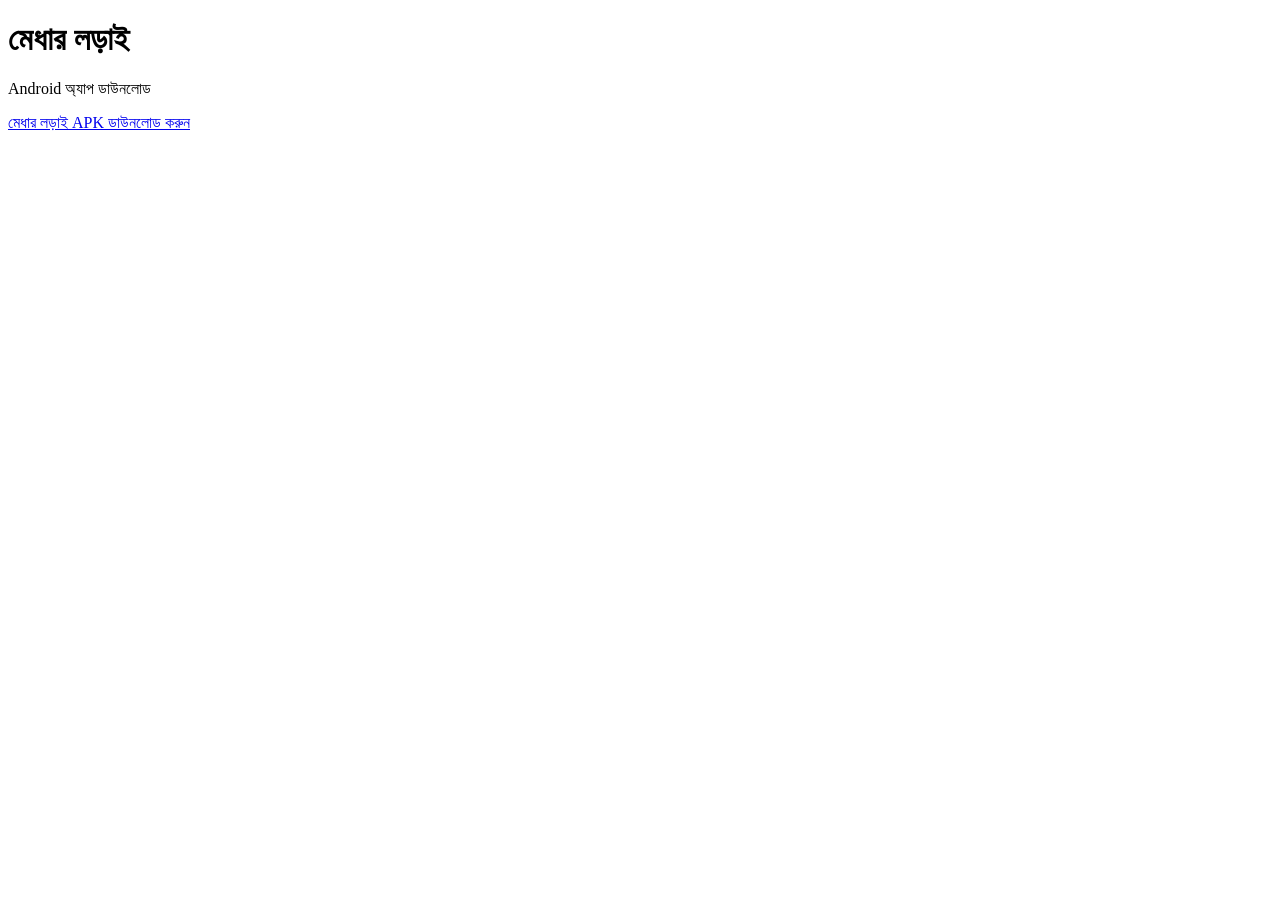
<file: download/index.html>
<!doctype html>
<html lang="bn"><head><meta charset="utf-8"><meta name="viewport" content="width=device-width, initial-scale=1"><title>মেধার লড়াই APK Download</title></head><body><h1>মেধার লড়াই</h1><p>Android অ্যাপ ডাউনলোড</p><p><a href="/download/medhar-lorai.apk" download>মেধার লড়াই APK ডাউনলোড করুন</a></p></body></html>
</file>
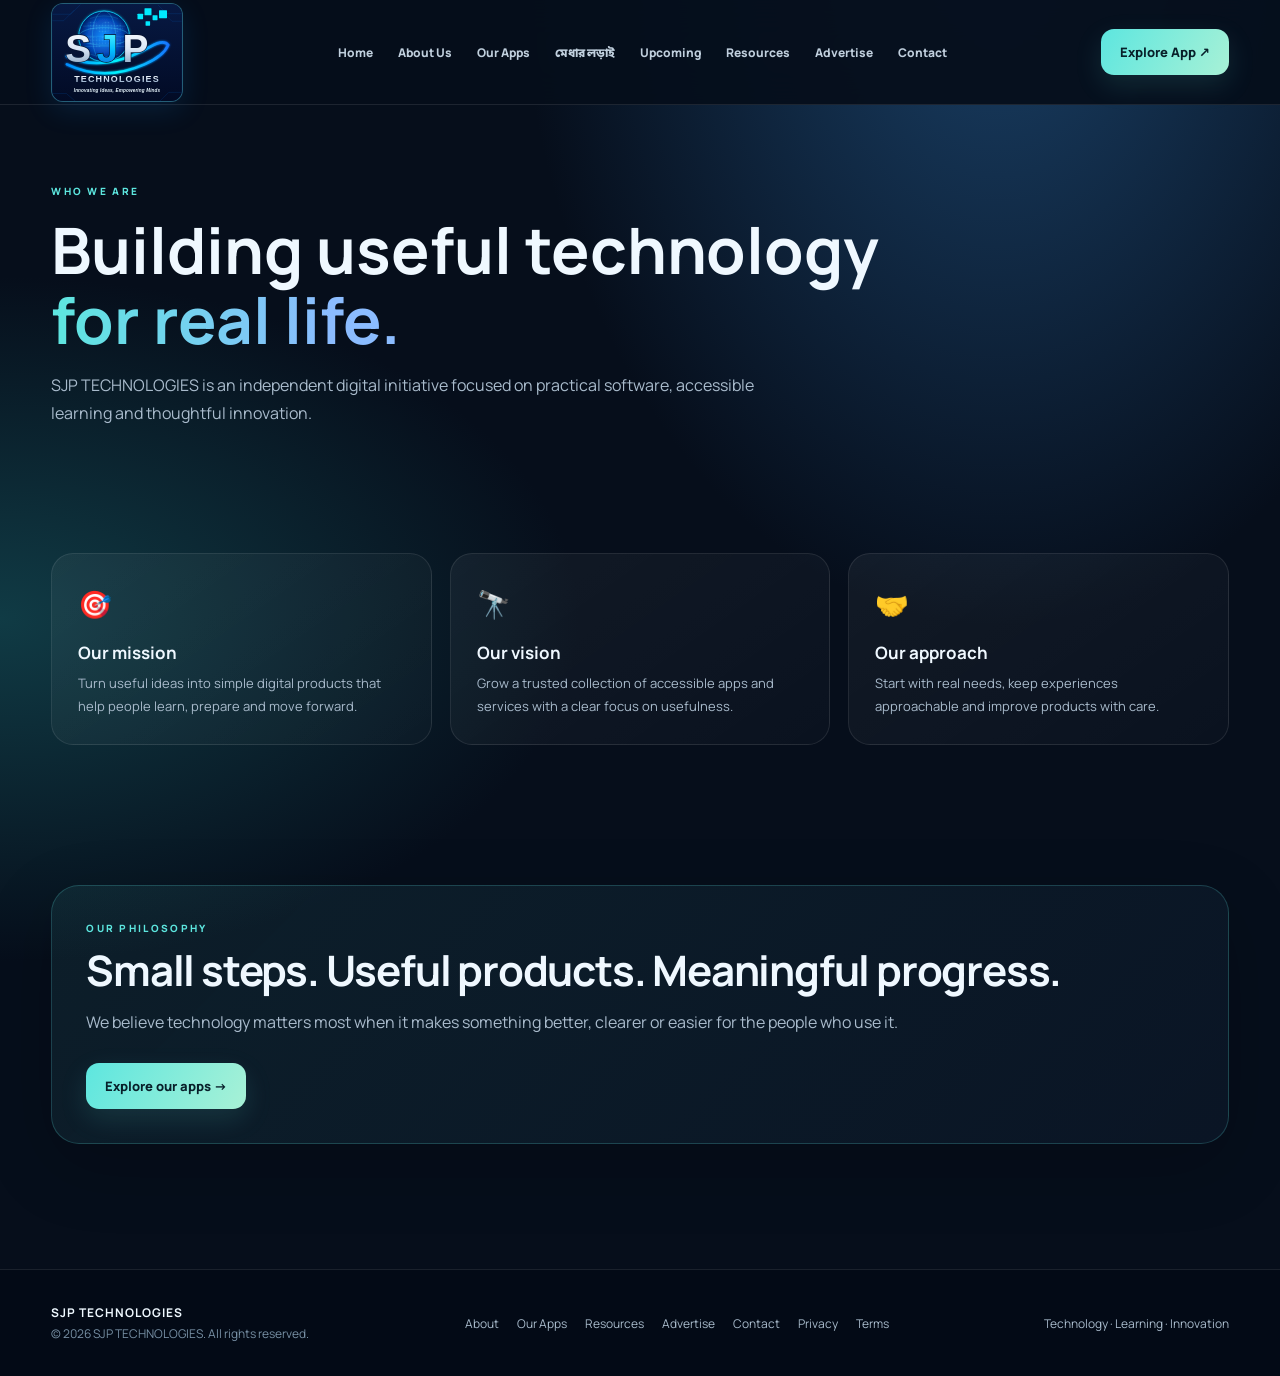
<file: about.html>
<!doctype html><html lang="en"><head><!-- Google tag (gtag.js) --><script async src="https://www.googletagmanager.com/gtag/js?id=G-Z1JJD395FD"></script><script>window.dataLayer=window.dataLayer||[];function gtag(){dataLayer.push(arguments);}gtag('js',new Date());gtag('config','G-Z1JJD395FD');</script><meta charset="utf-8"><meta name="viewport" content="width=device-width,initial-scale=1"><meta name="theme-color" content="#07111f"><title>About Us | SJP TECHNOLOGIES</title><link rel="stylesheet" href="style.css"></head><body><header class="site-header"><div class="wrap nav"><a class="brand" href="index.html" aria-label="SJP Technologies home"><span class="brand-logo"><svg class="official-logo-svg" xmlns="http://www.w3.org/2000/svg" viewBox="0 0 1200 900" role="img" aria-labelledby="t d">
<title id="t">SJP Technologies</title><desc id="d">Digital globe, silver and cyan SJP monogram, orbit swoosh, and the slogan Innovating Ideas, Empowering Minds.</desc>
<defs>
 <linearGradient id="bg" x2="0" y2="1"><stop stop-color="#071943"/><stop offset="1" stop-color="#020b25"/></linearGradient>
 <radialGradient id="globe"><stop stop-color="#128fff"/><stop offset=".68" stop-color="#0649b9"/><stop offset="1" stop-color="#021b5d"/></radialGradient>
 <linearGradient id="silver" x2="0" y2="1"><stop stop-color="#fff"/><stop offset=".52" stop-color="#d9e6f6"/><stop offset="1" stop-color="#7c9ab8"/></linearGradient>
 <linearGradient id="cyan" x2="0" y2="1"><stop stop-color="#62ffff"/><stop offset=".55" stop-color="#00bfff"/><stop offset="1" stop-color="#1261db"/></linearGradient>
 <linearGradient id="orbit"><stop stop-color="#008bff"/><stop offset=".5" stop-color="#00f4ff"/><stop offset="1" stop-color="#1475ff"/></linearGradient>
 <filter id="glow"><feGaussianBlur stdDeviation="9" result="b"/><feMerge><feMergeNode in="b"/><feMergeNode in="SourceGraphic"/></feMerge></filter>
 <pattern id="dots" width="14" height="14" patternUnits="userSpaceOnUse"><circle cx="4" cy="4" r="2.2" fill="#70eaff" opacity=".85"/></pattern>
</defs>
<rect width="1200" height="900" rx="38" fill="url(#bg)"/>
<g opacity=".35" fill="none" stroke="#0878e9" stroke-width="4"><path d="M0 95H170L260 5M0 155H105L205 55M1200 90H1060L980 10M1200 160H1110L1030 80"/><path d="M0 830H130L210 900M1200 820H1080L1000 900"/></g>
<circle cx="480" cy="300" r="235" fill="url(#globe)" stroke="#11d9ff" stroke-width="7" filter="url(#glow)"/>
<ellipse cx="480" cy="300" rx="235" ry="82" fill="none" stroke="#45dfff" stroke-width="4" opacity=".7"/>
<ellipse cx="480" cy="300" rx="108" ry="235" fill="none" stroke="#45dfff" stroke-width="4" opacity=".6"/>
<path d="M255 300H705M285 205H675M285 395H675" stroke="#45dfff" stroke-width="3" opacity=".48"/>
<path d="M350 135Q480 85 610 135M350 465Q480 515 610 465" stroke="#45dfff" stroke-width="3" fill="none" opacity=".45"/>
<path d="M325 180Q370 140 405 175T470 175T540 180T635 175L660 240Q620 270 585 250T510 260T430 255T340 255Z" fill="url(#dots)" opacity=".95"/>
<path d="M300 300Q350 270 390 300T470 300T550 300T660 300L640 375Q580 405 540 380T455 390T360 380Z" fill="url(#dots)" opacity=".85"/>
<g fill="#00eaff"><rect x="790" y="90" width="52" height="52" rx="4"/><rect x="855" y="40" width="65" height="65" rx="4"/><rect x="930" y="105" width="46" height="46" rx="4"/><rect x="990" y="58" width="74" height="74" rx="4"/><rect x="865" y="160" width="42" height="42" rx="4"/></g>
<path d="M135 490Q470 650 910 400Q1035 330 1075 385Q1035 485 855 565Q480 730 135 565" fill="none" stroke="#001743" stroke-width="42" opacity=".85"/>
<path d="M135 485Q470 645 910 395Q1035 325 1075 380Q1035 480 855 560Q480 725 135 560" fill="none" stroke="url(#orbit)" stroke-width="24" stroke-linecap="round" filter="url(#glow)"/>
<text x="120" y="535" font-family="Arial, sans-serif" font-size="360" font-weight="900" letter-spacing="-24" fill="url(#silver)" stroke="#07132f" stroke-width="12" paint-order="stroke">S</text>
<text x="410" y="535" font-family="Arial, sans-serif" font-size="360" font-weight="900" letter-spacing="-24" fill="url(#cyan)" stroke="#07132f" stroke-width="12" paint-order="stroke">J</text>
<text x="650" y="535" font-family="Arial, sans-serif" font-size="360" font-weight="900" letter-spacing="-24" fill="url(#silver)" stroke="#07132f" stroke-width="12" paint-order="stroke">P</text>
<path d="M190 625H1010" stroke="url(#orbit)" stroke-width="7"/>
<text x="600" y="720" text-anchor="middle" font-family="Arial, sans-serif" font-size="83" font-weight="800" letter-spacing="11" fill="url(#silver)">TECHNOLOGIES</text>
<text x="600" y="815" text-anchor="middle" font-family="Arial, sans-serif" font-size="43" font-style="italic" fill="#eaf8ff">Innovating Ideas, Empowering Minds</text>
</svg></span><span class="brand-wordmark">SJP<small>TECHNOLOGIES</small></span></a><nav class="nav-links" id="navLinks"><a href="index.html">Home</a><a href="about.html">About Us</a><a href="apps.html">Our Apps</a><a href="battle-of-brains.html">মেধার লড়াই</a><a href="upcoming.html">Upcoming</a><a href="resources.html">Resources</a><a href="advertise.html">Advertise</a><a href="contact.html">Contact</a></nav><a class="nav-cta" href="battle-of-brains.html">Explore App ↗</a><button class="menu-toggle" type="button" aria-label="Open navigation menu" aria-expanded="false" onclick="const n=document.getElementById('navLinks');n.classList.toggle('open');this.setAttribute('aria-expanded',n.classList.contains('open'))"><span></span><span></span><span></span></button></div></header><main><section class="wrap page-hero"><div class="eyebrow">Who we are</div><h1>Building useful technology<br><span class="gradient-text">for real life.</span></h1><p>SJP TECHNOLOGIES is an independent digital initiative focused on practical software, accessible learning and thoughtful innovation.</p></section><section class="wrap section"><div class="grid-3"><article class="info-card"><div class="info-icon">🎯</div><h3>Our mission</h3><p>Turn useful ideas into simple digital products that help people learn, prepare and move forward.</p></article><article class="info-card"><div class="info-icon">🔭</div><h3>Our vision</h3><p>Grow a trusted collection of accessible apps and services with a clear focus on usefulness.</p></article><article class="info-card"><div class="info-icon">🤝</div><h3>Our approach</h3><p>Start with real needs, keep experiences approachable and improve products with care.</p></article></div></section><section class="wrap section"><div class="highlight"><div class="eyebrow">Our philosophy</div><h2 class="section-title">Small steps. Useful products. Meaningful progress.</h2><p class="section-copy">We believe technology matters most when it makes something better, clearer or easier for the people who use it.</p><div class="actions"><a class="btn btn-primary" href="apps.html">Explore our apps →</a></div></div></section></main><footer class="site-footer"><div class="wrap footer-row"><div><strong style="color:#eff8ff;letter-spacing:1px">SJP TECHNOLOGIES</strong><div class="copyright">© <span id="year"></span> SJP TECHNOLOGIES. All rights reserved.</div></div><div class="footer-links"><a href="about.html">About</a><a href="apps.html">Our Apps</a><a href="resources.html">Resources</a><a href="advertise.html">Advertise</a><a href="contact.html">Contact</a><a href="privacy-policy.html">Privacy</a><a href="terms.html">Terms</a></div><div>Technology · Learning · Innovation</div></div></footer><script>document.getElementById('year').textContent=new Date().getFullYear();</script><script>(function(){const slug=location.pathname.split("/").pop().replace(".html","")||"index";fetch("https://sjp-website-api.shahjalalpramanik-bpl.workers.dev/page-cms",{cache:"no-store"}).then(r=>r.ok?r.json():null).then(d=>{const c=d&&d.pages&&d.pages[slug];if(!c)return;if(c.title)document.title=c.title;const set=(sel,v)=>{const el=document.querySelector(sel);if(el&&v)el.textContent=v};set(".page-hero h1",c.heroText);set(".page-hero p",c.introText);set(".section .section-title",c.sectionTitle);set(".section .section-copy",c.sectionText);}).catch(()=>{});})();</script><script src="page-cms.js?v=20261128-1"></script></body></html>
</file>
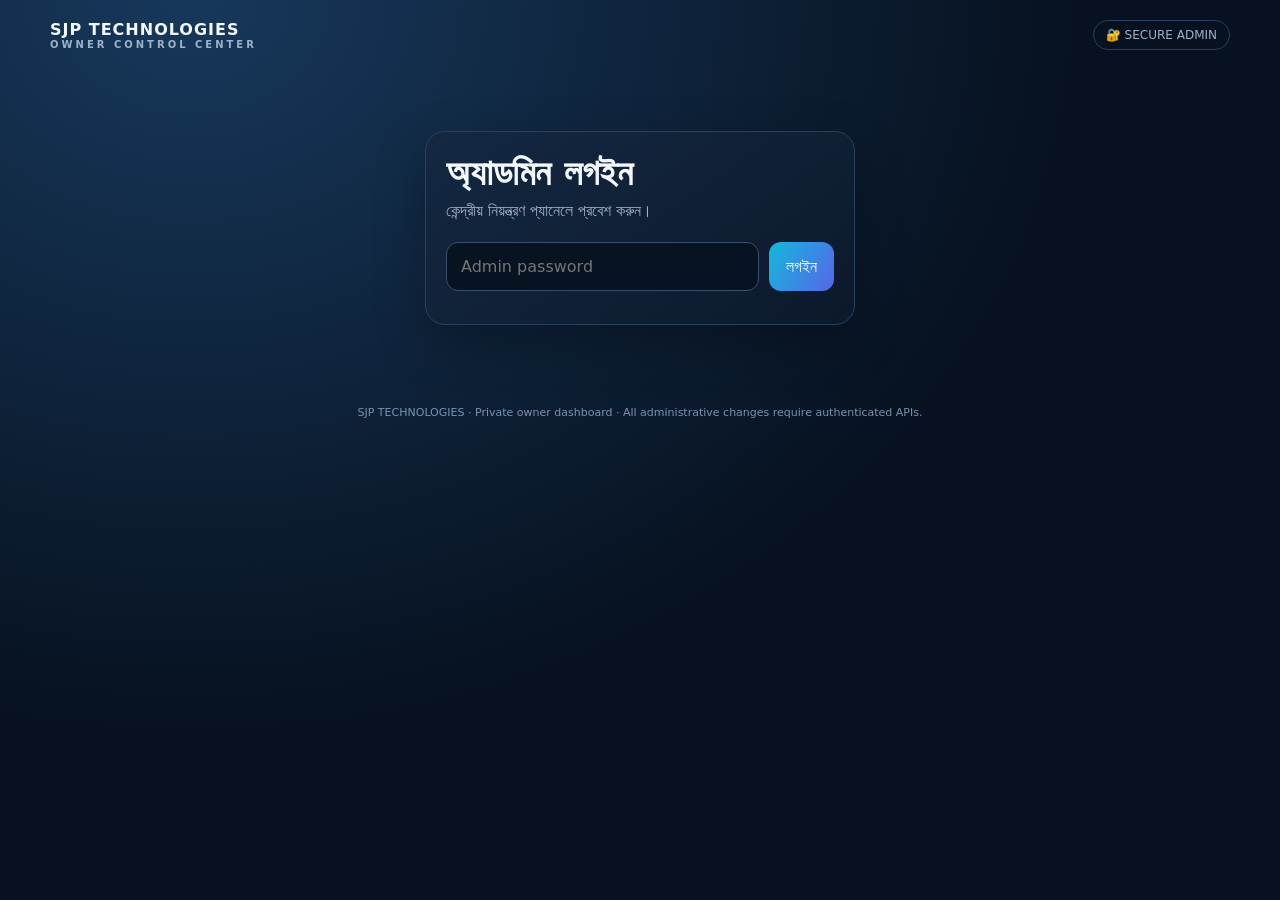
<file: admin.html>
<!doctype html>
<html lang="bn"><head>
<meta charset="utf-8"><meta name="viewport" content="width=device-width,initial-scale=1">
<meta name="robots" content="noindex,nofollow"><meta name="theme-color" content="#07111f">
<title>Control Center | SJP TECHNOLOGIES</title>
<style>
:root{color-scheme:dark;--bg:#07111f;--panel:#10213a;--panel2:#0b192b;--line:#29415f;--muted:#9eb2ca;--cyan:#38d9ef;--white:#f3f8ff;--green:#42d6a4;--amber:#ffc66d}
*{box-sizing:border-box}body{margin:0;min-height:100vh;background:radial-gradient(ellipse at 15% 0,#17385b 0,#07111f 58%);font-family:system-ui,-apple-system,"Noto Sans Bengali",sans-serif;color:var(--white);padding:20px 14px}
main{max-width:1180px;margin:auto}.top{display:flex;justify-content:space-between;align-items:center;gap:12px;margin-bottom:26px}.brand{font-weight:850;letter-spacing:1px}.brand small{display:block;color:var(--muted);font-size:10px;letter-spacing:3px}.pill{border:1px solid var(--line);border-radius:99px;padding:7px 12px;color:var(--muted);font-size:12px}
h1{font-size:clamp(25px,5vw,36px);margin:0 0 7px}.sub{color:var(--muted);margin:0 0 22px}.card{background:linear-gradient(145deg,#142842,#0c192b);border:1px solid var(--line);border-radius:20px;padding:20px;box-shadow:0 18px 50px #0004}.login{max-width:430px;margin:9vh auto}.field{display:flex;gap:10px;flex-wrap:wrap}input{min-width:0;flex:1;background:#071321;border:1px solid #38506e;border-radius:12px;padding:14px;color:white;font:inherit}textarea{width:100%;min-width:0;background:#071321;border:1px solid #38506e;border-radius:12px;padding:14px;color:white;font:inherit;resize:vertical}button,.btn{border:0;border-radius:12px;padding:12px 17px;background:linear-gradient(120deg,#12b9dc,#5865e8);color:white;font-weight:750;font:inherit;cursor:pointer;text-decoration:none;display:inline-block}.secondary{background:#1a304c;border:1px solid var(--line)}.danger{background:#71334a}
.hidden{display:none!important}.error{color:#ff9d9d}.status,.note{color:var(--muted);font-size:13px;line-height:1.7}.actions{display:flex;justify-content:space-between;align-items:center;gap:12px;flex-wrap:wrap;margin-bottom:18px}
.layout{display:grid;grid-template-columns:230px minmax(0,1fr);gap:18px}.side{align-self:start;position:sticky;top:14px}.side button{width:100%;text-align:left;margin:4px 0;background:transparent;border:1px solid transparent;color:#c7d8eb}.side button.active,.side button:hover{background:#173451;border-color:#315878;color:white}.side-title{font-size:11px;color:#7893b2;letter-spacing:2px;margin:4px 10px 10px}.section-head{display:flex;justify-content:space-between;align-items:center;gap:10px;margin-bottom:14px}.section-head h2{margin:0;font-size:21px}.grid{display:grid;grid-template-columns:repeat(3,minmax(0,1fr));gap:12px;margin:16px 0}.metric{background:#09192b;border:1px solid var(--line);border-radius:16px;padding:17px}.label{color:var(--muted);font-size:13px}.value{font-size:clamp(27px,5vw,36px);font-weight:850;margin-top:7px;color:var(--cyan)}.modules{display:grid;grid-template-columns:repeat(2,minmax(0,1fr));gap:12px}.module{background:#0b1b2e;border:1px solid var(--line);border-radius:16px;padding:17px}.module h3{margin:0 0 7px;font-size:16px}.module p{color:var(--muted);font-size:13px;line-height:1.6;margin:0 0 12px}.badge{display:inline-block;border-radius:99px;padding:4px 9px;font-size:11px;background:#173c38;color:#7de4c0}.badge.plan{background:#49391e;color:#ffd18a}.links{display:flex;gap:8px;flex-wrap:wrap;margin-top:16px}.links a{font-size:12px}.foot{color:#7893b2;font-size:11px;text-align:center;margin:22px 0}
@media(max-width:760px){.layout{grid-template-columns:1fr}.side{position:static;display:grid;grid-template-columns:repeat(2,minmax(0,1fr));gap:3px}.side-title{grid-column:1/-1}.grid{grid-template-columns:1fr}.modules{grid-template-columns:1fr}.top{align-items:flex-start}}
</style></head><body><main>
<div class="top"><div class="brand">SJP TECHNOLOGIES<small>OWNER CONTROL CENTER</small></div><span class="pill">🔐 SECURE ADMIN</span></div>
<section id="loginBox" class="card login"><h1>অ্যাডমিন লগইন</h1><p class="sub">কেন্দ্রীয় নিয়ন্ত্রণ প্যানেলে প্রবেশ করুন।</p><form id="loginForm"><div class="field"><input id="password" type="password" placeholder="Admin password" autocomplete="current-password" required><button type="submit">লগইন</button></div></form><p id="loginMessage" class="status" role="status"></p></section>
<section id="dashboard" class="hidden"><div class="actions"><div><h1>কেন্দ্রীয় Control Center</h1><p class="sub" style="margin:4px 0 0">ওয়েবসাইট · মেধার লড়াই · অ্যাপ ব্যবস্থাপনা</p></div><button id="logout" class="danger" type="button">লগআউট</button></div>
<div class="layout"><aside class="card side"><div class="side-title">CONTROL MENU</div><button class="active" data-tab="overview">📊 সার্বিক Dashboard</button><button data-tab="website">🌐 Website Control</button><button data-tab="page-cms">📝 All Pages CMS</button><button data-tab="website-content">✍️ Page Content Editor</button><button data-tab="questions">🧠 Question Bank</button><button data-tab="app">📱 App Control</button><button data-tab="users">👥 Users & Leaderboard</button><button data-tab="reports">📈 Analytics & Reports</button><button data-tab="security">🛡️ Backup & Security</button></aside>
<div>
<section class="card tab" id="tab-overview"><div class="section-head"><h2>ভিজিটর ও সার্বিক অবস্থা</h2><div class="field"><button id="systemCheck" class="secondary" type="button">সিস্টেম পরীক্ষা</button><button id="refresh" class="secondary" type="button">↻ Refresh</button></div></div><p id="systemCheckStatus" class="status">Worker, Admin API ও CMS সংযোগ পরীক্ষা করা হয়নি।</p><div class="grid"><article class="metric"><div class="label">সর্বমোট ইউনিক ভিজিটর</div><div id="total" class="value">—</div></article><article class="metric"><div class="label">আজকের ইউনিক ভিজিটর</div><div id="today" class="value">—</div></article><article class="metric"><div class="label">এখন অনলাইন</div><div id="online" class="value">—</div></article></div><p id="updated" class="status">ডেটা লোড হচ্ছে…</p><div class="links"><a class="btn secondary" href="https://sjp-technologies.github.io/" target="_blank" rel="noopener">ওয়েবসাইট দেখুন ↗</a><a class="btn secondary" href="https://sjp-technologies.github.io/battle-of-brains.html" target="_blank" rel="noopener">মেধার লড়াই পেজ ↗</a><a class="btn secondary" href="https://github.com/sjp-technologies/sjp-technologies.github.io" target="_blank" rel="noopener">Website Repository ↗</a><a class="btn secondary" href="https://github.com/shahjalalpramanikbpl/medhar-lorai" target="_blank" rel="noopener">App Repository ↗</a></div></section>
<section class="card tab hidden" id="tab-website"><div class="section-head"><h2>🌐 Website Control</h2><span class="badge">নোটিশ নিয়ন্ত্রণ চালু</span></div><article class="module"><h3>হোমপেজের জরুরি নোটিশ</h3><p>এখানে লেখা সংরক্ষণ করলে ওয়েবসাইটের হোমপেজে দেখাবে। চালু/বন্ধ করা যাবে; সর্বোচ্চ ৩০০ অক্ষর।</p><label class="status" for="noticeText">নোটিশের লেখা</label><textarea id="noticeText" maxlength="300" rows="3" style="width:100%;margin:8px 0 12px;background:#071321;border:1px solid #38506e;border-radius:12px;padding:14px;color:white;font:inherit"></textarea><label style="display:flex;gap:9px;align-items:center;margin-bottom:14px"><input id="noticeEnabled" type="checkbox" style="flex:0;min-width:auto"> হোমপেজে নোটিশটি দেখান</label><div class="field"><button id="saveNotice" type="button">নোটিশ সংরক্ষণ</button><span id="noticeStatus" class="status" role="status"></span></div></article><div class="modules" style="margin-top:14px"><article class="module"><h3>অন্যান্য পেজ ও কনটেন্ট</h3><p>হোমপেজসহ ৮টি প্রধান পেজের শিরোনাম, Hero heading, পরিচিতি ও প্রথম Section text কেন্দ্রীয় CMS থেকে সম্পাদনা করা যায়।</p><a class="btn secondary" href="https://github.com/sjp-technologies/sjp-technologies.github.io" target="_blank" rel="noopener">পেজ ফাইল ও কোড ↗</a></article></div></section>
<section class="card tab hidden" id="tab-website-content"><div class="section-head"><h2>✍️ হোমপেজ কনটেন্ট এডিটর</h2><span class="badge">লাইভ কনটেন্ট API</span></div><p class="note">এখানে পরিবর্তন সংরক্ষণ করলে মূল ওয়েবসাইটের হোমপেজে দেখাবে।</p><div class="modules"><article class="module"><label class="status" for="cmsHeroTitle">প্রধান শিরোনাম</label><input id="cmsHeroTitle" maxlength="500"><label class="status" for="cmsHeroSubtitle">শিরোনামের নিচের বর্ণনা</label><textarea id="cmsHeroSubtitle" rows="3" maxlength="500"></textarea><label class="status" for="cmsHeroPrimary">প্রথম বাটনের লেখা</label><input id="cmsHeroPrimary" maxlength="500"><label class="status" for="cmsHeroSecondary">দ্বিতীয় বাটনের লেখা</label><input id="cmsHeroSecondary" maxlength="500"></article><article class="module"><label class="status" for="cmsFeaturedTitle">What drives us শিরোনাম</label><input id="cmsFeaturedTitle" maxlength="500"><label class="status" for="cmsFeaturedDescription">What drives us বর্ণনা</label><textarea id="cmsFeaturedDescription" rows="3" maxlength="500"></textarea><label class="status" for="cmsAppDescription">মেধার লড়াই পরিচিতি</label><textarea id="cmsAppDescription" rows="3" maxlength="500"></textarea></article></div><div class="field" style="margin-top:14px"><button id="loadContent" class="secondary" type="button">বর্তমান লেখা আনুন</button><button id="saveContent" type="button">হোমপেজে প্রকাশ করুন</button><span id="contentStatus" class="status" role="status"></span></div></section><section class="card tab hidden" id="tab-page-cms"><div class="section-head"><h2>📝 সব পেজের CMS</h2><span class="badge">Multi-page CMS API</span></div><p class="note">৮টি পেজের Title, Hero, image, CTA buttons, দুইটি content section এবং SEO description সম্পাদনা করুন।</p><div class="modules"><article class="module"><label class="status" for="pageCmsSelect">পেজ নির্বাচন</label><select id="pageCmsSelect"><option value="index">Home</option><option value="about">About Us</option><option value="apps">Our Apps</option><option value="advertise">Advertise</option><option value="battle-of-brains">মেধার লড়াই</option><option value="contact">Contact</option><option value="resources">Resources</option><option value="upcoming">Upcoming</option></select><label class="status" for="pcTitle">Page title</label><input id="pcTitle" maxlength="1200"><label class="status" for="pcHero">Hero heading</label><textarea id="pcHero" rows="2" maxlength="1200"></textarea><label class="status" for="pcIntro">Hero description</label><textarea id="pcIntro" rows="3" maxlength="1200"></textarea><label class="status" for="pcHeroImage">Hero image URL (HTTPS)</label><input id="pcHeroImage" type="url" maxlength="1200" placeholder="https://..."><label class="status" for="pcPrimaryText">Primary button text</label><input id="pcPrimaryText" maxlength="1200"><label class="status" for="pcPrimaryUrl">Primary button URL (HTTPS)</label><input id="pcPrimaryUrl" type="url" maxlength="1200"><label class="status" for="pcSecondaryText">Secondary button text</label><input id="pcSecondaryText" maxlength="1200"><label class="status" for="pcSecondaryUrl">Secondary button URL (HTTPS)</label><input id="pcSecondaryUrl" type="url" maxlength="1200"><label class="status" for="pcSectionTitle">Section 1 heading</label><input id="pcSectionTitle" maxlength="1200"><label class="status" for="pcSectionText">Section 1 description</label><textarea id="pcSectionText" rows="3" maxlength="1200"></textarea><label class="status" for="pcSection2Title">Section 2 heading</label><input id="pcSection2Title" maxlength="1200"><label class="status" for="pcSection2Text">Section 2 description</label><textarea id="pcSection2Text" rows="3" maxlength="1200"></textarea><label class="status" for="pcSeo">SEO meta description</label><textarea id="pcSeo" rows="2" maxlength="1200"></textarea><div class="field"><button id="pcLoad" class="secondary" type="button">Load page</button><button id="pcSave" type="button">Save page content</button><span id="pcStatus" class="status"></span></div></article></div></section><section class="card tab hidden" id="tab-questions"><div class="section-head"><h2>🧠 মেধার লড়াই · Question Bank</h2><span class="badge plan">পরবর্তী ধাপ</span></div><div class="modules"><article class="module"><h3>প্রশ্ন যোগ ও সম্পাদনা</h3><p>সম্পূর্ণ প্রশ্ন যোগ/সম্পাদনা/মোছা, ডুপ্লিকেট যাচাই, JSON আমদানি-রপ্তানি ও প্রকাশ App Admin-এ আগে থেকেই চালু।</p><a class="btn" href="https://shahjalalpramanikbpl.github.io/medhar-lorai/admin.html" target="_blank" rel="noopener">Question Bank খুলুন ↗</a></article><article class="module"><h3>প্রশ্নব্যাংক ও ব্যাকআপ</h3><p>প্রশ্নব্যাংকের JSON export/import এবং private version backup/restore App Admin-এ রয়েছে।</p><a class="btn secondary" href="https://shahjalalpramanikbpl.github.io/medhar-lorai/admin.html" target="_blank" rel="noopener">Backup & Restore ↗</a></article></div></section>
<section class="card tab hidden" id="tab-app"><div class="section-head"><h2>📱 মেধার লড়াই · App Control</h2><span class="badge">Firebase owner protected</span></div><p class="note">এই কেন্দ্রীয় প্যানেল থেকেই অ্যাপের পূর্ণ App Admin Console ব্যবহার করুন। নিরাপত্তার জন্য অ্যাপ কনসোলে Firebase মালিকের অ্যাকাউন্ট দিয়ে আলাদা লগইন করতে হবে; ওয়েবসাইটের পাসওয়ার্ড সেখানে পাঠানো হয় না।</p><div class="field"><button id="loadAppConsole" type="button">অ্যাপ কন্ট্রোল এখানে খুলুন</button><a class="btn secondary" href="https://shahjalalpramanikbpl.github.io/medhar-lorai/admin.html" target="_blank" rel="noopener">নতুন ট্যাবে খুলুন ↗</a></div><div id="appConsoleStatus" class="status">কনসোল লোড করতে বাটনে চাপ দিন।</div><iframe id="appConsoleFrame" title="Battle of Brains Firebase Admin Console" data-src="https://shahjalalpramanikbpl.github.io/medhar-lorai/admin.html" loading="lazy" style="display:block;width:100%;height:78vh;min-height:720px;border:1px solid #29415f;border-radius:14px;background:#07111f;margin-top:14px" referrerpolicy="strict-origin-when-cross-origin"></iframe></section>
<section class="card tab hidden" id="tab-users"><div class="section-head"><h2>👥 Users & Leaderboard</h2><span class="badge plan">পরবর্তী ধাপ</span></div><div class="modules"><article class="module"><h3>ব্যবহারকারী</h3><p>Firebase নিবন্ধিত ব্যবহারকারী দেখা ও খোঁজার সুবিধা App Admin-এ আছে।</p><a class="btn" href="https://shahjalalpramanikbpl.github.io/medhar-lorai/admin.html" target="_blank" rel="noopener">Users & Leaderboard ↗</a></article><article class="module"><h3>লিডারবোর্ড</h3><p>লিডারবোর্ড দেখা, CSV রপ্তানি এবং লিডারবোর্ড রেকর্ড মডারেশন App Admin-এ চালু।</p><a class="btn secondary" href="https://shahjalalpramanikbpl.github.io/medhar-lorai/admin.html" target="_blank" rel="noopener">Leaderboard খুলুন ↗</a></article></div></section>
<section class="card tab hidden" id="tab-reports"><div class="section-head"><h2>📈 Analytics & Reports</h2><span class="badge plan">পরবর্তী ধাপ</span></div><div class="modules"><article class="module"><h3>দেশ, পেজ ও ডিভাইস</h3><p>GA4 Data API দিয়ে সক্রিয় ব্যবহারকারী, সেশন, পেজভিউ ও এনগেজমেন্ট রিপোর্ট আনুন। GA4 Data API সংযোগ পরীক্ষা করতে রিপোর্ট আনুন। প্রয়োজনীয় credentials Worker-এ আগে থেকেই কনফিগার করা আছে।</p><div class="field"><label>শুরুর তারিখ <input id="gaStart" value="7daysAgo"></label><label>শেষ তারিখ <input id="gaEnd" value="today"></label><button id="loadGa4" type="button">GA4 রিপোর্ট আনুন</button></div><pre id="gaOutput" style="white-space:pre-wrap;overflow-wrap:anywhere;color:#bcd0e6;font-size:12px"></pre><a class="btn secondary" href="https://analytics.google.com/" target="_blank" rel="noopener">Google Analytics খুলুন ↗</a></article><article class="module"><h3>অ্যাপ রিপোর্ট</h3><p>অ্যাপের registered users, online activity ও leaderboard App Admin-এ পাওয়া যায়। পূর্ণ event analytics এখনো বাকি।</p><a class="btn secondary" href="https://shahjalalpramanikbpl.github.io/medhar-lorai/admin.html" target="_blank" rel="noopener">App Reports ↗</a></article></div></section>
<section class="card tab hidden" id="tab-security"><div class="section-head"><h2>🛡️ Backup & Security</h2><span class="badge plan">পরবর্তী ধাপ</span></div><div class="modules"><article class="module"><h3>Website Backup Export</h3><p>এটি Worker-এর CMS, নোটিশ, ভিজিটর, দৈনিক ভিজিট ও Admin Activity Log-এর পূর্ণ ডেটাবেস JSON ব্যাকআপ। HTML/CSS/JS সোর্সের জন্য Source ZIP এবং Firebase প্রশ্নব্যাংকের জন্য App Admin backup ব্যবহার করুন।</p><button id="downloadBackup" type="button">সম্পূর্ণ Website Data Backup ডাউনলোড</button><label class="status" for="restoreBackupFile">Backup Restore (পুরোনো ডেটা প্রতিস্থাপিত হবে)</label><input id="restoreBackupFile" type="file" accept="application/json"><button id="restoreBackup" class="danger" type="button">Backup Restore করুন</button><p id="backupStatus" class="status"></p><a class="btn secondary" href="https://github.com/sjp-technologies/sjp-technologies.github.io/archive/refs/heads/main.zip" target="_blank" rel="noopener">সম্পূর্ণ Website Source ZIP ↗</a><a class="btn secondary" href="https://shahjalalpramanikbpl.github.io/medhar-lorai/admin.html" target="_blank" rel="noopener">App Backup ↗</a></article><article class="module"><h3>Admin Activity Log</h3><p>লগে Worker-এ সম্পন্ন Website CMS, নোটিশ ও Restore কার্যক্রম থাকে। App/Firebase-এর পৃথক Admin কার্যক্রম App Admin-এর নিজস্ব ব্যবস্থায় থাকে।</p><div class="field"><input id="auditSearch" type="search" placeholder="কাজ, বিবরণ বা অ্যাডমিন খুঁজুন" style="max-width:320px"><button id="loadAudit" class="secondary" type="button">Audit Log দেখুন</button><button id="exportAudit" class="secondary" type="button">JSON Export</button></div><pre id="auditOutput" style="white-space:pre-wrap;overflow-wrap:anywhere;color:#bcd0e6;font-size:12px"></pre></article></div></section>
</div></div></section><p class="foot">SJP TECHNOLOGIES · Private owner dashboard · All administrative changes require authenticated APIs.</p>
</main><script>
const API="https://sjp-website-api.shahjalalpramanik-bpl.workers.dev",key="sjp_admin_session";
const loginBox=document.getElementById("loginBox"),dashboard=document.getElementById("dashboard"),message=document.getElementById("loginMessage");
function showDashboard(){loginBox.classList.add("hidden");dashboard.classList.remove("hidden");loadStats();loadNotice();loadContent()}
function showLogin(){dashboard.classList.add("hidden");loginBox.classList.remove("hidden")}
async function loadStats(){const token=sessionStorage.getItem(key);if(!token)return showLogin();try{const r=await fetch(API+"/admin/stats",{headers:{Authorization:"Bearer "+token},cache:"no-store"});if(r.status===401){sessionStorage.removeItem(key);showLogin();message.textContent="সেশন শেষ হয়েছে। আবার লগইন করুন।";return}if(!r.ok)throw Error("ডেটা পাওয়া যায়নি");const d=await r.json();for(const [id,v] of [["total",d.totalVisitors],["today",d.todayVisitors],["online",d.currentlyOnline]])document.getElementById(id).textContent=Number(v||0).toLocaleString("bn-BD");document.getElementById("updated").textContent="সর্বশেষ আপডেট: "+new Date().toLocaleString("bn-BD",{timeZone:"Asia/Dhaka"})}catch(e){document.getElementById("updated").textContent="ডেটা লোড করা যায়নি। Worker সংযোগ পরীক্ষা করুন।"}}
document.getElementById("loginForm").addEventListener("submit",async e=>{e.preventDefault();message.textContent="যাচাই হচ্ছে…";message.className="status";try{const r=await fetch(API+"/admin/login",{method:"POST",headers:{"Content-Type":"application/json"},body:JSON.stringify({password:document.getElementById("password").value})});const d=await r.json();if(!r.ok)throw Error(d.error||"লগইন ব্যর্থ");sessionStorage.setItem(key,d.token);document.getElementById("password").value="";message.textContent="";showDashboard()}catch(err){message.textContent=err.message;message.className="status error"}});
async function secureGet(path){const token=sessionStorage.getItem(key);const r=await fetch(API+path,{headers:{Authorization:"Bearer "+token},cache:"no-store"});const d=await r.json();if(!r.ok)throw Error(d.error||"অনুরোধ ব্যর্থ");return d}
async function logAdminAction(action,summary){try{await fetch(API+"/admin/audit-event",{method:"POST",headers:{"Content-Type":"application/json",Authorization:"Bearer "+sessionStorage.getItem(key)},body:JSON.stringify({action,summary})})}catch(_){}}
document.getElementById("downloadBackup").addEventListener("click",async()=>{const el=document.getElementById("backupStatus");el.textContent="Backup তৈরি হচ্ছে…";try{const d=await secureGet("/admin/backup");const blob=new Blob([JSON.stringify(d,null,2)],{type:"application/json"});const a=document.createElement("a");a.href=URL.createObjectURL(blob);a.download="sjp-website-backup-"+new Date().toISOString().slice(0,10)+".json";a.click();URL.revokeObjectURL(a.href);el.textContent="Backup ডাউনলোড শুরু হয়েছে"}catch(e){el.textContent=e.message}});
document.getElementById("restoreBackup").addEventListener("click",async()=>{const el=document.getElementById("backupStatus"),input=document.getElementById("restoreBackupFile"),file=input.files&&input.files[0];if(!file){el.textContent="আগে একটি Website Backup JSON ফাইল নির্বাচন করুন।";return}if(file.size>25*1024*1024){el.textContent="ফাইলটি ২৫ MB-এর বেশি; নিরাপদ Restore সীমা অতিক্রম করেছে।";return}el.textContent="প্রথমে নিরাপদ Dry Run যাচাই হচ্ছে…";try{const backup=JSON.parse(await file.text());if(backup.format!=="sjp-website-backup-v2")throw Error("এটি সমর্থিত SJP Website Backup v2 ফাইল নয়।");const headers={"Content-Type":"application/json",Authorization:"Bearer "+sessionStorage.getItem(key)};const test=await fetch(API+"/admin/restore",{method:"POST",headers,body:JSON.stringify({...backup,dryRun:true})});const check=await test.json();if(!test.ok||!check.validated)throw Error(check.error||"Dry Run validation ব্যর্থ");const counts=check.counts||{};const summary="CMS/config: "+(counts.siteConfig||0)+", Visitors: "+(counts.visitors||0)+", Daily visits: "+(counts.dailyVisits||0)+", Audit: "+(counts.audit||0);if(!confirm("Dry Run সফল।\n"+summary+"\n\nএবার Restore করলে বর্তমান Worker database সম্পূর্ণ প্রতিস্থাপিত হবে। আগে বর্তমান Backup ডাউনলোড করেছেন তো? নিশ্চিতভাবে Restore করবেন?")){el.textContent="Dry Run সফল; Restore বাতিল করা হয়েছে—কোনো ডেটা পরিবর্তন হয়নি।";return}el.textContent="যাচাইকৃত Backup Restore হচ্ছে…";const r=await fetch(API+"/admin/restore",{method:"POST",headers,body:JSON.stringify(backup)});const d=await r.json();if(!r.ok)throw Error(d.error||"Restore ব্যর্থ");el.textContent="Restore সফল ✓ "+JSON.stringify(d.restored)+" — Activity Log-এ RESTORE রেকর্ড যুক্ত হয়েছে।";input.value="";await loadStats()}catch(e){el.textContent="Restore ব্যর্থ: "+e.message}});
document.getElementById("loadGa4").addEventListener("click",async()=>{const el=document.getElementById("gaOutput");el.textContent="GA4 রিপোর্ট আনা হচ্ছে…";try{const r=await fetch(API+"/admin/ga4-report",{method:"POST",headers:{"Content-Type":"application/json",Authorization:"Bearer "+sessionStorage.getItem(key)},body:JSON.stringify({startDate:document.getElementById("gaStart").value.trim(),endDate:document.getElementById("gaEnd").value.trim()})});const d=await r.json();if(!r.ok)throw Error(d.error+(d.details?": "+d.details:""));el.textContent=JSON.stringify(d,null,2)}catch(e){el.textContent=e.message}});
let cachedAuditItems=[];function renderAudit(){const el=document.getElementById("auditOutput"),q=document.getElementById("auditSearch").value.trim().toLowerCase();const items=cachedAuditItems.filter(x=>[x.actor,x.action,x.config_key,x.summary].some(v=>String(v||"").toLowerCase().includes(q)));el.textContent=items.length?items.map(x=>{let line=new Date(x.changed_at).toLocaleString("bn-BD",{timeZone:"Asia/Dhaka"})+" | "+(x.actor||"owner")+" | "+x.action+" | "+x.config_key+" | "+x.summary;if(x.before_value!==null&&x.before_value!==undefined)line+="\nআগে: "+String(x.before_value).slice(0,1200);if(x.after_value!==null&&x.after_value!==undefined)line+="\nপরে: "+String(x.after_value).slice(0,1200);return line}).join(String.fromCharCode(10)+"\n"):"মিল পাওয়া যায়নি / কোনো রেকর্ড নেই।"}document.getElementById("auditSearch").addEventListener("input",renderAudit);document.getElementById("exportAudit").addEventListener("click",()=>{const blob=new Blob([JSON.stringify(cachedAuditItems,null,2)],{type:"application/json"}),a=document.createElement("a");a.href=URL.createObjectURL(blob);a.download="sjp-admin-activity-log-"+new Date().toISOString().slice(0,10)+".json";a.click();URL.revokeObjectURL(a.href)});document.getElementById("loadAudit").addEventListener("click",async()=>{const el=document.getElementById("auditOutput");el.textContent="লোড হচ্ছে…";try{const d=await secureGet("/admin/audit");cachedAuditItems=d.items||[];renderAudit();}catch(e){el.textContent=e.message}});
document.getElementById("loadAppConsole").addEventListener("click",()=>{const frame=document.getElementById("appConsoleFrame");if(!frame.src||frame.src==="about:blank")frame.src=frame.dataset.src;document.getElementById("appConsoleStatus").textContent="অ্যাপের Firebase Admin Console লোড করা হচ্ছে…";logAdminAction("APP_CONSOLE_OPEN","Central admin opened embedded Firebase app console");frame.onload=()=>document.getElementById("appConsoleStatus").textContent="কনসোল লোড হয়েছে। Firebase মালিকের অ্যাকাউন্ট দিয়ে লগইন করুন।"});
document.getElementById("logout").addEventListener("click",async()=>{await logAdminAction("ADMIN_LOGOUT","Owner admin logged out");sessionStorage.removeItem(key);showLogin()});document.getElementById("refresh").addEventListener("click",loadStats);
document.getElementById("systemCheck").addEventListener("click",async()=>{
 const out=document.getElementById("systemCheckStatus"),token=sessionStorage.getItem(key);
 if(!token){out.textContent="অ্যাডমিন সেশন নেই; আগে লগইন করুন।";return}
 out.textContent="সংযোগ পরীক্ষা চলছে…";
 const checks=[];
 async function check(label,path,auth=true){
  try{
   const r=await fetch(API+path,{headers:auth?{Authorization:"Bearer "+token}:{},cache:"no-store"});
   let data={};try{data=await r.json()}catch{}
   checks.push((r.ok?"✓ ":"✕ ")+label+" — HTTP "+r.status+(data.error?": "+data.error:""));
  }catch(e){checks.push("✕ "+label+" — "+String(e.message||e))}
 }
 await check("Worker Health","/health",false);
 await check("Admin Stats API","/admin/stats");
 await check("Multi-page CMS API","/admin/page-cms");
 try{const d=await secureGet("/admin/diagnostics");const c=d.counts||{};checks.push("✓ Database/CMS diagnostics — Config "+(c.siteConfig??0)+", CMS pages "+(c.cmsPages??0)+", Visitors "+(c.visitors??0)+", Daily visits "+(c.dailyVisits??0)+", Audit "+(c.audit??0));if(!c.siteConfig)checks.push("⚠ CMS/Config database empty; save a CMS page then rerun diagnostics.");}catch(e){checks.push("✕ Database/CMS diagnostics — "+e.message)}
 out.textContent=checks.join("\n")+"\nপরীক্ষার সময়: "+new Date().toLocaleString("bn-BD",{timeZone:"Asia/Dhaka"});await logAdminAction("SYSTEM_DIAGNOSTICS",checks.join("; "));
});

async function loadNotice(){const token=sessionStorage.getItem(key);if(!token)return;const s=document.getElementById("noticeStatus");try{const r=await fetch(API+"/admin/site-config",{headers:{Authorization:"Bearer "+token},cache:"no-store"});if(!r.ok)throw Error("নোটিশ লোড হয়নি");const d=await r.json();document.getElementById("noticeText").value=d.announcement?.text||"";document.getElementById("noticeEnabled").checked=!!d.announcement?.enabled;s.textContent="সর্বশেষ সংরক্ষিত নোটিশ লোড হয়েছে"}catch(e){s.textContent=e.message}}
document.getElementById("saveNotice").addEventListener("click",async()=>{const token=sessionStorage.getItem(key),s=document.getElementById("noticeStatus");s.textContent="সংরক্ষণ হচ্ছে…";try{const r=await fetch(API+"/admin/site-config",{method:"POST",headers:{"Content-Type":"application/json",Authorization:"Bearer "+token},body:JSON.stringify({text:document.getElementById("noticeText").value,enabled:document.getElementById("noticeEnabled").checked})});const d=await r.json();if(!r.ok)throw Error(d.error||"সংরক্ষণ ব্যর্থ");s.textContent="সফলভাবে সংরক্ষিত ✓"}catch(e){s.textContent=e.message}});

async function loadContent(){const token=sessionStorage.getItem(key);if(!token)return;const s=document.getElementById("contentStatus");s.textContent="কনটেন্ট লোড হচ্ছে…";try{const r=await fetch(API+"/admin/site-content",{headers:{Authorization:"Bearer "+token},cache:"no-store"});const d=await r.json();if(!r.ok)throw Error(d.error||"কনটেন্ট লোড হয়নি");const c=d.content||{};for(const [id,k] of [["cmsHeroTitle","heroTitle"],["cmsHeroSubtitle","heroSubtitle"],["cmsHeroPrimary","heroPrimaryButton"],["cmsHeroSecondary","heroSecondaryButton"],["cmsFeaturedTitle","featuredTitle"],["cmsFeaturedDescription","featuredDescription"],["cmsAppDescription","appDescription"]])document.getElementById(id).value=c[k]||"";s.textContent="বর্তমান হোমপেজ কনটেন্ট লোড হয়েছে"}catch(e){s.textContent=e.message}}
document.getElementById("loadContent").addEventListener("click",loadContent);
document.getElementById("saveContent").addEventListener("click",async()=>{const token=sessionStorage.getItem(key),s=document.getElementById("contentStatus");s.textContent="সংরক্ষণ হচ্ছে…";const body={heroTitle:document.getElementById("cmsHeroTitle").value,heroSubtitle:document.getElementById("cmsHeroSubtitle").value,heroPrimaryButton:document.getElementById("cmsHeroPrimary").value,heroSecondaryButton:document.getElementById("cmsHeroSecondary").value,featuredTitle:document.getElementById("cmsFeaturedTitle").value,featuredDescription:document.getElementById("cmsFeaturedDescription").value,appDescription:document.getElementById("cmsAppDescription").value};try{const r=await fetch(API+"/admin/site-content",{method:"POST",headers:{"Content-Type":"application/json",Authorization:"Bearer "+token},body:JSON.stringify(body)});const d=await r.json();if(!r.ok)throw Error(d.error||"সংরক্ষণ ব্যর্থ");s.textContent="সফলভাবে সংরক্ষিত ✓ ওয়েবসাইট রিফ্রেশ করুন।"}catch(e){s.textContent=e.message}});
async function pcLoad(){const st=document.getElementById("pcStatus");st.textContent="লোড হচ্ছে…";try{const d=await secureGet("/admin/page-cms"),p=(d.pages||{})[document.getElementById("pageCmsSelect").value]||{};for(const [id,k] of [["pcTitle","title"],["pcHero","heroText"],["pcIntro","introText"],["pcHeroImage","heroImage"],["pcPrimaryText","primaryButtonText"],["pcPrimaryUrl","primaryButtonUrl"],["pcSecondaryText","secondaryButtonText"],["pcSecondaryUrl","secondaryButtonUrl"],["pcSectionTitle","sectionTitle"],["pcSectionText","sectionText"],["pcSection2Title","section2Title"],["pcSection2Text","section2Text"],["pcSeo","seoDescription"]])document.getElementById(id).value=p[k]||"";st.textContent="লোড সম্পন্ন"}catch(e){st.textContent=e.message}}
document.getElementById("pcLoad").addEventListener("click",pcLoad);document.getElementById("pageCmsSelect").addEventListener("change",pcLoad);document.getElementById("pcSave").addEventListener("click",async()=>{const st=document.getElementById("pcStatus");st.textContent="সংরক্ষণ হচ্ছে…";const body={page:document.getElementById("pageCmsSelect").value,title:document.getElementById("pcTitle").value,heroText:document.getElementById("pcHero").value,introText:document.getElementById("pcIntro").value,heroImage:document.getElementById("pcHeroImage").value,primaryButtonText:document.getElementById("pcPrimaryText").value,primaryButtonUrl:document.getElementById("pcPrimaryUrl").value,secondaryButtonText:document.getElementById("pcSecondaryText").value,secondaryButtonUrl:document.getElementById("pcSecondaryUrl").value,sectionTitle:document.getElementById("pcSectionTitle").value,sectionText:document.getElementById("pcSectionText").value,section2Title:document.getElementById("pcSection2Title").value,section2Text:document.getElementById("pcSection2Text").value,seoDescription:document.getElementById("pcSeo").value};try{const r=await fetch(API+"/admin/page-cms",{method:"POST",headers:{"Content-Type":"application/json",Authorization:"Bearer "+sessionStorage.getItem(key)},body:JSON.stringify(body)});const d=await r.json();if(!r.ok)throw Error(d.error||"Save failed");st.textContent="সংরক্ষিত ✓ পেজটি রিফ্রেশ করে পরিবর্তন দেখুন।"}catch(e){st.textContent=e.message}});
document.querySelectorAll("[data-tab]").forEach(b=>b.addEventListener("click",()=>{document.querySelectorAll("[data-tab]").forEach(x=>x.classList.toggle("active",x===b));document.querySelectorAll(".tab").forEach(x=>x.classList.toggle("hidden",x.id!=="tab-"+b.dataset.tab))}));
if(sessionStorage.getItem(key))showDashboard();setInterval(()=>{if(!dashboard.classList.contains("hidden")&&!document.getElementById("tab-overview").classList.contains("hidden"))loadStats()},30000);
</script></body></html>
</file>
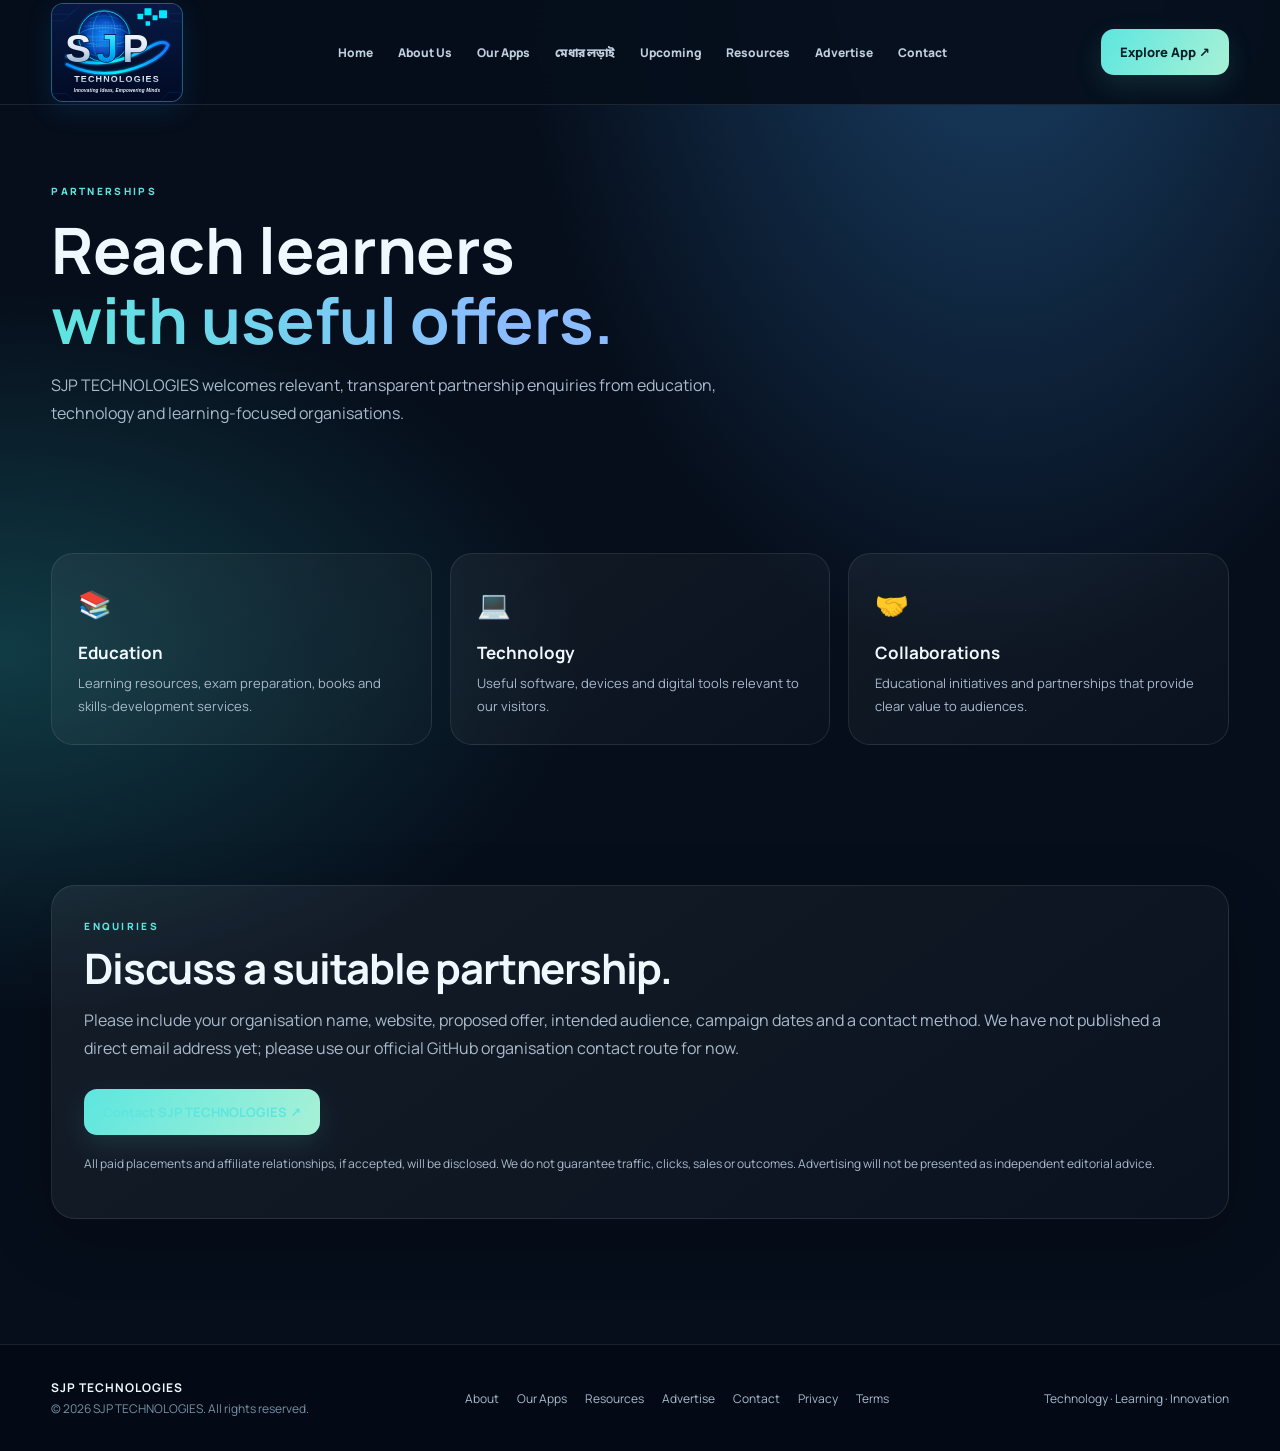
<file: advertise.html>
<!doctype html><html lang="en"><head><!-- Google tag (gtag.js) --><script async src="https://www.googletagmanager.com/gtag/js?id=G-Z1JJD395FD"></script><script>window.dataLayer=window.dataLayer||[];function gtag(){dataLayer.push(arguments);}gtag('js',new Date());gtag('config','G-Z1JJD395FD');</script><meta charset="utf-8"><meta name="viewport" content="width=device-width,initial-scale=1"><meta name="theme-color" content="#07111f"><meta name="description" content="Information for organisations interested in transparent sponsorship, advertising and educational partnerships with SJP TECHNOLOGIES."><title>Advertise and Partner | SJP TECHNOLOGIES</title><link rel="stylesheet" href="style.css"></head><body><header class="site-header"><div class="wrap nav"><a class="brand" href="index.html" aria-label="SJP Technologies home"><span class="brand-logo"><svg class="official-logo-svg" xmlns="http://www.w3.org/2000/svg" viewBox="0 0 1200 900" role="img" aria-labelledby="t d">
<title id="t">SJP Technologies</title><desc id="d">Digital globe, silver and cyan SJP monogram, orbit swoosh, and the slogan Innovating Ideas, Empowering Minds.</desc>
<defs>
 <linearGradient id="bg" x2="0" y2="1"><stop stop-color="#071943"/><stop offset="1" stop-color="#020b25"/></linearGradient>
 <radialGradient id="globe"><stop stop-color="#128fff"/><stop offset=".68" stop-color="#0649b9"/><stop offset="1" stop-color="#021b5d"/></radialGradient>
 <linearGradient id="silver" x2="0" y2="1"><stop stop-color="#fff"/><stop offset=".52" stop-color="#d9e6f6"/><stop offset="1" stop-color="#7c9ab8"/></linearGradient>
 <linearGradient id="cyan" x2="0" y2="1"><stop stop-color="#62ffff"/><stop offset=".55" stop-color="#00bfff"/><stop offset="1" stop-color="#1261db"/></linearGradient>
 <linearGradient id="orbit"><stop stop-color="#008bff"/><stop offset=".5" stop-color="#00f4ff"/><stop offset="1" stop-color="#1475ff"/></linearGradient>
 <filter id="glow"><feGaussianBlur stdDeviation="9" result="b"/><feMerge><feMergeNode in="b"/><feMergeNode in="SourceGraphic"/></feMerge></filter>
 <pattern id="dots" width="14" height="14" patternUnits="userSpaceOnUse"><circle cx="4" cy="4" r="2.2" fill="#70eaff" opacity=".85"/></pattern>
</defs>
<rect width="1200" height="900" rx="38" fill="url(#bg)"/>
<g opacity=".35" fill="none" stroke="#0878e9" stroke-width="4"><path d="M0 95H170L260 5M0 155H105L205 55M1200 90H1060L980 10M1200 160H1110L1030 80"/><path d="M0 830H130L210 900M1200 820H1080L1000 900"/></g>
<circle cx="480" cy="300" r="235" fill="url(#globe)" stroke="#11d9ff" stroke-width="7" filter="url(#glow)"/>
<ellipse cx="480" cy="300" rx="235" ry="82" fill="none" stroke="#45dfff" stroke-width="4" opacity=".7"/>
<ellipse cx="480" cy="300" rx="108" ry="235" fill="none" stroke="#45dfff" stroke-width="4" opacity=".6"/>
<path d="M255 300H705M285 205H675M285 395H675" stroke="#45dfff" stroke-width="3" opacity=".48"/>
<path d="M350 135Q480 85 610 135M350 465Q480 515 610 465" stroke="#45dfff" stroke-width="3" fill="none" opacity=".45"/>
<path d="M325 180Q370 140 405 175T470 175T540 180T635 175L660 240Q620 270 585 250T510 260T430 255T340 255Z" fill="url(#dots)" opacity=".95"/>
<path d="M300 300Q350 270 390 300T470 300T550 300T660 300L640 375Q580 405 540 380T455 390T360 380Z" fill="url(#dots)" opacity=".85"/>
<g fill="#00eaff"><rect x="790" y="90" width="52" height="52" rx="4"/><rect x="855" y="40" width="65" height="65" rx="4"/><rect x="930" y="105" width="46" height="46" rx="4"/><rect x="990" y="58" width="74" height="74" rx="4"/><rect x="865" y="160" width="42" height="42" rx="4"/></g>
<path d="M135 490Q470 650 910 400Q1035 330 1075 385Q1035 485 855 565Q480 730 135 565" fill="none" stroke="#001743" stroke-width="42" opacity=".85"/>
<path d="M135 485Q470 645 910 395Q1035 325 1075 380Q1035 480 855 560Q480 725 135 560" fill="none" stroke="url(#orbit)" stroke-width="24" stroke-linecap="round" filter="url(#glow)"/>
<text x="120" y="535" font-family="Arial, sans-serif" font-size="360" font-weight="900" letter-spacing="-24" fill="url(#silver)" stroke="#07132f" stroke-width="12" paint-order="stroke">S</text>
<text x="410" y="535" font-family="Arial, sans-serif" font-size="360" font-weight="900" letter-spacing="-24" fill="url(#cyan)" stroke="#07132f" stroke-width="12" paint-order="stroke">J</text>
<text x="650" y="535" font-family="Arial, sans-serif" font-size="360" font-weight="900" letter-spacing="-24" fill="url(#silver)" stroke="#07132f" stroke-width="12" paint-order="stroke">P</text>
<path d="M190 625H1010" stroke="url(#orbit)" stroke-width="7"/>
<text x="600" y="720" text-anchor="middle" font-family="Arial, sans-serif" font-size="83" font-weight="800" letter-spacing="11" fill="url(#silver)">TECHNOLOGIES</text>
<text x="600" y="815" text-anchor="middle" font-family="Arial, sans-serif" font-size="43" font-style="italic" fill="#eaf8ff">Innovating Ideas, Empowering Minds</text>
</svg></span><span class="brand-wordmark">SJP<small>TECHNOLOGIES</small></span></a><nav class="nav-links" id="navLinks"><a href="index.html">Home</a><a href="about.html">About Us</a><a href="apps.html">Our Apps</a><a href="battle-of-brains.html">মেধার লড়াই</a><a href="upcoming.html">Upcoming</a><a href="resources.html">Resources</a><a href="advertise.html">Advertise</a><a href="contact.html">Contact</a></nav><a class="nav-cta" href="battle-of-brains.html">Explore App ↗</a><button class="menu-toggle" type="button" aria-label="Open navigation menu" aria-expanded="false" onclick="const n=document.getElementById('navLinks');n.classList.toggle('open');this.setAttribute('aria-expanded',n.classList.contains('open'))"><span></span><span></span><span></span></button></div></header><main>
<section class="wrap page-hero"><div class="eyebrow">PARTNERSHIPS</div><h1>Reach learners<br><span class="gradient-text">with useful offers.</span></h1><p>SJP TECHNOLOGIES welcomes relevant, transparent partnership enquiries from education, technology and learning-focused organisations.</p></section>
<section class="wrap section"><div class="grid-3">
<article class="info-card"><div class="info-icon">📚</div><h3>Education</h3><p>Learning resources, exam preparation, books and skills-development services.</p></article>
<article class="info-card"><div class="info-icon">💻</div><h3>Technology</h3><p>Useful software, devices and digital tools relevant to our visitors.</p></article>
<article class="info-card"><div class="info-icon">🤝</div><h3>Collaborations</h3><p>Educational initiatives and partnerships that provide clear value to audiences.</p></article>
</div></section>
<section class="wrap section"><div class="contact-box"><div class="eyebrow">Enquiries</div><h2 class="section-title">Discuss a suitable partnership.</h2><p class="section-copy">Please include your organisation name, website, proposed offer, intended audience, campaign dates and a contact method. We have not published a direct email address yet; please use our official GitHub organisation contact route for now.</p><div class="actions"><a class="btn btn-primary" href="https://github.com/sjp-technologies">Contact SJP TECHNOLOGIES ↗</a></div><p style="font-size:12px;color:var(--muted);margin-top:18px">All paid placements and affiliate relationships, if accepted, will be disclosed. We do not guarantee traffic, clicks, sales or outcomes. Advertising will not be presented as independent editorial advice.</p></div></section></main><footer class="site-footer"><div class="wrap footer-row"><div><strong style="color:#eff8ff;letter-spacing:1px">SJP TECHNOLOGIES</strong><div class="copyright">© <span id="year"></span> SJP TECHNOLOGIES. All rights reserved.</div></div><div class="footer-links"><a href="about.html">About</a><a href="apps.html">Our Apps</a><a href="resources.html">Resources</a><a href="advertise.html">Advertise</a><a href="contact.html">Contact</a><a href="privacy-policy.html">Privacy</a><a href="terms.html">Terms</a></div><div>Technology · Learning · Innovation</div></div></footer><script>document.getElementById('year').textContent=new Date().getFullYear();</script><script>(function(){const slug=location.pathname.split("/").pop().replace(".html","")||"index";fetch("https://sjp-website-api.shahjalalpramanik-bpl.workers.dev/page-cms",{cache:"no-store"}).then(r=>r.ok?r.json():null).then(d=>{const c=d&&d.pages&&d.pages[slug];if(!c)return;if(c.title)document.title=c.title;const set=(sel,v)=>{const el=document.querySelector(sel);if(el&&v)el.textContent=v};set(".page-hero h1",c.heroText);set(".page-hero p",c.introText);set(".section .section-title",c.sectionTitle);set(".section .section-copy",c.sectionText);}).catch(()=>{});})();</script><script src="page-cms.js?v=20261128-1"></script></body></html>
</file>
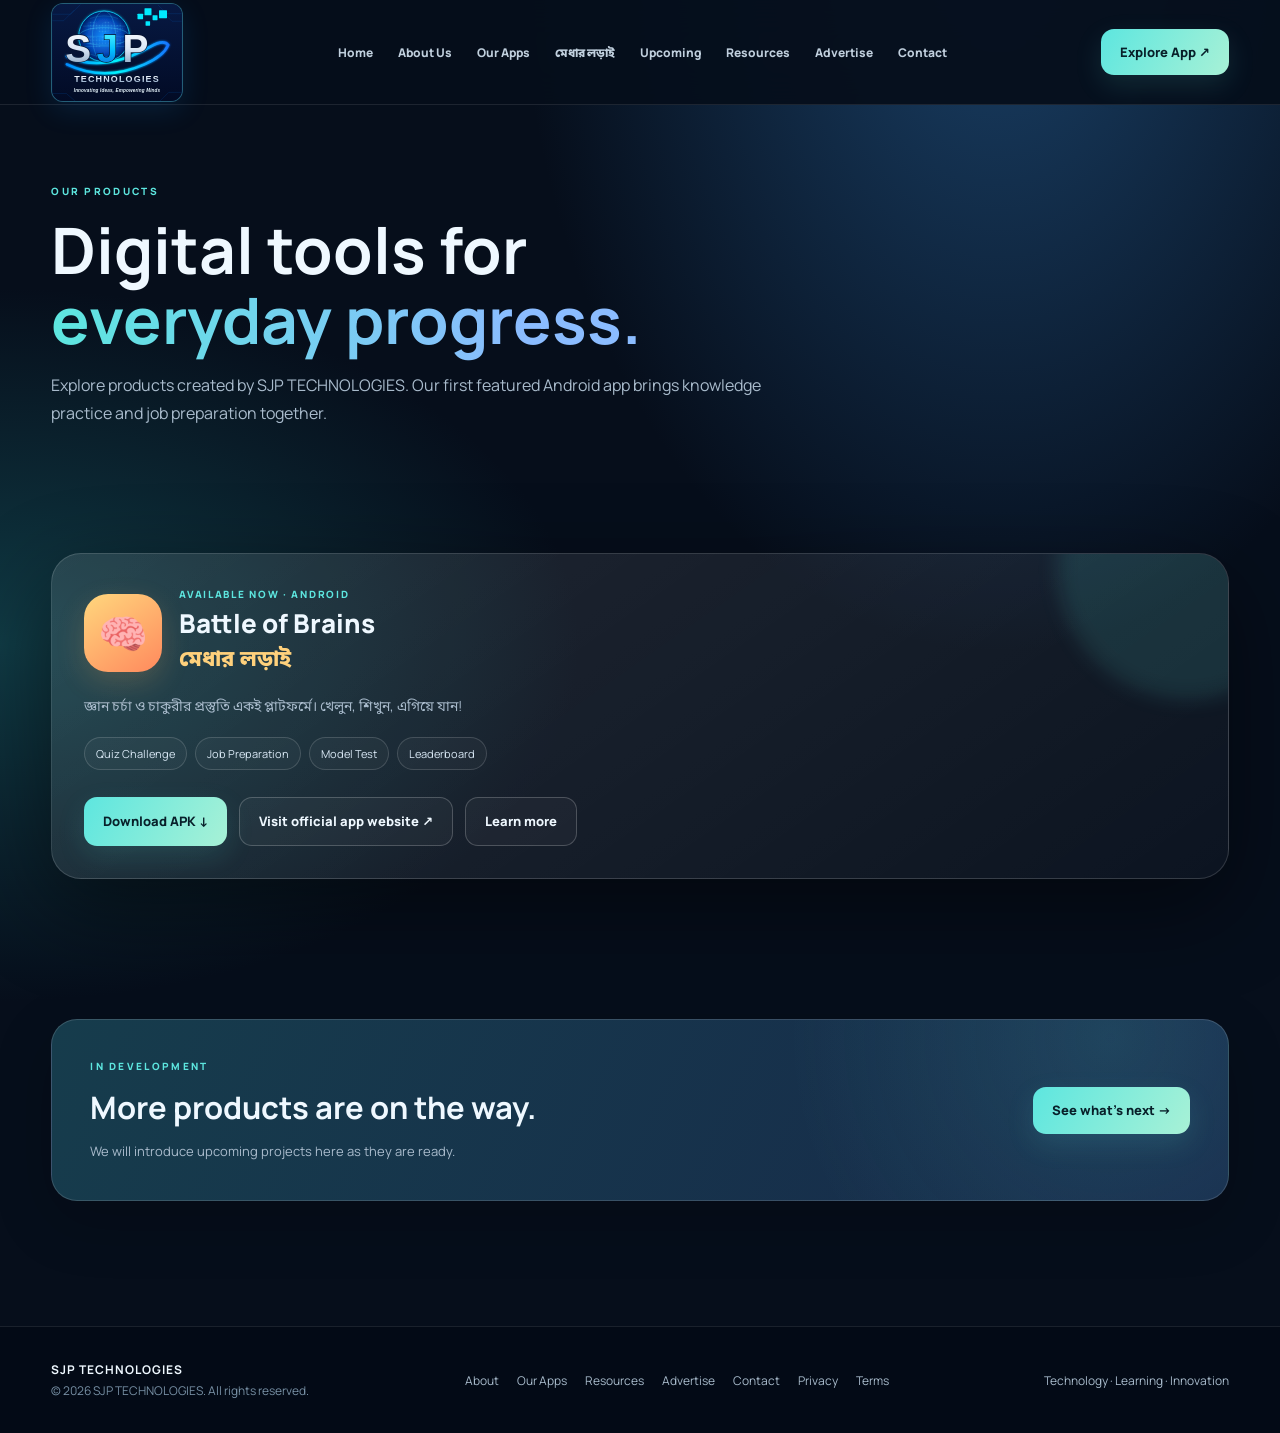
<file: apps.html>
<!doctype html><html lang="en"><head><!-- Google tag (gtag.js) --><script async src="https://www.googletagmanager.com/gtag/js?id=G-Z1JJD395FD"></script><script>window.dataLayer=window.dataLayer||[];function gtag(){dataLayer.push(arguments);}gtag('js',new Date());gtag('config','G-Z1JJD395FD');</script><meta charset="utf-8"><meta name="viewport" content="width=device-width,initial-scale=1"><meta name="theme-color" content="#07111f"><title>Our Apps | SJP TECHNOLOGIES</title><link rel="stylesheet" href="style.css"></head><body><header class="site-header"><div class="wrap nav"><a class="brand" href="index.html" aria-label="SJP Technologies home"><span class="brand-logo"><svg class="official-logo-svg" xmlns="http://www.w3.org/2000/svg" viewBox="0 0 1200 900" role="img" aria-labelledby="t d">
<title id="t">SJP Technologies</title><desc id="d">Digital globe, silver and cyan SJP monogram, orbit swoosh, and the slogan Innovating Ideas, Empowering Minds.</desc>
<defs>
 <linearGradient id="bg" x2="0" y2="1"><stop stop-color="#071943"/><stop offset="1" stop-color="#020b25"/></linearGradient>
 <radialGradient id="globe"><stop stop-color="#128fff"/><stop offset=".68" stop-color="#0649b9"/><stop offset="1" stop-color="#021b5d"/></radialGradient>
 <linearGradient id="silver" x2="0" y2="1"><stop stop-color="#fff"/><stop offset=".52" stop-color="#d9e6f6"/><stop offset="1" stop-color="#7c9ab8"/></linearGradient>
 <linearGradient id="cyan" x2="0" y2="1"><stop stop-color="#62ffff"/><stop offset=".55" stop-color="#00bfff"/><stop offset="1" stop-color="#1261db"/></linearGradient>
 <linearGradient id="orbit"><stop stop-color="#008bff"/><stop offset=".5" stop-color="#00f4ff"/><stop offset="1" stop-color="#1475ff"/></linearGradient>
 <filter id="glow"><feGaussianBlur stdDeviation="9" result="b"/><feMerge><feMergeNode in="b"/><feMergeNode in="SourceGraphic"/></feMerge></filter>
 <pattern id="dots" width="14" height="14" patternUnits="userSpaceOnUse"><circle cx="4" cy="4" r="2.2" fill="#70eaff" opacity=".85"/></pattern>
</defs>
<rect width="1200" height="900" rx="38" fill="url(#bg)"/>
<g opacity=".35" fill="none" stroke="#0878e9" stroke-width="4"><path d="M0 95H170L260 5M0 155H105L205 55M1200 90H1060L980 10M1200 160H1110L1030 80"/><path d="M0 830H130L210 900M1200 820H1080L1000 900"/></g>
<circle cx="480" cy="300" r="235" fill="url(#globe)" stroke="#11d9ff" stroke-width="7" filter="url(#glow)"/>
<ellipse cx="480" cy="300" rx="235" ry="82" fill="none" stroke="#45dfff" stroke-width="4" opacity=".7"/>
<ellipse cx="480" cy="300" rx="108" ry="235" fill="none" stroke="#45dfff" stroke-width="4" opacity=".6"/>
<path d="M255 300H705M285 205H675M285 395H675" stroke="#45dfff" stroke-width="3" opacity=".48"/>
<path d="M350 135Q480 85 610 135M350 465Q480 515 610 465" stroke="#45dfff" stroke-width="3" fill="none" opacity=".45"/>
<path d="M325 180Q370 140 405 175T470 175T540 180T635 175L660 240Q620 270 585 250T510 260T430 255T340 255Z" fill="url(#dots)" opacity=".95"/>
<path d="M300 300Q350 270 390 300T470 300T550 300T660 300L640 375Q580 405 540 380T455 390T360 380Z" fill="url(#dots)" opacity=".85"/>
<g fill="#00eaff"><rect x="790" y="90" width="52" height="52" rx="4"/><rect x="855" y="40" width="65" height="65" rx="4"/><rect x="930" y="105" width="46" height="46" rx="4"/><rect x="990" y="58" width="74" height="74" rx="4"/><rect x="865" y="160" width="42" height="42" rx="4"/></g>
<path d="M135 490Q470 650 910 400Q1035 330 1075 385Q1035 485 855 565Q480 730 135 565" fill="none" stroke="#001743" stroke-width="42" opacity=".85"/>
<path d="M135 485Q470 645 910 395Q1035 325 1075 380Q1035 480 855 560Q480 725 135 560" fill="none" stroke="url(#orbit)" stroke-width="24" stroke-linecap="round" filter="url(#glow)"/>
<text x="120" y="535" font-family="Arial, sans-serif" font-size="360" font-weight="900" letter-spacing="-24" fill="url(#silver)" stroke="#07132f" stroke-width="12" paint-order="stroke">S</text>
<text x="410" y="535" font-family="Arial, sans-serif" font-size="360" font-weight="900" letter-spacing="-24" fill="url(#cyan)" stroke="#07132f" stroke-width="12" paint-order="stroke">J</text>
<text x="650" y="535" font-family="Arial, sans-serif" font-size="360" font-weight="900" letter-spacing="-24" fill="url(#silver)" stroke="#07132f" stroke-width="12" paint-order="stroke">P</text>
<path d="M190 625H1010" stroke="url(#orbit)" stroke-width="7"/>
<text x="600" y="720" text-anchor="middle" font-family="Arial, sans-serif" font-size="83" font-weight="800" letter-spacing="11" fill="url(#silver)">TECHNOLOGIES</text>
<text x="600" y="815" text-anchor="middle" font-family="Arial, sans-serif" font-size="43" font-style="italic" fill="#eaf8ff">Innovating Ideas, Empowering Minds</text>
</svg></span><span class="brand-wordmark">SJP<small>TECHNOLOGIES</small></span></a><nav class="nav-links" id="navLinks"><a href="index.html">Home</a><a href="about.html">About Us</a><a href="apps.html">Our Apps</a><a href="battle-of-brains.html">মেধার লড়াই</a><a href="upcoming.html">Upcoming</a><a href="resources.html">Resources</a><a href="advertise.html">Advertise</a><a href="contact.html">Contact</a></nav><a class="nav-cta" href="battle-of-brains.html">Explore App ↗</a><button class="menu-toggle" type="button" aria-label="Open navigation menu" aria-expanded="false" onclick="const n=document.getElementById('navLinks');n.classList.toggle('open');this.setAttribute('aria-expanded',n.classList.contains('open'))"><span></span><span></span><span></span></button></div></header><main><section class="wrap page-hero"><div class="eyebrow">Our products</div><h1>Digital tools for<br><span class="gradient-text">everyday progress.</span></h1><p>Explore products created by SJP TECHNOLOGIES. Our first featured Android app brings knowledge practice and job preparation together.</p></section><section class="wrap section"><article class="feature-card"><div class="app-top"><div class="app-icon">🧠</div><div><div class="app-label">AVAILABLE NOW · ANDROID</div><div class="app-name">Battle of Brains</div><div class="app-bn">মেধার লড়াই</div></div></div><p>জ্ঞান চর্চা ও চাকুরীর প্রস্তুতি একই প্লাটফর্মে। খেলুন, শিখুন, এগিয়ে যান!</p><div class="chips"><span class="chip">Quiz Challenge</span><span class="chip">Job Preparation</span><span class="chip">Model Test</span><span class="chip">Leaderboard</span></div><div class="actions"><a class="btn btn-primary" href="download/medhar-lorai.apk">Download APK ↓</a><a class="btn btn-secondary" href="https://shahjalalpramanikbpl.github.io/medhar-lorai/">Visit official app website ↗</a><a class="btn btn-secondary" href="battle-of-brains.html">Learn more</a></div></article></section><section class="wrap section"><div class="banner"><div><div class="eyebrow">In development</div><h2>More products are on the way.</h2><p>We will introduce upcoming projects here as they are ready.</p></div><a class="btn btn-primary" href="upcoming.html">See what's next →</a></div></section></main><footer class="site-footer"><div class="wrap footer-row"><div><strong style="color:#eff8ff;letter-spacing:1px">SJP TECHNOLOGIES</strong><div class="copyright">© <span id="year"></span> SJP TECHNOLOGIES. All rights reserved.</div></div><div class="footer-links"><a href="about.html">About</a><a href="apps.html">Our Apps</a><a href="resources.html">Resources</a><a href="advertise.html">Advertise</a><a href="contact.html">Contact</a><a href="privacy-policy.html">Privacy</a><a href="terms.html">Terms</a></div><div>Technology · Learning · Innovation</div></div></footer><script>document.getElementById('year').textContent=new Date().getFullYear();</script><script>(function(){const slug=location.pathname.split("/").pop().replace(".html","")||"index";fetch("https://sjp-website-api.shahjalalpramanik-bpl.workers.dev/page-cms",{cache:"no-store"}).then(r=>r.ok?r.json():null).then(d=>{const c=d&&d.pages&&d.pages[slug];if(!c)return;if(c.title)document.title=c.title;const set=(sel,v)=>{const el=document.querySelector(sel);if(el&&v)el.textContent=v};set(".page-hero h1",c.heroText);set(".page-hero p",c.introText);set(".section .section-title",c.sectionTitle);set(".section .section-copy",c.sectionText);}).catch(()=>{});})();</script><script src="page-cms.js?v=20261128-1"></script></body></html>
</file>
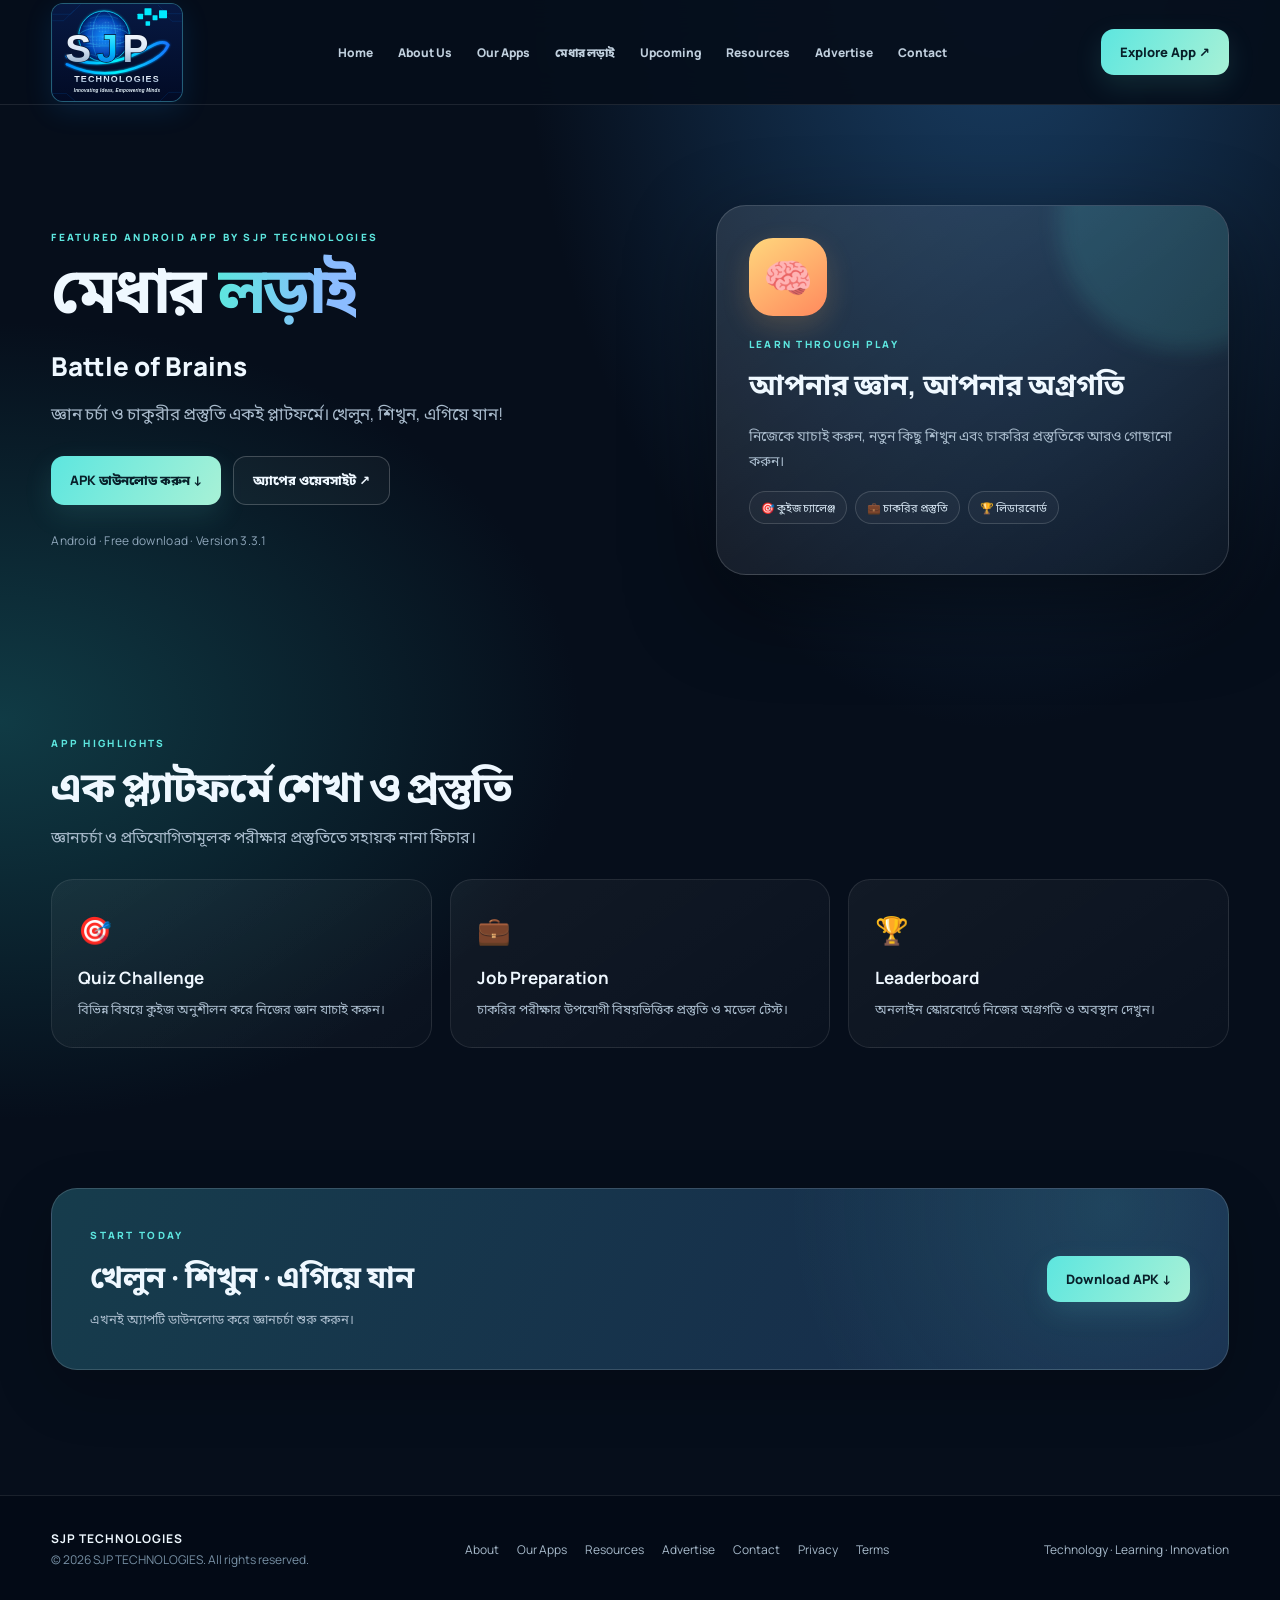
<file: battle-of-brains.html>
<!doctype html><html lang="bn"><head><!-- Google tag (gtag.js) --><script async src="https://www.googletagmanager.com/gtag/js?id=G-Z1JJD395FD"></script><script>window.dataLayer=window.dataLayer||[];function gtag(){dataLayer.push(arguments);}gtag('js',new Date());gtag('config','G-Z1JJD395FD');</script><meta charset="utf-8"><meta name="viewport" content="width=device-width,initial-scale=1"><meta name="theme-color" content="#07111f"><meta name="description" content="মেধার লড়াই — কুইজ, জ্ঞানচর্চা ও চাকরির প্রস্তুতির Android অ্যাপ।"><title>মেধার লড়াই | Battle of Brains</title><link rel="stylesheet" href="style.css"></head><body><header class="site-header"><div class="wrap nav"><a class="brand" href="index.html" aria-label="SJP Technologies home"><span class="brand-logo"><svg class="official-logo-svg" xmlns="http://www.w3.org/2000/svg" viewBox="0 0 1200 900" role="img" aria-labelledby="t d">
<title id="t">SJP Technologies</title><desc id="d">Digital globe, silver and cyan SJP monogram, orbit swoosh, and the slogan Innovating Ideas, Empowering Minds.</desc>
<defs>
 <linearGradient id="bg" x2="0" y2="1"><stop stop-color="#071943"/><stop offset="1" stop-color="#020b25"/></linearGradient>
 <radialGradient id="globe"><stop stop-color="#128fff"/><stop offset=".68" stop-color="#0649b9"/><stop offset="1" stop-color="#021b5d"/></radialGradient>
 <linearGradient id="silver" x2="0" y2="1"><stop stop-color="#fff"/><stop offset=".52" stop-color="#d9e6f6"/><stop offset="1" stop-color="#7c9ab8"/></linearGradient>
 <linearGradient id="cyan" x2="0" y2="1"><stop stop-color="#62ffff"/><stop offset=".55" stop-color="#00bfff"/><stop offset="1" stop-color="#1261db"/></linearGradient>
 <linearGradient id="orbit"><stop stop-color="#008bff"/><stop offset=".5" stop-color="#00f4ff"/><stop offset="1" stop-color="#1475ff"/></linearGradient>
 <filter id="glow"><feGaussianBlur stdDeviation="9" result="b"/><feMerge><feMergeNode in="b"/><feMergeNode in="SourceGraphic"/></feMerge></filter>
 <pattern id="dots" width="14" height="14" patternUnits="userSpaceOnUse"><circle cx="4" cy="4" r="2.2" fill="#70eaff" opacity=".85"/></pattern>
</defs>
<rect width="1200" height="900" rx="38" fill="url(#bg)"/>
<g opacity=".35" fill="none" stroke="#0878e9" stroke-width="4"><path d="M0 95H170L260 5M0 155H105L205 55M1200 90H1060L980 10M1200 160H1110L1030 80"/><path d="M0 830H130L210 900M1200 820H1080L1000 900"/></g>
<circle cx="480" cy="300" r="235" fill="url(#globe)" stroke="#11d9ff" stroke-width="7" filter="url(#glow)"/>
<ellipse cx="480" cy="300" rx="235" ry="82" fill="none" stroke="#45dfff" stroke-width="4" opacity=".7"/>
<ellipse cx="480" cy="300" rx="108" ry="235" fill="none" stroke="#45dfff" stroke-width="4" opacity=".6"/>
<path d="M255 300H705M285 205H675M285 395H675" stroke="#45dfff" stroke-width="3" opacity=".48"/>
<path d="M350 135Q480 85 610 135M350 465Q480 515 610 465" stroke="#45dfff" stroke-width="3" fill="none" opacity=".45"/>
<path d="M325 180Q370 140 405 175T470 175T540 180T635 175L660 240Q620 270 585 250T510 260T430 255T340 255Z" fill="url(#dots)" opacity=".95"/>
<path d="M300 300Q350 270 390 300T470 300T550 300T660 300L640 375Q580 405 540 380T455 390T360 380Z" fill="url(#dots)" opacity=".85"/>
<g fill="#00eaff"><rect x="790" y="90" width="52" height="52" rx="4"/><rect x="855" y="40" width="65" height="65" rx="4"/><rect x="930" y="105" width="46" height="46" rx="4"/><rect x="990" y="58" width="74" height="74" rx="4"/><rect x="865" y="160" width="42" height="42" rx="4"/></g>
<path d="M135 490Q470 650 910 400Q1035 330 1075 385Q1035 485 855 565Q480 730 135 565" fill="none" stroke="#001743" stroke-width="42" opacity=".85"/>
<path d="M135 485Q470 645 910 395Q1035 325 1075 380Q1035 480 855 560Q480 725 135 560" fill="none" stroke="url(#orbit)" stroke-width="24" stroke-linecap="round" filter="url(#glow)"/>
<text x="120" y="535" font-family="Arial, sans-serif" font-size="360" font-weight="900" letter-spacing="-24" fill="url(#silver)" stroke="#07132f" stroke-width="12" paint-order="stroke">S</text>
<text x="410" y="535" font-family="Arial, sans-serif" font-size="360" font-weight="900" letter-spacing="-24" fill="url(#cyan)" stroke="#07132f" stroke-width="12" paint-order="stroke">J</text>
<text x="650" y="535" font-family="Arial, sans-serif" font-size="360" font-weight="900" letter-spacing="-24" fill="url(#silver)" stroke="#07132f" stroke-width="12" paint-order="stroke">P</text>
<path d="M190 625H1010" stroke="url(#orbit)" stroke-width="7"/>
<text x="600" y="720" text-anchor="middle" font-family="Arial, sans-serif" font-size="83" font-weight="800" letter-spacing="11" fill="url(#silver)">TECHNOLOGIES</text>
<text x="600" y="815" text-anchor="middle" font-family="Arial, sans-serif" font-size="43" font-style="italic" fill="#eaf8ff">Innovating Ideas, Empowering Minds</text>
</svg></span><span class="brand-wordmark">SJP<small>TECHNOLOGIES</small></span></a><nav class="nav-links" id="navLinks"><a href="index.html">Home</a><a href="about.html">About Us</a><a href="apps.html">Our Apps</a><a href="battle-of-brains.html">মেধার লড়াই</a><a href="upcoming.html">Upcoming</a><a href="resources.html">Resources</a><a href="advertise.html">Advertise</a><a href="contact.html">Contact</a></nav><a class="nav-cta" href="battle-of-brains.html">Explore App ↗</a><button class="menu-toggle" type="button" aria-label="Open navigation menu" aria-expanded="false" onclick="const n=document.getElementById('navLinks');n.classList.toggle('open');this.setAttribute('aria-expanded',n.classList.contains('open'))"><span></span><span></span><span></span></button></div></header><main><section class="wrap hero"><div><div class="eyebrow">Featured Android app by SJP Technologies</div><h1 style="font-family:'Noto Sans Bengali',sans-serif;font-size:clamp(38px,6vw,64px)">মেধার <span class="gradient-text">লড়াই</span></h1><div class="app-name">Battle of Brains</div><p class="lead">জ্ঞান চর্চা ও চাকুরীর প্রস্তুতি একই প্লাটফর্মে। খেলুন, শিখুন, এগিয়ে যান!</p><div class="actions"><a class="btn btn-primary" href="download/medhar-lorai.apk">APK ডাউনলোড করুন ↓</a><a class="btn btn-secondary" href="https://shahjalalpramanikbpl.github.io/medhar-lorai/">অ্যাপের ওয়েবসাইট ↗</a></div><div class="hero-note">Android · Free download · Version 3.3.1</div></div><article class="feature-card"><div class="app-icon">🧠</div><div class="eyebrow" style="margin-top:20px">LEARN THROUGH PLAY</div><h2 style="font-size:29px;margin:6px 0">আপনার জ্ঞান, আপনার অগ্রগতি</h2><p>নিজেকে যাচাই করুন, নতুন কিছু শিখুন এবং চাকরির প্রস্তুতিকে আরও গোছানো করুন।</p><div class="chips"><span class="chip">🎯 কুইজ চ্যালেঞ্জ</span><span class="chip">💼 চাকরির প্রস্তুতি</span><span class="chip">🏆 লিডারবোর্ড</span></div></article></section><section class="wrap section"><div class="section-head"><div class="eyebrow">App highlights</div><h2 class="section-title">এক প্ল্যাটফর্মে শেখা ও প্রস্তুতি</h2><p class="section-copy">জ্ঞানচর্চা ও প্রতিযোগিতামূলক পরীক্ষার প্রস্তুতিতে সহায়ক নানা ফিচার।</p></div><div class="grid-3"><article class="info-card"><div class="info-icon">🎯</div><h3>Quiz Challenge</h3><p>বিভিন্ন বিষয়ে কুইজ অনুশীলন করে নিজের জ্ঞান যাচাই করুন।</p></article><article class="info-card"><div class="info-icon">💼</div><h3>Job Preparation</h3><p>চাকরির পরীক্ষার উপযোগী বিষয়ভিত্তিক প্রস্তুতি ও মডেল টেস্ট।</p></article><article class="info-card"><div class="info-icon">🏆</div><h3>Leaderboard</h3><p>অনলাইন স্কোরবোর্ডে নিজের অগ্রগতি ও অবস্থান দেখুন।</p></article></div></section><section class="wrap section"><div class="banner"><div><div class="eyebrow">Start today</div><h2>খেলুন · শিখুন · এগিয়ে যান</h2><p>এখনই অ্যাপটি ডাউনলোড করে জ্ঞানচর্চা শুরু করুন।</p></div><a class="btn btn-primary" href="download/medhar-lorai.apk">Download APK ↓</a></div></section></main><footer class="site-footer"><div class="wrap footer-row"><div><strong style="color:#eff8ff;letter-spacing:1px">SJP TECHNOLOGIES</strong><div class="copyright">© <span id="year"></span> SJP TECHNOLOGIES. All rights reserved.</div></div><div class="footer-links"><a href="about.html">About</a><a href="apps.html">Our Apps</a><a href="resources.html">Resources</a><a href="advertise.html">Advertise</a><a href="contact.html">Contact</a><a href="privacy-policy.html">Privacy</a><a href="terms.html">Terms</a></div><div>Technology · Learning · Innovation</div></div></footer><script>document.getElementById('year').textContent=new Date().getFullYear();</script><script>(function(){const slug=location.pathname.split("/").pop().replace(".html","")||"index";fetch("https://sjp-website-api.shahjalalpramanik-bpl.workers.dev/page-cms",{cache:"no-store"}).then(r=>r.ok?r.json():null).then(d=>{const c=d&&d.pages&&d.pages[slug];if(!c)return;if(c.title)document.title=c.title;const set=(sel,v)=>{const el=document.querySelector(sel);if(el&&v)el.textContent=v};set(".page-hero h1",c.heroText);set(".page-hero p",c.introText);set(".section .section-title",c.sectionTitle);set(".section .section-copy",c.sectionText);}).catch(()=>{});})();</script><script src="page-cms.js?v=20261128-1"></script></body></html>
</file>
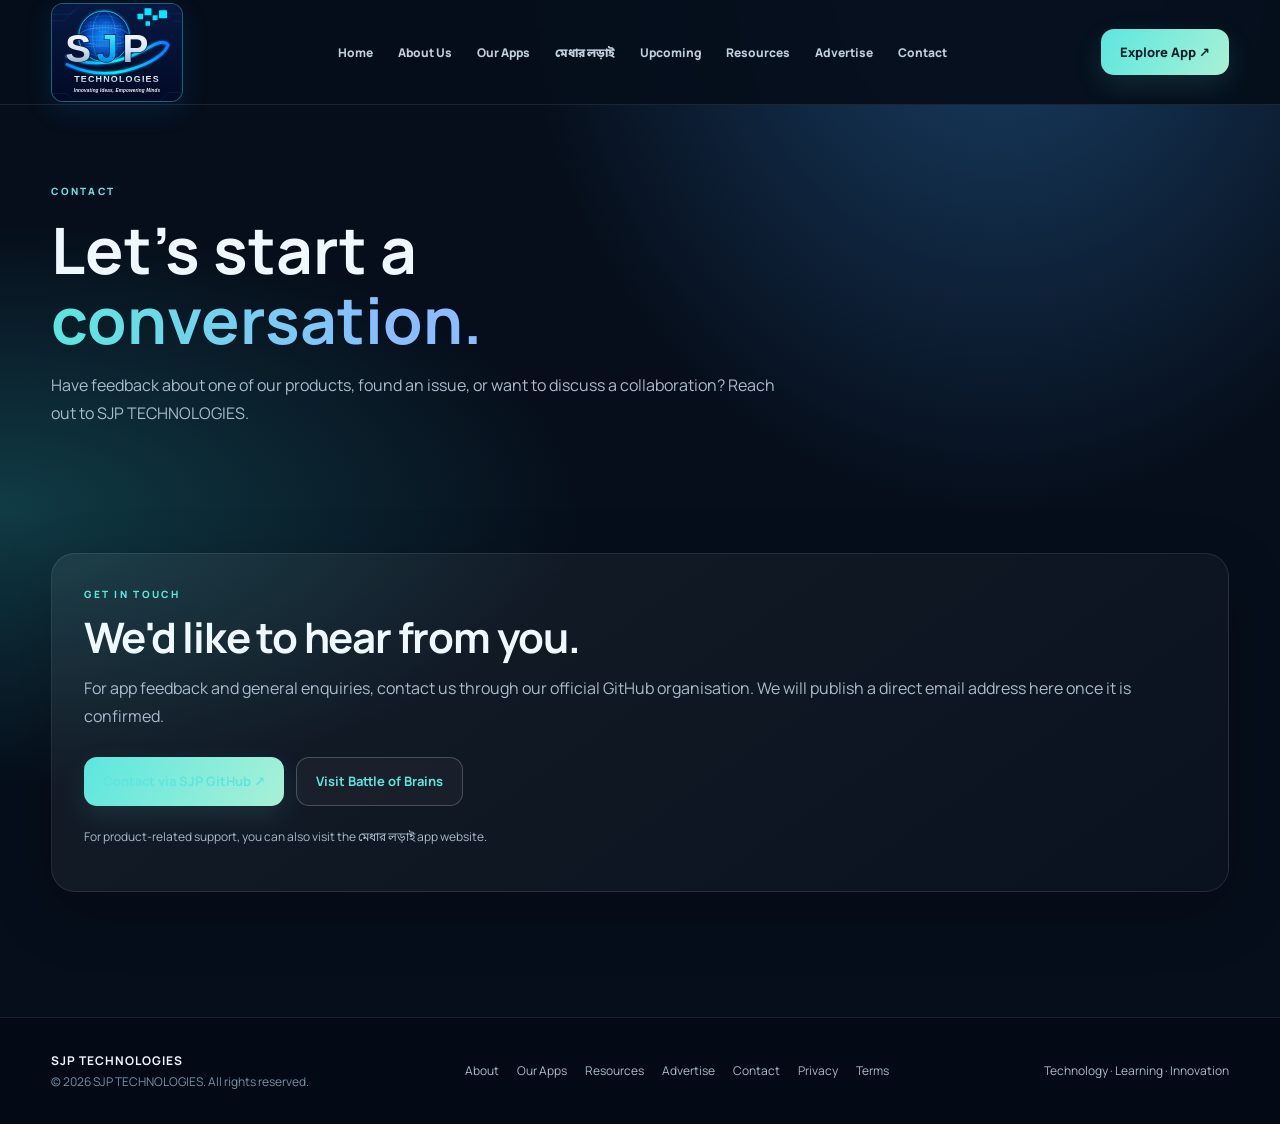
<file: contact.html>
<!doctype html><html lang="en"><head><!-- Google tag (gtag.js) --><script async src="https://www.googletagmanager.com/gtag/js?id=G-Z1JJD395FD"></script><script>window.dataLayer=window.dataLayer||[];function gtag(){dataLayer.push(arguments);}gtag('js',new Date());gtag('config','G-Z1JJD395FD');</script><meta charset="utf-8"><meta name="viewport" content="width=device-width,initial-scale=1"><meta name="theme-color" content="#07111f"><title>Contact | SJP TECHNOLOGIES</title><link rel="stylesheet" href="style.css"></head><body><header class="site-header"><div class="wrap nav"><a class="brand" href="index.html" aria-label="SJP Technologies home"><span class="brand-logo"><svg class="official-logo-svg" xmlns="http://www.w3.org/2000/svg" viewBox="0 0 1200 900" role="img" aria-labelledby="t d">
<title id="t">SJP Technologies</title><desc id="d">Digital globe, silver and cyan SJP monogram, orbit swoosh, and the slogan Innovating Ideas, Empowering Minds.</desc>
<defs>
 <linearGradient id="bg" x2="0" y2="1"><stop stop-color="#071943"/><stop offset="1" stop-color="#020b25"/></linearGradient>
 <radialGradient id="globe"><stop stop-color="#128fff"/><stop offset=".68" stop-color="#0649b9"/><stop offset="1" stop-color="#021b5d"/></radialGradient>
 <linearGradient id="silver" x2="0" y2="1"><stop stop-color="#fff"/><stop offset=".52" stop-color="#d9e6f6"/><stop offset="1" stop-color="#7c9ab8"/></linearGradient>
 <linearGradient id="cyan" x2="0" y2="1"><stop stop-color="#62ffff"/><stop offset=".55" stop-color="#00bfff"/><stop offset="1" stop-color="#1261db"/></linearGradient>
 <linearGradient id="orbit"><stop stop-color="#008bff"/><stop offset=".5" stop-color="#00f4ff"/><stop offset="1" stop-color="#1475ff"/></linearGradient>
 <filter id="glow"><feGaussianBlur stdDeviation="9" result="b"/><feMerge><feMergeNode in="b"/><feMergeNode in="SourceGraphic"/></feMerge></filter>
 <pattern id="dots" width="14" height="14" patternUnits="userSpaceOnUse"><circle cx="4" cy="4" r="2.2" fill="#70eaff" opacity=".85"/></pattern>
</defs>
<rect width="1200" height="900" rx="38" fill="url(#bg)"/>
<g opacity=".35" fill="none" stroke="#0878e9" stroke-width="4"><path d="M0 95H170L260 5M0 155H105L205 55M1200 90H1060L980 10M1200 160H1110L1030 80"/><path d="M0 830H130L210 900M1200 820H1080L1000 900"/></g>
<circle cx="480" cy="300" r="235" fill="url(#globe)" stroke="#11d9ff" stroke-width="7" filter="url(#glow)"/>
<ellipse cx="480" cy="300" rx="235" ry="82" fill="none" stroke="#45dfff" stroke-width="4" opacity=".7"/>
<ellipse cx="480" cy="300" rx="108" ry="235" fill="none" stroke="#45dfff" stroke-width="4" opacity=".6"/>
<path d="M255 300H705M285 205H675M285 395H675" stroke="#45dfff" stroke-width="3" opacity=".48"/>
<path d="M350 135Q480 85 610 135M350 465Q480 515 610 465" stroke="#45dfff" stroke-width="3" fill="none" opacity=".45"/>
<path d="M325 180Q370 140 405 175T470 175T540 180T635 175L660 240Q620 270 585 250T510 260T430 255T340 255Z" fill="url(#dots)" opacity=".95"/>
<path d="M300 300Q350 270 390 300T470 300T550 300T660 300L640 375Q580 405 540 380T455 390T360 380Z" fill="url(#dots)" opacity=".85"/>
<g fill="#00eaff"><rect x="790" y="90" width="52" height="52" rx="4"/><rect x="855" y="40" width="65" height="65" rx="4"/><rect x="930" y="105" width="46" height="46" rx="4"/><rect x="990" y="58" width="74" height="74" rx="4"/><rect x="865" y="160" width="42" height="42" rx="4"/></g>
<path d="M135 490Q470 650 910 400Q1035 330 1075 385Q1035 485 855 565Q480 730 135 565" fill="none" stroke="#001743" stroke-width="42" opacity=".85"/>
<path d="M135 485Q470 645 910 395Q1035 325 1075 380Q1035 480 855 560Q480 725 135 560" fill="none" stroke="url(#orbit)" stroke-width="24" stroke-linecap="round" filter="url(#glow)"/>
<text x="120" y="535" font-family="Arial, sans-serif" font-size="360" font-weight="900" letter-spacing="-24" fill="url(#silver)" stroke="#07132f" stroke-width="12" paint-order="stroke">S</text>
<text x="410" y="535" font-family="Arial, sans-serif" font-size="360" font-weight="900" letter-spacing="-24" fill="url(#cyan)" stroke="#07132f" stroke-width="12" paint-order="stroke">J</text>
<text x="650" y="535" font-family="Arial, sans-serif" font-size="360" font-weight="900" letter-spacing="-24" fill="url(#silver)" stroke="#07132f" stroke-width="12" paint-order="stroke">P</text>
<path d="M190 625H1010" stroke="url(#orbit)" stroke-width="7"/>
<text x="600" y="720" text-anchor="middle" font-family="Arial, sans-serif" font-size="83" font-weight="800" letter-spacing="11" fill="url(#silver)">TECHNOLOGIES</text>
<text x="600" y="815" text-anchor="middle" font-family="Arial, sans-serif" font-size="43" font-style="italic" fill="#eaf8ff">Innovating Ideas, Empowering Minds</text>
</svg></span><span class="brand-wordmark">SJP<small>TECHNOLOGIES</small></span></a><nav class="nav-links" id="navLinks"><a href="index.html">Home</a><a href="about.html">About Us</a><a href="apps.html">Our Apps</a><a href="battle-of-brains.html">মেধার লড়াই</a><a href="upcoming.html">Upcoming</a><a href="resources.html">Resources</a><a href="advertise.html">Advertise</a><a href="contact.html">Contact</a></nav><a class="nav-cta" href="battle-of-brains.html">Explore App ↗</a><button class="menu-toggle" type="button" aria-label="Open navigation menu" aria-expanded="false" onclick="const n=document.getElementById('navLinks');n.classList.toggle('open');this.setAttribute('aria-expanded',n.classList.contains('open'))"><span></span><span></span><span></span></button></div></header><main><section class="wrap page-hero"><div class="eyebrow">Contact</div><h1>Let's start a<br><span class="gradient-text">conversation.</span></h1><p>Have feedback about one of our products, found an issue, or want to discuss a collaboration? Reach out to SJP TECHNOLOGIES.</p></section><section class="wrap section"><div class="contact-box"><div class="eyebrow">Get in touch</div><h2 class="section-title">We'd like to hear from you.</h2><p class="section-copy">For app feedback and general enquiries, contact us through our official GitHub organisation. We will publish a direct email address here once it is confirmed.</p><div class="actions"><a class="btn btn-primary" href="https://github.com/sjp-technologies">Contact via SJP GitHub ↗</a><a class="btn btn-secondary" href="battle-of-brains.html">Visit Battle of Brains</a></div><p style="font-size:12px;color:var(--muted);margin-top:20px">For product-related support, you can also visit the মেধার লড়াই app website.</p></div></section></main><footer class="site-footer"><div class="wrap footer-row"><div><strong style="color:#eff8ff;letter-spacing:1px">SJP TECHNOLOGIES</strong><div class="copyright">© <span id="year"></span> SJP TECHNOLOGIES. All rights reserved.</div></div><div class="footer-links"><a href="about.html">About</a><a href="apps.html">Our Apps</a><a href="resources.html">Resources</a><a href="advertise.html">Advertise</a><a href="contact.html">Contact</a><a href="privacy-policy.html">Privacy</a><a href="terms.html">Terms</a></div><div>Technology · Learning · Innovation</div></div></footer><script>document.getElementById('year').textContent=new Date().getFullYear();</script><script>(function(){const slug=location.pathname.split("/").pop().replace(".html","")||"index";fetch("https://sjp-website-api.shahjalalpramanik-bpl.workers.dev/page-cms",{cache:"no-store"}).then(r=>r.ok?r.json():null).then(d=>{const c=d&&d.pages&&d.pages[slug];if(!c)return;if(c.title)document.title=c.title;const set=(sel,v)=>{const el=document.querySelector(sel);if(el&&v)el.textContent=v};set(".page-hero h1",c.heroText);set(".page-hero p",c.introText);set(".section .section-title",c.sectionTitle);set(".section .section-copy",c.sectionText);}).catch(()=>{});})();</script><script src="page-cms.js?v=20261128-1"></script></body></html>
</file>
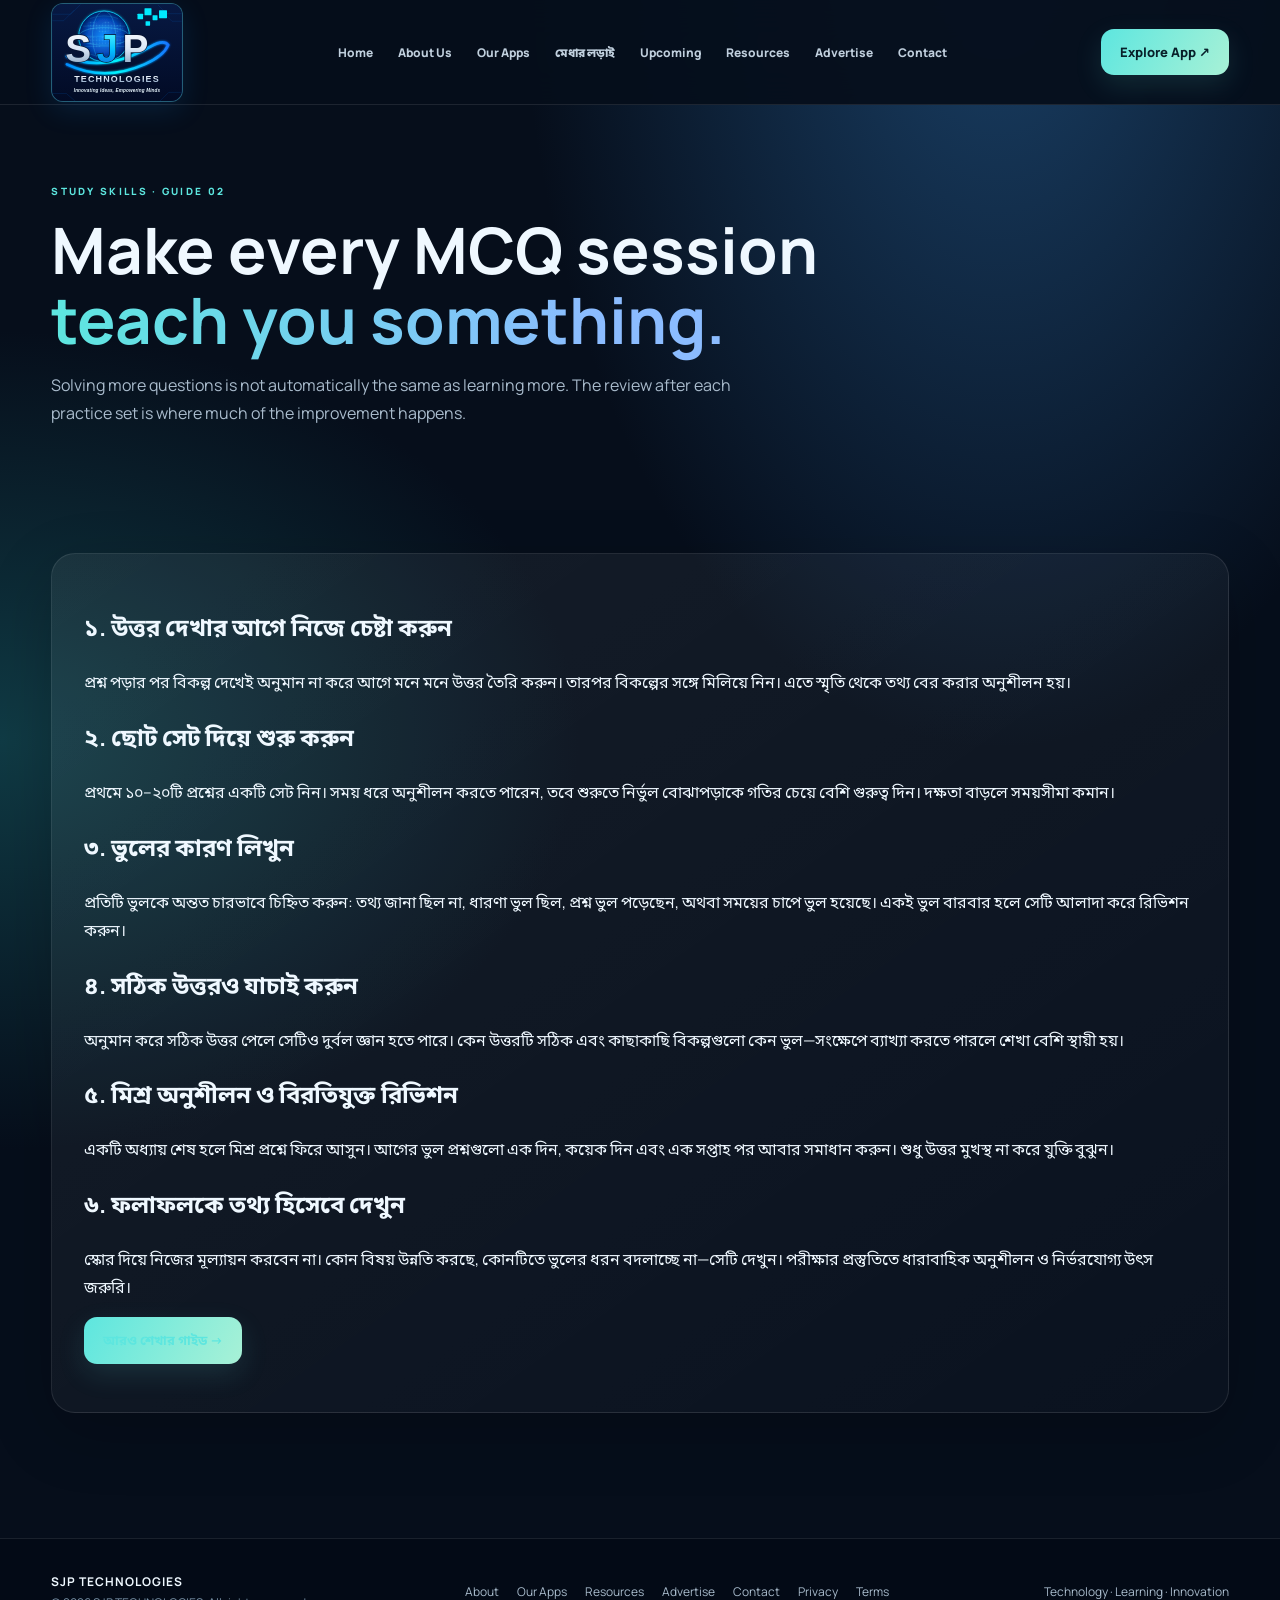
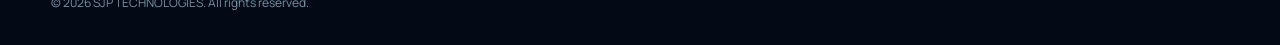
<file: guide-mcq-practice.html>
<!doctype html><html lang="en"><head><!-- Google tag (gtag.js) --><script async src="https://www.googletagmanager.com/gtag/js?id=G-Z1JJD395FD"></script><script>window.dataLayer=window.dataLayer||[];function gtag(){dataLayer.push(arguments);}gtag('js',new Date());gtag('config','G-Z1JJD395FD');</script><meta charset="utf-8"><meta name="viewport" content="width=device-width,initial-scale=1"><meta name="theme-color" content="#07111f"><meta name="description" content="A practical guide to multiple-choice question practice using active recall, timed sets, error analysis and spaced revision."><title>How to practise MCQs effectively | SJP TECHNOLOGIES</title><link rel="stylesheet" href="style.css"></head><body><header class="site-header"><div class="wrap nav"><a class="brand" href="index.html" aria-label="SJP Technologies home"><span class="brand-logo"><svg class="official-logo-svg" xmlns="http://www.w3.org/2000/svg" viewBox="0 0 1200 900" role="img" aria-labelledby="t d">
<title id="t">SJP Technologies</title><desc id="d">Digital globe, silver and cyan SJP monogram, orbit swoosh, and the slogan Innovating Ideas, Empowering Minds.</desc>
<defs>
 <linearGradient id="bg" x2="0" y2="1"><stop stop-color="#071943"/><stop offset="1" stop-color="#020b25"/></linearGradient>
 <radialGradient id="globe"><stop stop-color="#128fff"/><stop offset=".68" stop-color="#0649b9"/><stop offset="1" stop-color="#021b5d"/></radialGradient>
 <linearGradient id="silver" x2="0" y2="1"><stop stop-color="#fff"/><stop offset=".52" stop-color="#d9e6f6"/><stop offset="1" stop-color="#7c9ab8"/></linearGradient>
 <linearGradient id="cyan" x2="0" y2="1"><stop stop-color="#62ffff"/><stop offset=".55" stop-color="#00bfff"/><stop offset="1" stop-color="#1261db"/></linearGradient>
 <linearGradient id="orbit"><stop stop-color="#008bff"/><stop offset=".5" stop-color="#00f4ff"/><stop offset="1" stop-color="#1475ff"/></linearGradient>
 <filter id="glow"><feGaussianBlur stdDeviation="9" result="b"/><feMerge><feMergeNode in="b"/><feMergeNode in="SourceGraphic"/></feMerge></filter>
 <pattern id="dots" width="14" height="14" patternUnits="userSpaceOnUse"><circle cx="4" cy="4" r="2.2" fill="#70eaff" opacity=".85"/></pattern>
</defs>
<rect width="1200" height="900" rx="38" fill="url(#bg)"/>
<g opacity=".35" fill="none" stroke="#0878e9" stroke-width="4"><path d="M0 95H170L260 5M0 155H105L205 55M1200 90H1060L980 10M1200 160H1110L1030 80"/><path d="M0 830H130L210 900M1200 820H1080L1000 900"/></g>
<circle cx="480" cy="300" r="235" fill="url(#globe)" stroke="#11d9ff" stroke-width="7" filter="url(#glow)"/>
<ellipse cx="480" cy="300" rx="235" ry="82" fill="none" stroke="#45dfff" stroke-width="4" opacity=".7"/>
<ellipse cx="480" cy="300" rx="108" ry="235" fill="none" stroke="#45dfff" stroke-width="4" opacity=".6"/>
<path d="M255 300H705M285 205H675M285 395H675" stroke="#45dfff" stroke-width="3" opacity=".48"/>
<path d="M350 135Q480 85 610 135M350 465Q480 515 610 465" stroke="#45dfff" stroke-width="3" fill="none" opacity=".45"/>
<path d="M325 180Q370 140 405 175T470 175T540 180T635 175L660 240Q620 270 585 250T510 260T430 255T340 255Z" fill="url(#dots)" opacity=".95"/>
<path d="M300 300Q350 270 390 300T470 300T550 300T660 300L640 375Q580 405 540 380T455 390T360 380Z" fill="url(#dots)" opacity=".85"/>
<g fill="#00eaff"><rect x="790" y="90" width="52" height="52" rx="4"/><rect x="855" y="40" width="65" height="65" rx="4"/><rect x="930" y="105" width="46" height="46" rx="4"/><rect x="990" y="58" width="74" height="74" rx="4"/><rect x="865" y="160" width="42" height="42" rx="4"/></g>
<path d="M135 490Q470 650 910 400Q1035 330 1075 385Q1035 485 855 565Q480 730 135 565" fill="none" stroke="#001743" stroke-width="42" opacity=".85"/>
<path d="M135 485Q470 645 910 395Q1035 325 1075 380Q1035 480 855 560Q480 725 135 560" fill="none" stroke="url(#orbit)" stroke-width="24" stroke-linecap="round" filter="url(#glow)"/>
<text x="120" y="535" font-family="Arial, sans-serif" font-size="360" font-weight="900" letter-spacing="-24" fill="url(#silver)" stroke="#07132f" stroke-width="12" paint-order="stroke">S</text>
<text x="410" y="535" font-family="Arial, sans-serif" font-size="360" font-weight="900" letter-spacing="-24" fill="url(#cyan)" stroke="#07132f" stroke-width="12" paint-order="stroke">J</text>
<text x="650" y="535" font-family="Arial, sans-serif" font-size="360" font-weight="900" letter-spacing="-24" fill="url(#silver)" stroke="#07132f" stroke-width="12" paint-order="stroke">P</text>
<path d="M190 625H1010" stroke="url(#orbit)" stroke-width="7"/>
<text x="600" y="720" text-anchor="middle" font-family="Arial, sans-serif" font-size="83" font-weight="800" letter-spacing="11" fill="url(#silver)">TECHNOLOGIES</text>
<text x="600" y="815" text-anchor="middle" font-family="Arial, sans-serif" font-size="43" font-style="italic" fill="#eaf8ff">Innovating Ideas, Empowering Minds</text>
</svg></span><span class="brand-wordmark">SJP<small>TECHNOLOGIES</small></span></a><nav class="nav-links" id="navLinks"><a href="index.html">Home</a><a href="about.html">About Us</a><a href="apps.html">Our Apps</a><a href="battle-of-brains.html">মেধার লড়াই</a><a href="upcoming.html">Upcoming</a><a href="resources.html">Resources</a><a href="advertise.html">Advertise</a><a href="contact.html">Contact</a></nav><a class="nav-cta" href="battle-of-brains.html">Explore App ↗</a><button class="menu-toggle" type="button" aria-label="Open navigation menu" aria-expanded="false" onclick="const n=document.getElementById('navLinks');n.classList.toggle('open');this.setAttribute('aria-expanded',n.classList.contains('open'))"><span></span><span></span><span></span></button></div></header><main>
<section class="wrap page-hero"><div class="eyebrow">STUDY SKILLS · GUIDE 02</div><h1>Make every MCQ session<br><span class="gradient-text">teach you something.</span></h1><p>Solving more questions is not automatically the same as learning more. The review after each practice set is where much of the improvement happens.</p></section>
<article class="wrap section"><div class="contact-box">
<h2>১. উত্তর দেখার আগে নিজে চেষ্টা করুন</h2><p>প্রশ্ন পড়ার পর বিকল্প দেখেই অনুমান না করে আগে মনে মনে উত্তর তৈরি করুন। তারপর বিকল্পের সঙ্গে মিলিয়ে নিন। এতে স্মৃতি থেকে তথ্য বের করার অনুশীলন হয়।</p>
<h2>২. ছোট সেট দিয়ে শুরু করুন</h2><p>প্রথমে ১০–২০টি প্রশ্নের একটি সেট নিন। সময় ধরে অনুশীলন করতে পারেন, তবে শুরুতে নির্ভুল বোঝাপড়াকে গতির চেয়ে বেশি গুরুত্ব দিন। দক্ষতা বাড়লে সময়সীমা কমান।</p>
<h2>৩. ভুলের কারণ লিখুন</h2><p>প্রতিটি ভুলকে অন্তত চারভাবে চিহ্নিত করুন: তথ্য জানা ছিল না, ধারণা ভুল ছিল, প্রশ্ন ভুল পড়েছেন, অথবা সময়ের চাপে ভুল হয়েছে। একই ভুল বারবার হলে সেটি আলাদা করে রিভিশন করুন।</p>
<h2>৪. সঠিক উত্তরও যাচাই করুন</h2><p>অনুমান করে সঠিক উত্তর পেলে সেটিও দুর্বল জ্ঞান হতে পারে। কেন উত্তরটি সঠিক এবং কাছাকাছি বিকল্পগুলো কেন ভুল—সংক্ষেপে ব্যাখ্যা করতে পারলে শেখা বেশি স্থায়ী হয়।</p>
<h2>৫. মিশ্র অনুশীলন ও বিরতিযুক্ত রিভিশন</h2><p>একটি অধ্যায় শেষ হলে মিশ্র প্রশ্নে ফিরে আসুন। আগের ভুল প্রশ্নগুলো এক দিন, কয়েক দিন এবং এক সপ্তাহ পর আবার সমাধান করুন। শুধু উত্তর মুখস্থ না করে যুক্তি বুঝুন।</p>
<h2>৬. ফলাফলকে তথ্য হিসেবে দেখুন</h2><p>স্কোর দিয়ে নিজের মূল্যায়ন করবেন না। কোন বিষয় উন্নতি করছে, কোনটিতে ভুলের ধরন বদলাচ্ছে না—সেটি দেখুন। পরীক্ষার প্রস্তুতিতে ধারাবাহিক অনুশীলন ও নির্ভরযোগ্য উৎস জরুরি।</p>
<p><a class="btn btn-primary" href="resources.html">আরও শেখার গাইড →</a></p></div></article></main><footer class="site-footer"><div class="wrap footer-row"><div><strong style="color:#eff8ff;letter-spacing:1px">SJP TECHNOLOGIES</strong><div class="copyright">© <span id="year"></span> SJP TECHNOLOGIES. All rights reserved.</div></div><div class="footer-links"><a href="about.html">About</a><a href="apps.html">Our Apps</a><a href="resources.html">Resources</a><a href="advertise.html">Advertise</a><a href="contact.html">Contact</a><a href="privacy-policy.html">Privacy</a><a href="terms.html">Terms</a></div><div>Technology · Learning · Innovation</div></div></footer><script>document.getElementById('year').textContent=new Date().getFullYear();</script></body></html>
</file>
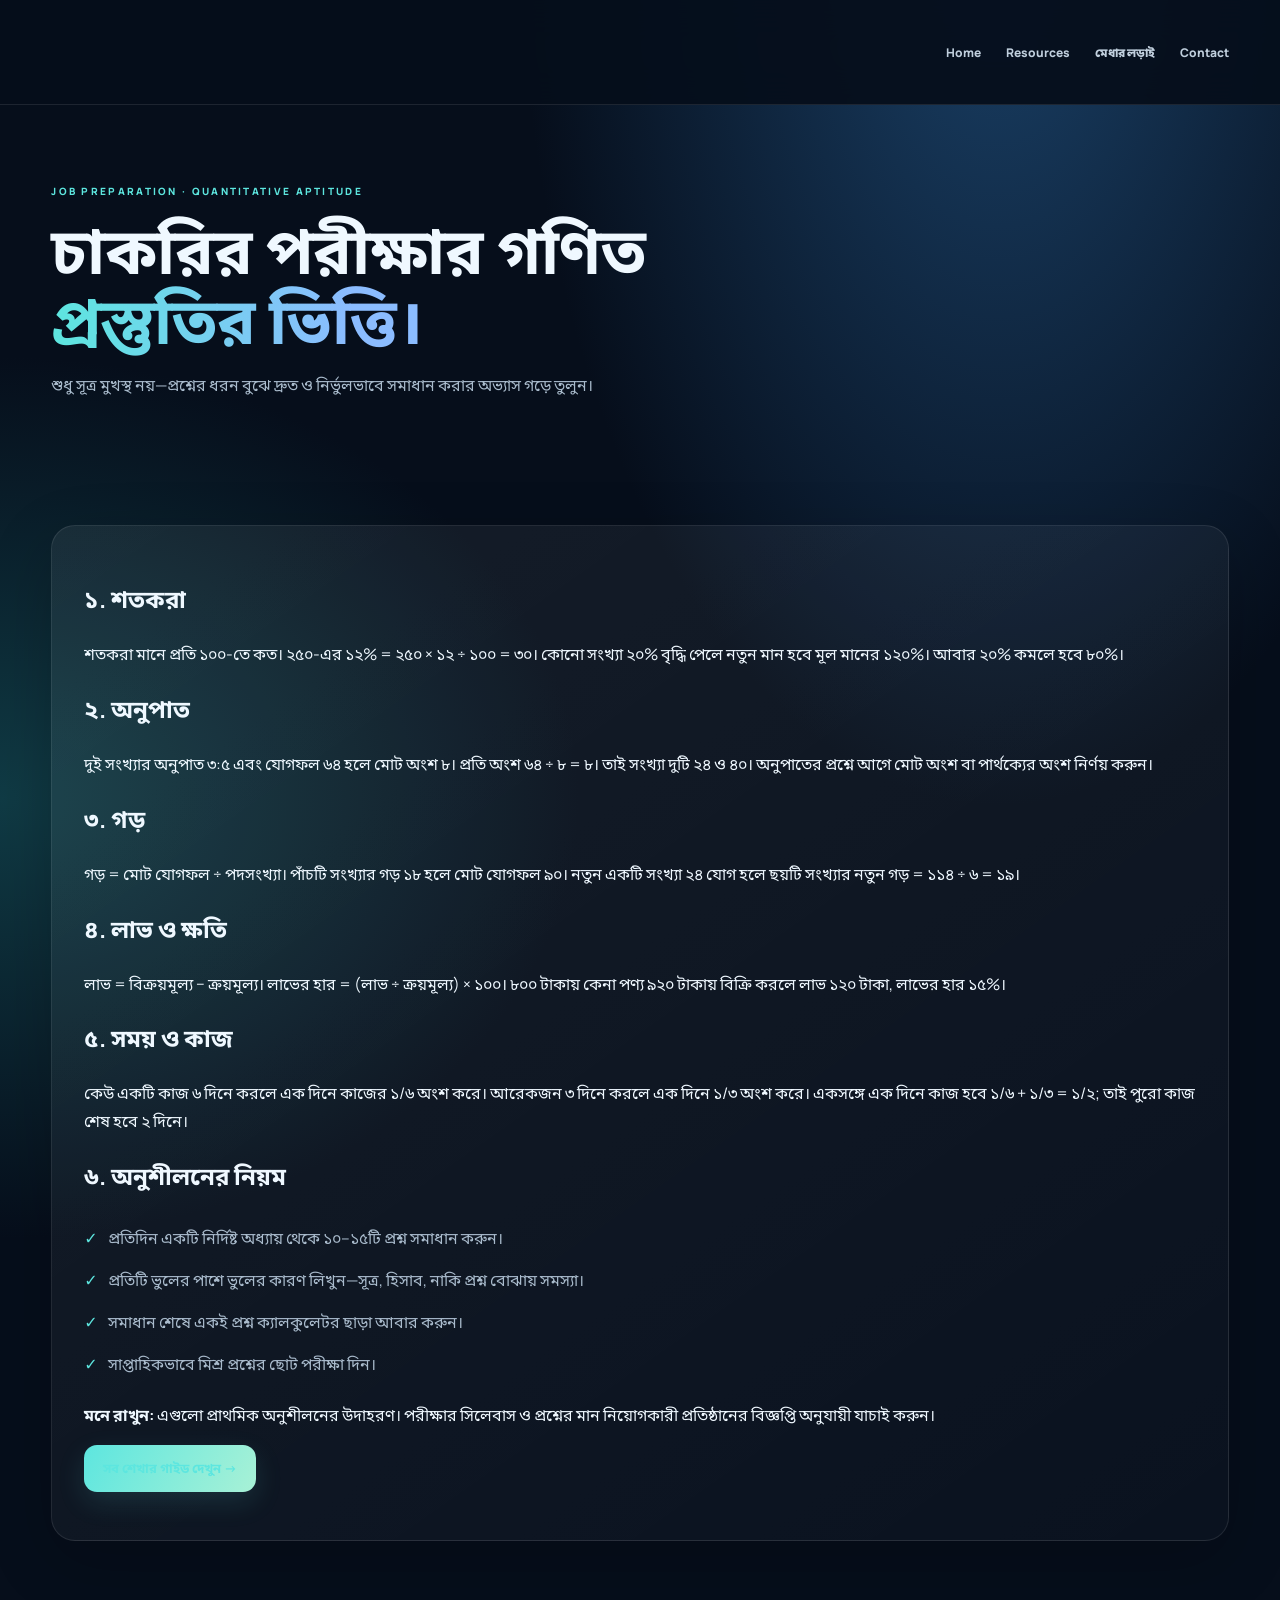
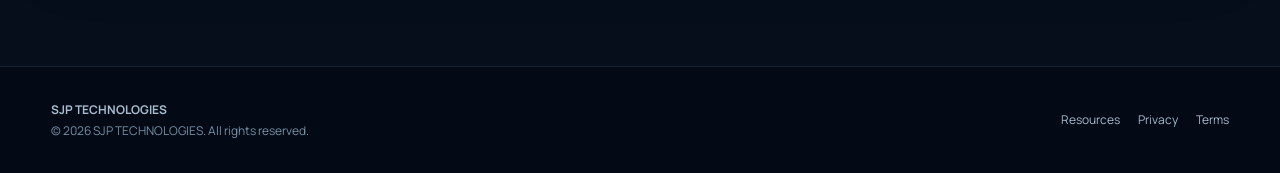
<file: guide-quantitative-aptitude.html>
<!doctype html>
<html lang="bn"><head><!-- Google tag (gtag.js) --><script async src="https://www.googletagmanager.com/gtag/js?id=G-Z1JJD395FD"></script><script>window.dataLayer=window.dataLayer||[];function gtag(){dataLayer.push(arguments);}gtag('js',new Date());gtag('config','G-Z1JJD395FD');</script><meta charset="utf-8"><meta name="viewport" content="width=device-width,initial-scale=1"><meta name="description" content="চাকরির পরীক্ষার গণিত প্রস্তুতির জন্য শতকরা, অনুপাত, গড় ও লাভ-ক্ষতির সহজ কৌশল ও উদাহরণ।"><title>চাকরির পরীক্ষার গণিত প্রস্তুতি | SJP TECHNOLOGIES</title><link rel="stylesheet" href="style.css"></head>
<body><header class="site-header"><div class="wrap nav"><a class="brand" href="index.html"><span class="brand-wordmark">SJP<small>TECHNOLOGIES</small></span></a><nav class="nav-links" id="navLinks"><a href="index.html">Home</a><a href="resources.html">Resources</a><a href="battle-of-brains.html">মেধার লড়াই</a><a href="contact.html">Contact</a></nav><button class="menu-toggle" type="button" aria-label="Open navigation menu" aria-expanded="false" onclick="const n=document.getElementById('navLinks');n.classList.toggle('open');this.setAttribute('aria-expanded',n.classList.contains('open'))"><span></span><span></span><span></span></button></div></header>
<main><section class="wrap page-hero"><div class="eyebrow">JOB PREPARATION · QUANTITATIVE APTITUDE</div><h1>চাকরির পরীক্ষার গণিত<br><span class="gradient-text">প্রস্তুতির ভিত্তি।</span></h1><p>শুধু সূত্র মুখস্থ নয়—প্রশ্নের ধরন বুঝে দ্রুত ও নির্ভুলভাবে সমাধান করার অভ্যাস গড়ে তুলুন।</p></section>
<article class="wrap section"><div class="contact-box">
<h2>১. শতকরা</h2><p>শতকরা মানে প্রতি ১০০-তে কত। ২৫০-এর ১২% = ২৫০ × ১২ ÷ ১০০ = ৩০। কোনো সংখ্যা ২০% বৃদ্ধি পেলে নতুন মান হবে মূল মানের ১২০%। আবার ২০% কমলে হবে ৮০%।</p>
<h2>২. অনুপাত</h2><p>দুই সংখ্যার অনুপাত ৩:৫ এবং যোগফল ৬৪ হলে মোট অংশ ৮। প্রতি অংশ ৬৪ ÷ ৮ = ৮। তাই সংখ্যা দুটি ২৪ ও ৪০। অনুপাতের প্রশ্নে আগে মোট অংশ বা পার্থক্যের অংশ নির্ণয় করুন।</p>
<h2>৩. গড়</h2><p>গড় = মোট যোগফল ÷ পদসংখ্যা। পাঁচটি সংখ্যার গড় ১৮ হলে মোট যোগফল ৯০। নতুন একটি সংখ্যা ২৪ যোগ হলে ছয়টি সংখ্যার নতুন গড় = ১১৪ ÷ ৬ = ১৯।</p>
<h2>৪. লাভ ও ক্ষতি</h2><p>লাভ = বিক্রয়মূল্য − ক্রয়মূল্য। লাভের হার = (লাভ ÷ ক্রয়মূল্য) × ১০০। ৮০০ টাকায় কেনা পণ্য ৯২০ টাকায় বিক্রি করলে লাভ ১২০ টাকা, লাভের হার ১৫%।</p>
<h2>৫. সময় ও কাজ</h2><p>কেউ একটি কাজ ৬ দিনে করলে এক দিনে কাজের ১/৬ অংশ করে। আরেকজন ৩ দিনে করলে এক দিনে ১/৩ অংশ করে। একসঙ্গে এক দিনে কাজ হবে ১/৬ + ১/৩ = ১/২; তাই পুরো কাজ শেষ হবে ২ দিনে।</p>
<h2>৬. অনুশীলনের নিয়ম</h2><ul class="list"><li>প্রতিদিন একটি নির্দিষ্ট অধ্যায় থেকে ১০–১৫টি প্রশ্ন সমাধান করুন।</li><li>প্রতিটি ভুলের পাশে ভুলের কারণ লিখুন—সূত্র, হিসাব, নাকি প্রশ্ন বোঝায় সমস্যা।</li><li>সমাধান শেষে একই প্রশ্ন ক্যালকুলেটর ছাড়া আবার করুন।</li><li>সাপ্তাহিকভাবে মিশ্র প্রশ্নের ছোট পরীক্ষা দিন।</li></ul>
<p><strong>মনে রাখুন:</strong> এগুলো প্রাথমিক অনুশীলনের উদাহরণ। পরীক্ষার সিলেবাস ও প্রশ্নের মান নিয়োগকারী প্রতিষ্ঠানের বিজ্ঞপ্তি অনুযায়ী যাচাই করুন।</p><p><a class="btn btn-primary" href="resources.html">সব শেখার গাইড দেখুন →</a></p></div></article></main>
<footer class="site-footer"><div class="wrap footer-row"><div><strong>SJP TECHNOLOGIES</strong><div class="copyright">© <span id="year"></span> SJP TECHNOLOGIES. All rights reserved.</div></div><div class="footer-links"><a href="resources.html">Resources</a><a href="privacy-policy.html">Privacy</a><a href="terms.html">Terms</a></div></div></footer><script>document.getElementById('year').textContent=new Date().getFullYear();</script></body></html>
</file>
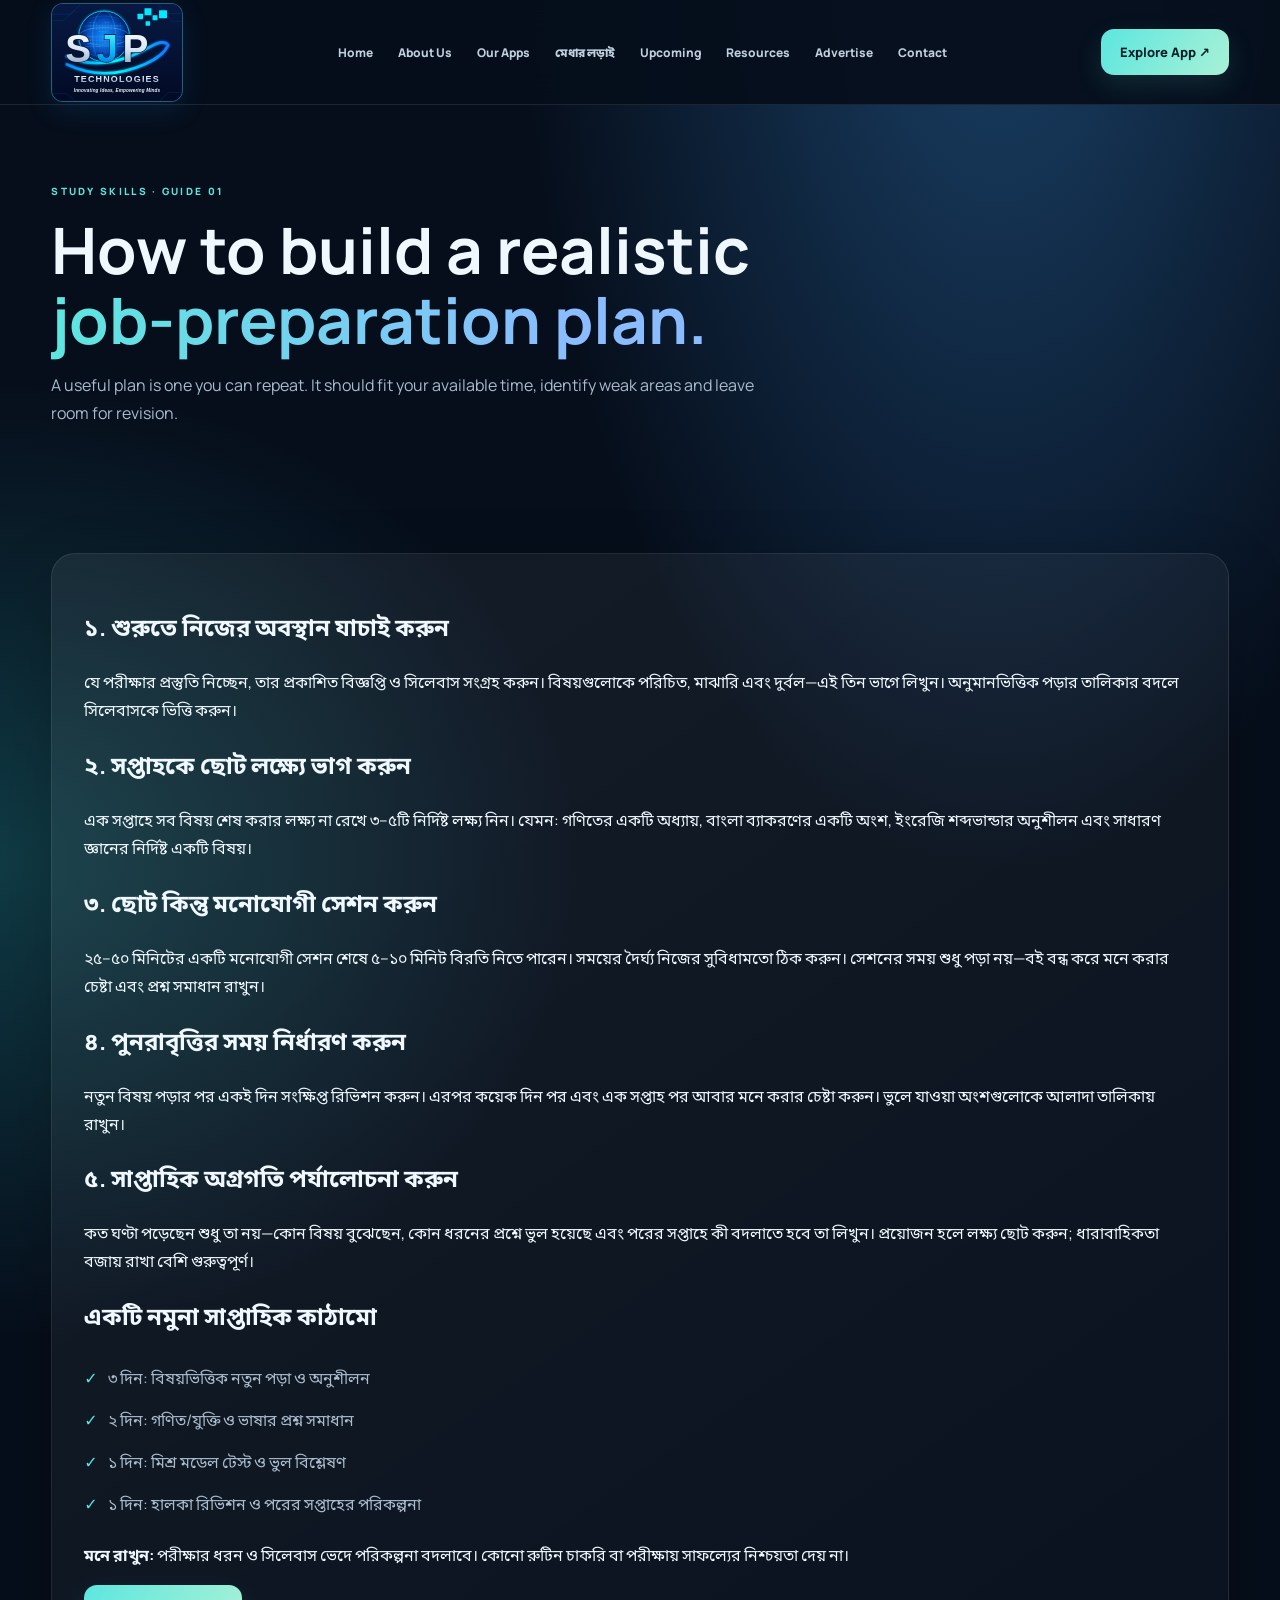
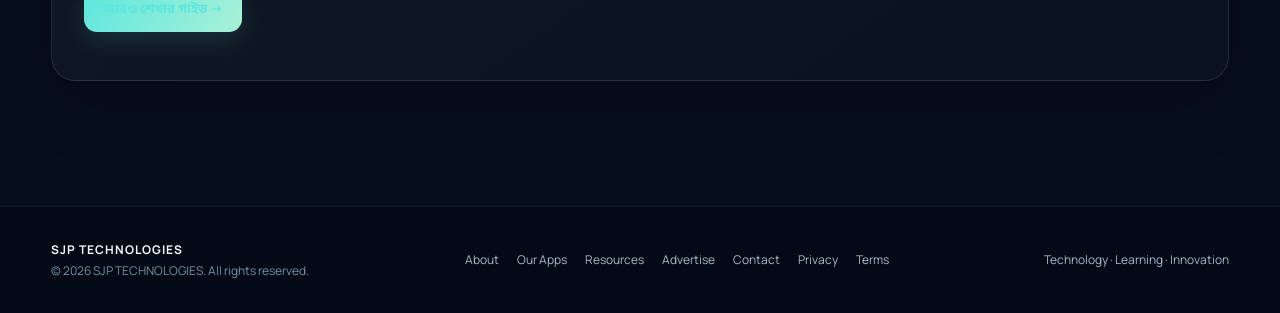
<file: guide-study-plan.html>
<!doctype html><html lang="en"><head><!-- Google tag (gtag.js) --><script async src="https://www.googletagmanager.com/gtag/js?id=G-Z1JJD395FD"></script><script>window.dataLayer=window.dataLayer||[];function gtag(){dataLayer.push(arguments);}gtag('js',new Date());gtag('config','G-Z1JJD395FD');</script><meta charset="utf-8"><meta name="viewport" content="width=device-width,initial-scale=1"><meta name="theme-color" content="#07111f"><meta name="description" content="A practical Bengali-friendly method to plan job preparation with weekly targets, focused sessions, revision and progress checks."><title>A realistic study plan for job preparation | SJP TECHNOLOGIES</title><link rel="stylesheet" href="style.css"></head><body><header class="site-header"><div class="wrap nav"><a class="brand" href="index.html" aria-label="SJP Technologies home"><span class="brand-logo"><svg class="official-logo-svg" xmlns="http://www.w3.org/2000/svg" viewBox="0 0 1200 900" role="img" aria-labelledby="t d">
<title id="t">SJP Technologies</title><desc id="d">Digital globe, silver and cyan SJP monogram, orbit swoosh, and the slogan Innovating Ideas, Empowering Minds.</desc>
<defs>
 <linearGradient id="bg" x2="0" y2="1"><stop stop-color="#071943"/><stop offset="1" stop-color="#020b25"/></linearGradient>
 <radialGradient id="globe"><stop stop-color="#128fff"/><stop offset=".68" stop-color="#0649b9"/><stop offset="1" stop-color="#021b5d"/></radialGradient>
 <linearGradient id="silver" x2="0" y2="1"><stop stop-color="#fff"/><stop offset=".52" stop-color="#d9e6f6"/><stop offset="1" stop-color="#7c9ab8"/></linearGradient>
 <linearGradient id="cyan" x2="0" y2="1"><stop stop-color="#62ffff"/><stop offset=".55" stop-color="#00bfff"/><stop offset="1" stop-color="#1261db"/></linearGradient>
 <linearGradient id="orbit"><stop stop-color="#008bff"/><stop offset=".5" stop-color="#00f4ff"/><stop offset="1" stop-color="#1475ff"/></linearGradient>
 <filter id="glow"><feGaussianBlur stdDeviation="9" result="b"/><feMerge><feMergeNode in="b"/><feMergeNode in="SourceGraphic"/></feMerge></filter>
 <pattern id="dots" width="14" height="14" patternUnits="userSpaceOnUse"><circle cx="4" cy="4" r="2.2" fill="#70eaff" opacity=".85"/></pattern>
</defs>
<rect width="1200" height="900" rx="38" fill="url(#bg)"/>
<g opacity=".35" fill="none" stroke="#0878e9" stroke-width="4"><path d="M0 95H170L260 5M0 155H105L205 55M1200 90H1060L980 10M1200 160H1110L1030 80"/><path d="M0 830H130L210 900M1200 820H1080L1000 900"/></g>
<circle cx="480" cy="300" r="235" fill="url(#globe)" stroke="#11d9ff" stroke-width="7" filter="url(#glow)"/>
<ellipse cx="480" cy="300" rx="235" ry="82" fill="none" stroke="#45dfff" stroke-width="4" opacity=".7"/>
<ellipse cx="480" cy="300" rx="108" ry="235" fill="none" stroke="#45dfff" stroke-width="4" opacity=".6"/>
<path d="M255 300H705M285 205H675M285 395H675" stroke="#45dfff" stroke-width="3" opacity=".48"/>
<path d="M350 135Q480 85 610 135M350 465Q480 515 610 465" stroke="#45dfff" stroke-width="3" fill="none" opacity=".45"/>
<path d="M325 180Q370 140 405 175T470 175T540 180T635 175L660 240Q620 270 585 250T510 260T430 255T340 255Z" fill="url(#dots)" opacity=".95"/>
<path d="M300 300Q350 270 390 300T470 300T550 300T660 300L640 375Q580 405 540 380T455 390T360 380Z" fill="url(#dots)" opacity=".85"/>
<g fill="#00eaff"><rect x="790" y="90" width="52" height="52" rx="4"/><rect x="855" y="40" width="65" height="65" rx="4"/><rect x="930" y="105" width="46" height="46" rx="4"/><rect x="990" y="58" width="74" height="74" rx="4"/><rect x="865" y="160" width="42" height="42" rx="4"/></g>
<path d="M135 490Q470 650 910 400Q1035 330 1075 385Q1035 485 855 565Q480 730 135 565" fill="none" stroke="#001743" stroke-width="42" opacity=".85"/>
<path d="M135 485Q470 645 910 395Q1035 325 1075 380Q1035 480 855 560Q480 725 135 560" fill="none" stroke="url(#orbit)" stroke-width="24" stroke-linecap="round" filter="url(#glow)"/>
<text x="120" y="535" font-family="Arial, sans-serif" font-size="360" font-weight="900" letter-spacing="-24" fill="url(#silver)" stroke="#07132f" stroke-width="12" paint-order="stroke">S</text>
<text x="410" y="535" font-family="Arial, sans-serif" font-size="360" font-weight="900" letter-spacing="-24" fill="url(#cyan)" stroke="#07132f" stroke-width="12" paint-order="stroke">J</text>
<text x="650" y="535" font-family="Arial, sans-serif" font-size="360" font-weight="900" letter-spacing="-24" fill="url(#silver)" stroke="#07132f" stroke-width="12" paint-order="stroke">P</text>
<path d="M190 625H1010" stroke="url(#orbit)" stroke-width="7"/>
<text x="600" y="720" text-anchor="middle" font-family="Arial, sans-serif" font-size="83" font-weight="800" letter-spacing="11" fill="url(#silver)">TECHNOLOGIES</text>
<text x="600" y="815" text-anchor="middle" font-family="Arial, sans-serif" font-size="43" font-style="italic" fill="#eaf8ff">Innovating Ideas, Empowering Minds</text>
</svg></span><span class="brand-wordmark">SJP<small>TECHNOLOGIES</small></span></a><nav class="nav-links" id="navLinks"><a href="index.html">Home</a><a href="about.html">About Us</a><a href="apps.html">Our Apps</a><a href="battle-of-brains.html">মেধার লড়াই</a><a href="upcoming.html">Upcoming</a><a href="resources.html">Resources</a><a href="advertise.html">Advertise</a><a href="contact.html">Contact</a></nav><a class="nav-cta" href="battle-of-brains.html">Explore App ↗</a><button class="menu-toggle" type="button" aria-label="Open navigation menu" aria-expanded="false" onclick="const n=document.getElementById('navLinks');n.classList.toggle('open');this.setAttribute('aria-expanded',n.classList.contains('open'))"><span></span><span></span><span></span></button></div></header><main>
<section class="wrap page-hero"><div class="eyebrow">STUDY SKILLS · GUIDE 01</div><h1>How to build a realistic<br><span class="gradient-text">job-preparation plan.</span></h1><p>A useful plan is one you can repeat. It should fit your available time, identify weak areas and leave room for revision.</p></section>
<article class="wrap section"><div class="contact-box">
<h2>১. শুরুতে নিজের অবস্থান যাচাই করুন</h2><p>যে পরীক্ষার প্রস্তুতি নিচ্ছেন, তার প্রকাশিত বিজ্ঞপ্তি ও সিলেবাস সংগ্রহ করুন। বিষয়গুলোকে পরিচিত, মাঝারি এবং দুর্বল—এই তিন ভাগে লিখুন। অনুমানভিত্তিক পড়ার তালিকার বদলে সিলেবাসকে ভিত্তি করুন।</p>
<h2>২. সপ্তাহকে ছোট লক্ষ্যে ভাগ করুন</h2><p>এক সপ্তাহে সব বিষয় শেষ করার লক্ষ্য না রেখে ৩–৫টি নির্দিষ্ট লক্ষ্য নিন। যেমন: গণিতের একটি অধ্যায়, বাংলা ব্যাকরণের একটি অংশ, ইংরেজি শব্দভান্ডার অনুশীলন এবং সাধারণ জ্ঞানের নির্দিষ্ট একটি বিষয়।</p>
<h2>৩. ছোট কিন্তু মনোযোগী সেশন করুন</h2><p>২৫–৫০ মিনিটের একটি মনোযোগী সেশন শেষে ৫–১০ মিনিট বিরতি নিতে পারেন। সময়ের দৈর্ঘ্য নিজের সুবিধামতো ঠিক করুন। সেশনের সময় শুধু পড়া নয়—বই বন্ধ করে মনে করার চেষ্টা এবং প্রশ্ন সমাধান রাখুন।</p>
<h2>৪. পুনরাবৃত্তির সময় নির্ধারণ করুন</h2><p>নতুন বিষয় পড়ার পর একই দিন সংক্ষিপ্ত রিভিশন করুন। এরপর কয়েক দিন পর এবং এক সপ্তাহ পর আবার মনে করার চেষ্টা করুন। ভুলে যাওয়া অংশগুলোকে আলাদা তালিকায় রাখুন।</p>
<h2>৫. সাপ্তাহিক অগ্রগতি পর্যালোচনা করুন</h2><p>কত ঘণ্টা পড়েছেন শুধু তা নয়—কোন বিষয় বুঝেছেন, কোন ধরনের প্রশ্নে ভুল হয়েছে এবং পরের সপ্তাহে কী বদলাতে হবে তা লিখুন। প্রয়োজন হলে লক্ষ্য ছোট করুন; ধারাবাহিকতা বজায় রাখা বেশি গুরুত্বপূর্ণ।</p>
<h2>একটি নমুনা সাপ্তাহিক কাঠামো</h2><ul class="list"><li>৩ দিন: বিষয়ভিত্তিক নতুন পড়া ও অনুশীলন</li><li>২ দিন: গণিত/যুক্তি ও ভাষার প্রশ্ন সমাধান</li><li>১ দিন: মিশ্র মডেল টেস্ট ও ভুল বিশ্লেষণ</li><li>১ দিন: হালকা রিভিশন ও পরের সপ্তাহের পরিকল্পনা</li></ul>
<p><strong>মনে রাখুন:</strong> পরীক্ষার ধরন ও সিলেবাস ভেদে পরিকল্পনা বদলাবে। কোনো রুটিন চাকরি বা পরীক্ষায় সাফল্যের নিশ্চয়তা দেয় না।</p>
<p><a class="btn btn-primary" href="resources.html">আরও শেখার গাইড →</a></p></div></article></main><footer class="site-footer"><div class="wrap footer-row"><div><strong style="color:#eff8ff;letter-spacing:1px">SJP TECHNOLOGIES</strong><div class="copyright">© <span id="year"></span> SJP TECHNOLOGIES. All rights reserved.</div></div><div class="footer-links"><a href="about.html">About</a><a href="apps.html">Our Apps</a><a href="resources.html">Resources</a><a href="advertise.html">Advertise</a><a href="contact.html">Contact</a><a href="privacy-policy.html">Privacy</a><a href="terms.html">Terms</a></div><div>Technology · Learning · Innovation</div></div></footer><script>document.getElementById('year').textContent=new Date().getFullYear();</script></body></html>
</file>
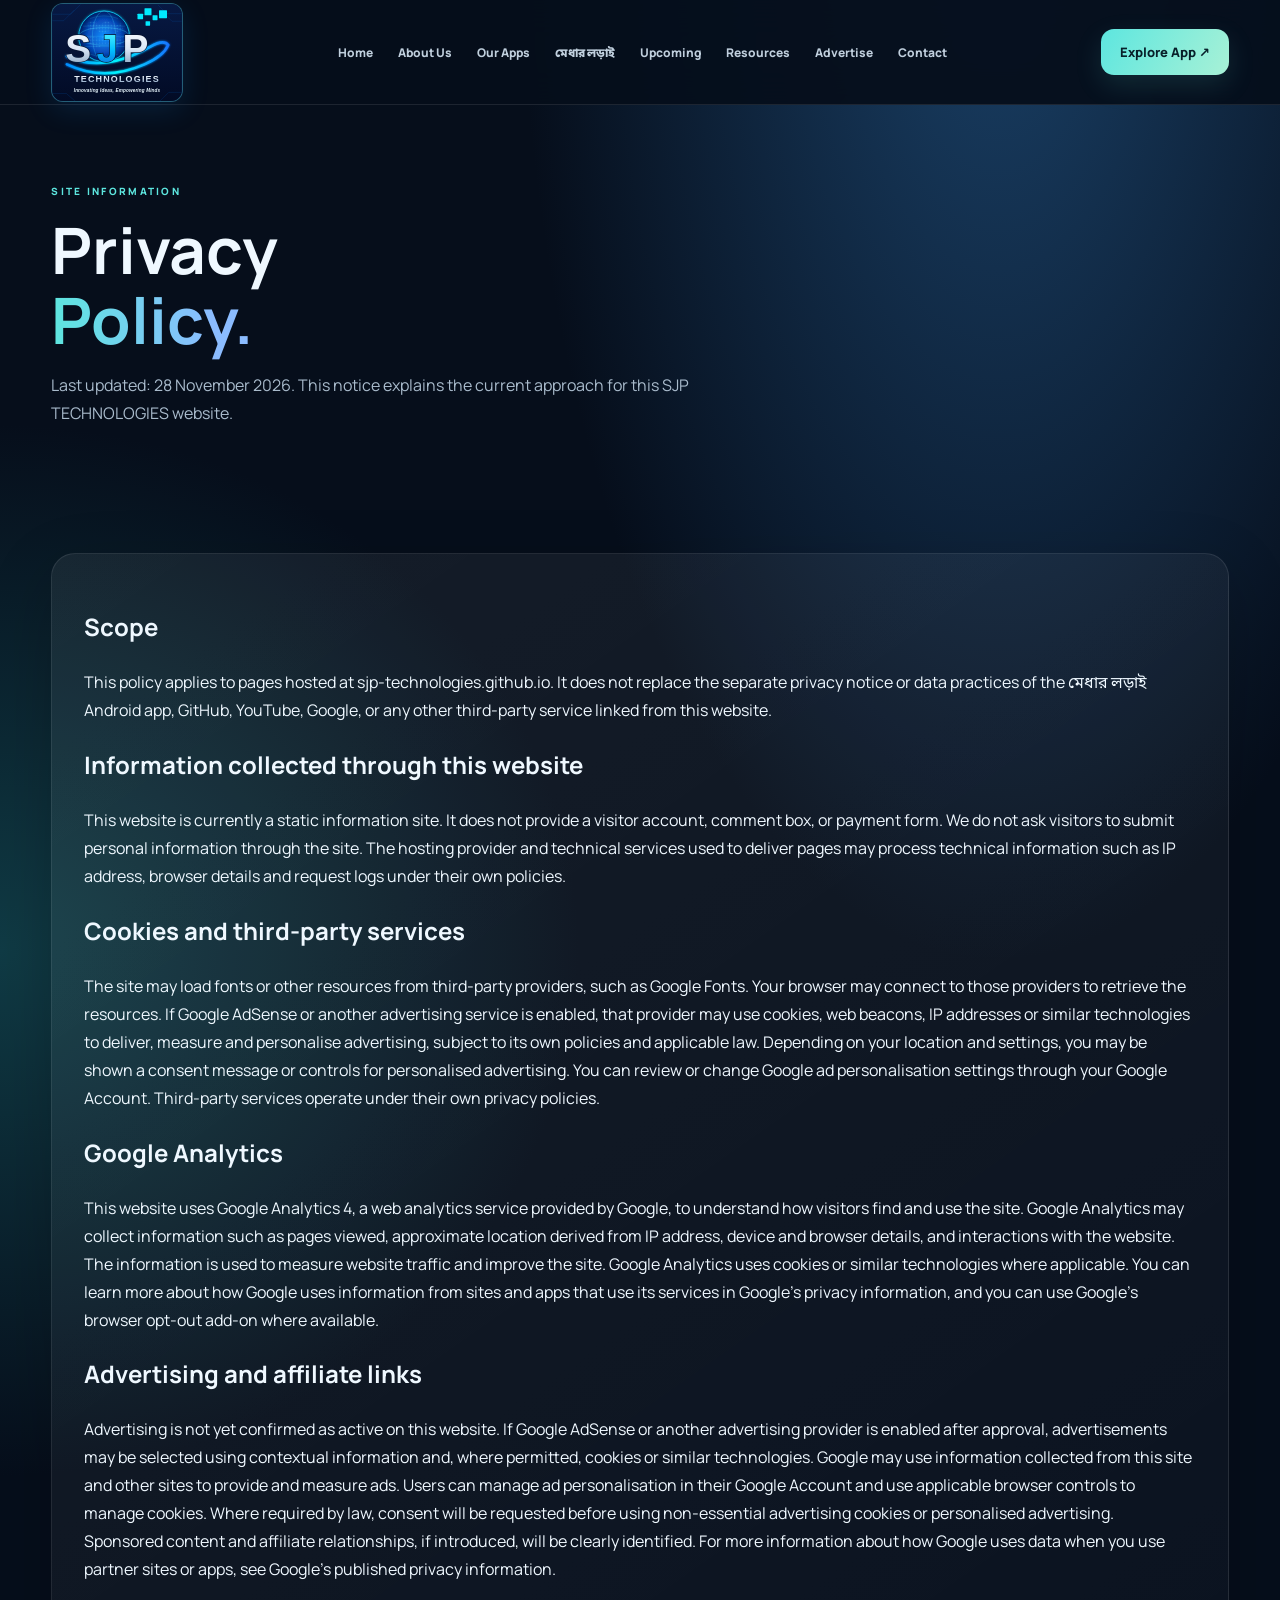
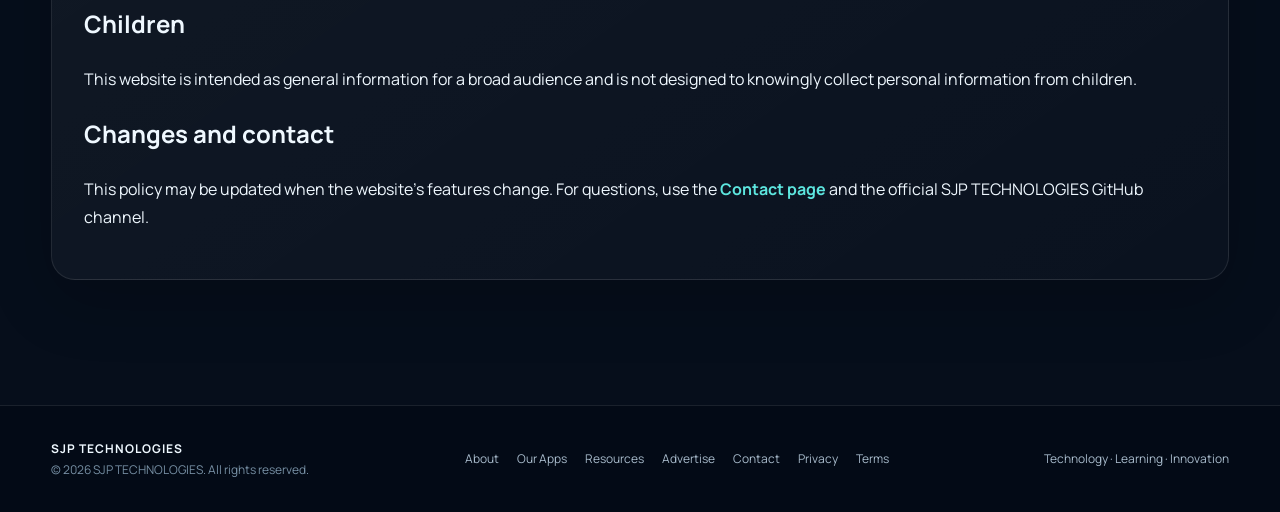
<file: privacy-policy.html>
<!doctype html><html lang="en"><head><!-- Google tag (gtag.js) --><script async src="https://www.googletagmanager.com/gtag/js?id=G-Z1JJD395FD"></script><script>window.dataLayer=window.dataLayer||[];function gtag(){dataLayer.push(arguments);}gtag('js',new Date());gtag('config','G-Z1JJD395FD');</script><meta charset="utf-8"><meta name="viewport" content="width=device-width,initial-scale=1"><meta name="theme-color" content="#07111f"><meta name="description" content="Privacy information for visitors to the SJP TECHNOLOGIES website, including the static site, external links and future advertising disclosures."><title>Privacy Policy | SJP TECHNOLOGIES</title><link rel="stylesheet" href="style.css"></head><body><header class="site-header"><div class="wrap nav"><a class="brand" href="index.html" aria-label="SJP Technologies home"><span class="brand-logo"><svg class="official-logo-svg" xmlns="http://www.w3.org/2000/svg" viewBox="0 0 1200 900" role="img" aria-labelledby="t d">
<title id="t">SJP Technologies</title><desc id="d">Digital globe, silver and cyan SJP monogram, orbit swoosh, and the slogan Innovating Ideas, Empowering Minds.</desc>
<defs>
 <linearGradient id="bg" x2="0" y2="1"><stop stop-color="#071943"/><stop offset="1" stop-color="#020b25"/></linearGradient>
 <radialGradient id="globe"><stop stop-color="#128fff"/><stop offset=".68" stop-color="#0649b9"/><stop offset="1" stop-color="#021b5d"/></radialGradient>
 <linearGradient id="silver" x2="0" y2="1"><stop stop-color="#fff"/><stop offset=".52" stop-color="#d9e6f6"/><stop offset="1" stop-color="#7c9ab8"/></linearGradient>
 <linearGradient id="cyan" x2="0" y2="1"><stop stop-color="#62ffff"/><stop offset=".55" stop-color="#00bfff"/><stop offset="1" stop-color="#1261db"/></linearGradient>
 <linearGradient id="orbit"><stop stop-color="#008bff"/><stop offset=".5" stop-color="#00f4ff"/><stop offset="1" stop-color="#1475ff"/></linearGradient>
 <filter id="glow"><feGaussianBlur stdDeviation="9" result="b"/><feMerge><feMergeNode in="b"/><feMergeNode in="SourceGraphic"/></feMerge></filter>
 <pattern id="dots" width="14" height="14" patternUnits="userSpaceOnUse"><circle cx="4" cy="4" r="2.2" fill="#70eaff" opacity=".85"/></pattern>
</defs>
<rect width="1200" height="900" rx="38" fill="url(#bg)"/>
<g opacity=".35" fill="none" stroke="#0878e9" stroke-width="4"><path d="M0 95H170L260 5M0 155H105L205 55M1200 90H1060L980 10M1200 160H1110L1030 80"/><path d="M0 830H130L210 900M1200 820H1080L1000 900"/></g>
<circle cx="480" cy="300" r="235" fill="url(#globe)" stroke="#11d9ff" stroke-width="7" filter="url(#glow)"/>
<ellipse cx="480" cy="300" rx="235" ry="82" fill="none" stroke="#45dfff" stroke-width="4" opacity=".7"/>
<ellipse cx="480" cy="300" rx="108" ry="235" fill="none" stroke="#45dfff" stroke-width="4" opacity=".6"/>
<path d="M255 300H705M285 205H675M285 395H675" stroke="#45dfff" stroke-width="3" opacity=".48"/>
<path d="M350 135Q480 85 610 135M350 465Q480 515 610 465" stroke="#45dfff" stroke-width="3" fill="none" opacity=".45"/>
<path d="M325 180Q370 140 405 175T470 175T540 180T635 175L660 240Q620 270 585 250T510 260T430 255T340 255Z" fill="url(#dots)" opacity=".95"/>
<path d="M300 300Q350 270 390 300T470 300T550 300T660 300L640 375Q580 405 540 380T455 390T360 380Z" fill="url(#dots)" opacity=".85"/>
<g fill="#00eaff"><rect x="790" y="90" width="52" height="52" rx="4"/><rect x="855" y="40" width="65" height="65" rx="4"/><rect x="930" y="105" width="46" height="46" rx="4"/><rect x="990" y="58" width="74" height="74" rx="4"/><rect x="865" y="160" width="42" height="42" rx="4"/></g>
<path d="M135 490Q470 650 910 400Q1035 330 1075 385Q1035 485 855 565Q480 730 135 565" fill="none" stroke="#001743" stroke-width="42" opacity=".85"/>
<path d="M135 485Q470 645 910 395Q1035 325 1075 380Q1035 480 855 560Q480 725 135 560" fill="none" stroke="url(#orbit)" stroke-width="24" stroke-linecap="round" filter="url(#glow)"/>
<text x="120" y="535" font-family="Arial, sans-serif" font-size="360" font-weight="900" letter-spacing="-24" fill="url(#silver)" stroke="#07132f" stroke-width="12" paint-order="stroke">S</text>
<text x="410" y="535" font-family="Arial, sans-serif" font-size="360" font-weight="900" letter-spacing="-24" fill="url(#cyan)" stroke="#07132f" stroke-width="12" paint-order="stroke">J</text>
<text x="650" y="535" font-family="Arial, sans-serif" font-size="360" font-weight="900" letter-spacing="-24" fill="url(#silver)" stroke="#07132f" stroke-width="12" paint-order="stroke">P</text>
<path d="M190 625H1010" stroke="url(#orbit)" stroke-width="7"/>
<text x="600" y="720" text-anchor="middle" font-family="Arial, sans-serif" font-size="83" font-weight="800" letter-spacing="11" fill="url(#silver)">TECHNOLOGIES</text>
<text x="600" y="815" text-anchor="middle" font-family="Arial, sans-serif" font-size="43" font-style="italic" fill="#eaf8ff">Innovating Ideas, Empowering Minds</text>
</svg></span><span class="brand-wordmark">SJP<small>TECHNOLOGIES</small></span></a><nav class="nav-links" id="navLinks"><a href="index.html">Home</a><a href="about.html">About Us</a><a href="apps.html">Our Apps</a><a href="battle-of-brains.html">মেধার লড়াই</a><a href="upcoming.html">Upcoming</a><a href="resources.html">Resources</a><a href="advertise.html">Advertise</a><a href="contact.html">Contact</a></nav><a class="nav-cta" href="battle-of-brains.html">Explore App ↗</a><button class="menu-toggle" type="button" aria-label="Open navigation menu" aria-expanded="false" onclick="const n=document.getElementById('navLinks');n.classList.toggle('open');this.setAttribute('aria-expanded',n.classList.contains('open'))"><span></span><span></span><span></span></button></div></header><main>
<section class="wrap page-hero"><div class="eyebrow">SITE INFORMATION</div><h1>Privacy<br><span class="gradient-text">Policy.</span></h1><p>Last updated: 28 November 2026. This notice explains the current approach for this SJP TECHNOLOGIES website.</p></section>
<article class="wrap section"><div class="contact-box">
<h2>Scope</h2><p>This policy applies to pages hosted at sjp-technologies.github.io. It does not replace the separate privacy notice or data practices of the মেধার লড়াই Android app, GitHub, YouTube, Google, or any other third-party service linked from this website.</p>
<h2>Information collected through this website</h2><p>This website is currently a static information site. It does not provide a visitor account, comment box, or payment form. We do not ask visitors to submit personal information through the site. The hosting provider and technical services used to deliver pages may process technical information such as IP address, browser details and request logs under their own policies.</p>
<h2>Cookies and third-party services</h2><p>The site may load fonts or other resources from third-party providers, such as Google Fonts. Your browser may connect to those providers to retrieve the resources. If Google AdSense or another advertising service is enabled, that provider may use cookies, web beacons, IP addresses or similar technologies to deliver, measure and personalise advertising, subject to its own policies and applicable law. Depending on your location and settings, you may be shown a consent message or controls for personalised advertising. You can review or change Google ad personalisation settings through your Google Account. Third-party services operate under their own privacy policies.</p>
<h2>Google Analytics</h2><p>This website uses Google Analytics 4, a web analytics service provided by Google, to understand how visitors find and use the site. Google Analytics may collect information such as pages viewed, approximate location derived from IP address, device and browser details, and interactions with the website. The information is used to measure website traffic and improve the site. Google Analytics uses cookies or similar technologies where applicable. You can learn more about how Google uses information from sites and apps that use its services in Google’s privacy information, and you can use Google’s browser opt-out add-on where available.</p><h2>Advertising and affiliate links</h2><p>Advertising is not yet confirmed as active on this website. If Google AdSense or another advertising provider is enabled after approval, advertisements may be selected using contextual information and, where permitted, cookies or similar technologies. Google may use information collected from this site and other sites to provide and measure ads. Users can manage ad personalisation in their Google Account and use applicable browser controls to manage cookies. Where required by law, consent will be requested before using non-essential advertising cookies or personalised advertising. Sponsored content and affiliate relationships, if introduced, will be clearly identified. For more information about how Google uses data when you use partner sites or apps, see Google’s published privacy information.</p>
<h2>Children</h2><p>This website is intended as general information for a broad audience and is not designed to knowingly collect personal information from children.</p>
<h2>Changes and contact</h2><p>This policy may be updated when the website’s features change. For questions, use the <a href="contact.html">Contact page</a> and the official SJP TECHNOLOGIES GitHub channel.</p>
</div></article></main><footer class="site-footer"><div class="wrap footer-row"><div><strong style="color:#eff8ff;letter-spacing:1px">SJP TECHNOLOGIES</strong><div class="copyright">© <span id="year"></span> SJP TECHNOLOGIES. All rights reserved.</div></div><div class="footer-links"><a href="about.html">About</a><a href="apps.html">Our Apps</a><a href="resources.html">Resources</a><a href="advertise.html">Advertise</a><a href="contact.html">Contact</a><a href="privacy-policy.html">Privacy</a><a href="terms.html">Terms</a></div><div>Technology · Learning · Innovation</div></div></footer><script>document.getElementById('year').textContent=new Date().getFullYear();</script></body></html>
</file>
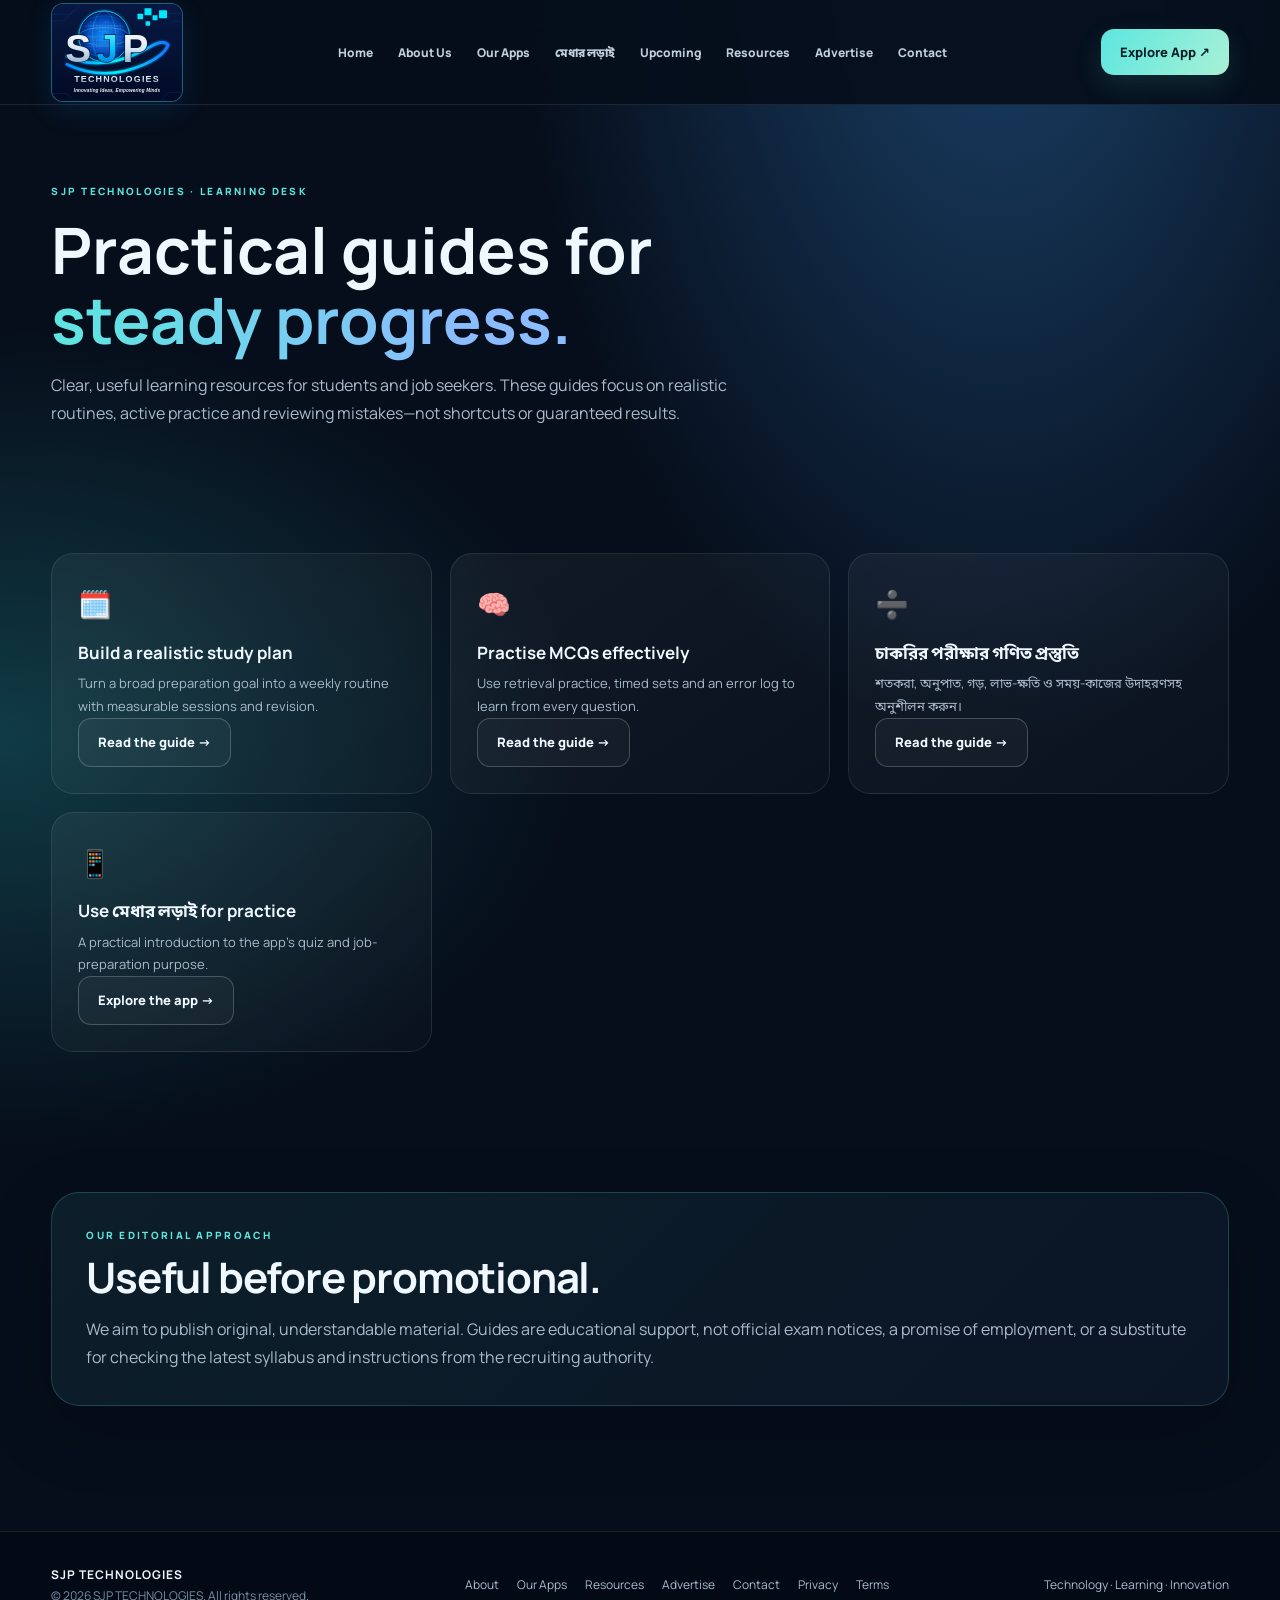
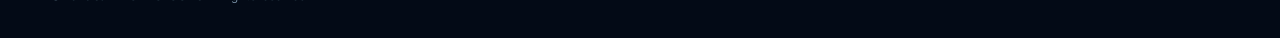
<file: resources.html>
<!doctype html><html lang="en"><head><!-- Google tag (gtag.js) --><script async src="https://www.googletagmanager.com/gtag/js?id=G-Z1JJD395FD"></script><script>window.dataLayer=window.dataLayer||[];function gtag(){dataLayer.push(arguments);}gtag('js',new Date());gtag('config','G-Z1JJD395FD');</script><meta charset="utf-8"><meta name="viewport" content="width=device-width,initial-scale=1"><meta name="theme-color" content="#07111f"><meta name="description" content="Practical, original guides from SJP TECHNOLOGIES on study planning, MCQ practice and using digital learning tools."><title>Learning Resources | SJP TECHNOLOGIES</title><link rel="stylesheet" href="style.css"></head><body><header class="site-header"><div class="wrap nav"><a class="brand" href="index.html" aria-label="SJP Technologies home"><span class="brand-logo"><svg class="official-logo-svg" xmlns="http://www.w3.org/2000/svg" viewBox="0 0 1200 900" role="img" aria-labelledby="t d">
<title id="t">SJP Technologies</title><desc id="d">Digital globe, silver and cyan SJP monogram, orbit swoosh, and the slogan Innovating Ideas, Empowering Minds.</desc>
<defs>
 <linearGradient id="bg" x2="0" y2="1"><stop stop-color="#071943"/><stop offset="1" stop-color="#020b25"/></linearGradient>
 <radialGradient id="globe"><stop stop-color="#128fff"/><stop offset=".68" stop-color="#0649b9"/><stop offset="1" stop-color="#021b5d"/></radialGradient>
 <linearGradient id="silver" x2="0" y2="1"><stop stop-color="#fff"/><stop offset=".52" stop-color="#d9e6f6"/><stop offset="1" stop-color="#7c9ab8"/></linearGradient>
 <linearGradient id="cyan" x2="0" y2="1"><stop stop-color="#62ffff"/><stop offset=".55" stop-color="#00bfff"/><stop offset="1" stop-color="#1261db"/></linearGradient>
 <linearGradient id="orbit"><stop stop-color="#008bff"/><stop offset=".5" stop-color="#00f4ff"/><stop offset="1" stop-color="#1475ff"/></linearGradient>
 <filter id="glow"><feGaussianBlur stdDeviation="9" result="b"/><feMerge><feMergeNode in="b"/><feMergeNode in="SourceGraphic"/></feMerge></filter>
 <pattern id="dots" width="14" height="14" patternUnits="userSpaceOnUse"><circle cx="4" cy="4" r="2.2" fill="#70eaff" opacity=".85"/></pattern>
</defs>
<rect width="1200" height="900" rx="38" fill="url(#bg)"/>
<g opacity=".35" fill="none" stroke="#0878e9" stroke-width="4"><path d="M0 95H170L260 5M0 155H105L205 55M1200 90H1060L980 10M1200 160H1110L1030 80"/><path d="M0 830H130L210 900M1200 820H1080L1000 900"/></g>
<circle cx="480" cy="300" r="235" fill="url(#globe)" stroke="#11d9ff" stroke-width="7" filter="url(#glow)"/>
<ellipse cx="480" cy="300" rx="235" ry="82" fill="none" stroke="#45dfff" stroke-width="4" opacity=".7"/>
<ellipse cx="480" cy="300" rx="108" ry="235" fill="none" stroke="#45dfff" stroke-width="4" opacity=".6"/>
<path d="M255 300H705M285 205H675M285 395H675" stroke="#45dfff" stroke-width="3" opacity=".48"/>
<path d="M350 135Q480 85 610 135M350 465Q480 515 610 465" stroke="#45dfff" stroke-width="3" fill="none" opacity=".45"/>
<path d="M325 180Q370 140 405 175T470 175T540 180T635 175L660 240Q620 270 585 250T510 260T430 255T340 255Z" fill="url(#dots)" opacity=".95"/>
<path d="M300 300Q350 270 390 300T470 300T550 300T660 300L640 375Q580 405 540 380T455 390T360 380Z" fill="url(#dots)" opacity=".85"/>
<g fill="#00eaff"><rect x="790" y="90" width="52" height="52" rx="4"/><rect x="855" y="40" width="65" height="65" rx="4"/><rect x="930" y="105" width="46" height="46" rx="4"/><rect x="990" y="58" width="74" height="74" rx="4"/><rect x="865" y="160" width="42" height="42" rx="4"/></g>
<path d="M135 490Q470 650 910 400Q1035 330 1075 385Q1035 485 855 565Q480 730 135 565" fill="none" stroke="#001743" stroke-width="42" opacity=".85"/>
<path d="M135 485Q470 645 910 395Q1035 325 1075 380Q1035 480 855 560Q480 725 135 560" fill="none" stroke="url(#orbit)" stroke-width="24" stroke-linecap="round" filter="url(#glow)"/>
<text x="120" y="535" font-family="Arial, sans-serif" font-size="360" font-weight="900" letter-spacing="-24" fill="url(#silver)" stroke="#07132f" stroke-width="12" paint-order="stroke">S</text>
<text x="410" y="535" font-family="Arial, sans-serif" font-size="360" font-weight="900" letter-spacing="-24" fill="url(#cyan)" stroke="#07132f" stroke-width="12" paint-order="stroke">J</text>
<text x="650" y="535" font-family="Arial, sans-serif" font-size="360" font-weight="900" letter-spacing="-24" fill="url(#silver)" stroke="#07132f" stroke-width="12" paint-order="stroke">P</text>
<path d="M190 625H1010" stroke="url(#orbit)" stroke-width="7"/>
<text x="600" y="720" text-anchor="middle" font-family="Arial, sans-serif" font-size="83" font-weight="800" letter-spacing="11" fill="url(#silver)">TECHNOLOGIES</text>
<text x="600" y="815" text-anchor="middle" font-family="Arial, sans-serif" font-size="43" font-style="italic" fill="#eaf8ff">Innovating Ideas, Empowering Minds</text>
</svg></span><span class="brand-wordmark">SJP<small>TECHNOLOGIES</small></span></a><nav class="nav-links" id="navLinks"><a href="index.html">Home</a><a href="about.html">About Us</a><a href="apps.html">Our Apps</a><a href="battle-of-brains.html">মেধার লড়াই</a><a href="upcoming.html">Upcoming</a><a href="resources.html">Resources</a><a href="advertise.html">Advertise</a><a href="contact.html">Contact</a></nav><a class="nav-cta" href="battle-of-brains.html">Explore App ↗</a><button class="menu-toggle" type="button" aria-label="Open navigation menu" aria-expanded="false" onclick="const n=document.getElementById('navLinks');n.classList.toggle('open');this.setAttribute('aria-expanded',n.classList.contains('open'))"><span></span><span></span><span></span></button></div></header><main>
<section class="wrap page-hero"><div class="eyebrow">SJP TECHNOLOGIES · LEARNING DESK</div><h1>Practical guides for<br><span class="gradient-text">steady progress.</span></h1><p>Clear, useful learning resources for students and job seekers. These guides focus on realistic routines, active practice and reviewing mistakes—not shortcuts or guaranteed results.</p></section>
<section class="wrap section"><div class="grid-3">
<article class="info-card"><div class="info-icon">🗓️</div><h3>Build a realistic study plan</h3><p>Turn a broad preparation goal into a weekly routine with measurable sessions and revision.</p><a class="btn btn-secondary" href="guide-study-plan.html">Read the guide →</a></article>
<article class="info-card"><div class="info-icon">🧠</div><h3>Practise MCQs effectively</h3><p>Use retrieval practice, timed sets and an error log to learn from every question.</p><a class="btn btn-secondary" href="guide-mcq-practice.html">Read the guide →</a></article>
<article class="info-card"><div class="info-icon">➗</div><h3>চাকরির পরীক্ষার গণিত প্রস্তুতি</h3><p>শতকরা, অনুপাত, গড়, লাভ-ক্ষতি ও সময়-কাজের উদাহরণসহ অনুশীলন করুন।</p><a class="btn btn-secondary" href="guide-quantitative-aptitude.html">Read the guide →</a></article>
<article class="info-card"><div class="info-icon">📱</div><h3>Use মেধার লড়াই for practice</h3><p>A practical introduction to the app’s quiz and job-preparation purpose.</p><a class="btn btn-secondary" href="battle-of-brains.html">Explore the app →</a></article>
</div></section>
<section class="wrap section"><div class="highlight"><div class="eyebrow">Our editorial approach</div><h2 class="section-title">Useful before promotional.</h2><p class="section-copy">We aim to publish original, understandable material. Guides are educational support, not official exam notices, a promise of employment, or a substitute for checking the latest syllabus and instructions from the recruiting authority.</p></div></section></main><footer class="site-footer"><div class="wrap footer-row"><div><strong style="color:#eff8ff;letter-spacing:1px">SJP TECHNOLOGIES</strong><div class="copyright">© <span id="year"></span> SJP TECHNOLOGIES. All rights reserved.</div></div><div class="footer-links"><a href="about.html">About</a><a href="apps.html">Our Apps</a><a href="resources.html">Resources</a><a href="advertise.html">Advertise</a><a href="contact.html">Contact</a><a href="privacy-policy.html">Privacy</a><a href="terms.html">Terms</a></div><div>Technology · Learning · Innovation</div></div></footer><script>document.getElementById('year').textContent=new Date().getFullYear();</script><script>(function(){const slug=location.pathname.split("/").pop().replace(".html","")||"index";fetch("https://sjp-website-api.shahjalalpramanik-bpl.workers.dev/page-cms",{cache:"no-store"}).then(r=>r.ok?r.json():null).then(d=>{const c=d&&d.pages&&d.pages[slug];if(!c)return;if(c.title)document.title=c.title;const set=(sel,v)=>{const el=document.querySelector(sel);if(el&&v)el.textContent=v};set(".page-hero h1",c.heroText);set(".page-hero p",c.introText);set(".section .section-title",c.sectionTitle);set(".section .section-copy",c.sectionText);}).catch(()=>{});})();</script><script src="page-cms.js?v=20261128-1"></script></body></html>
</file>
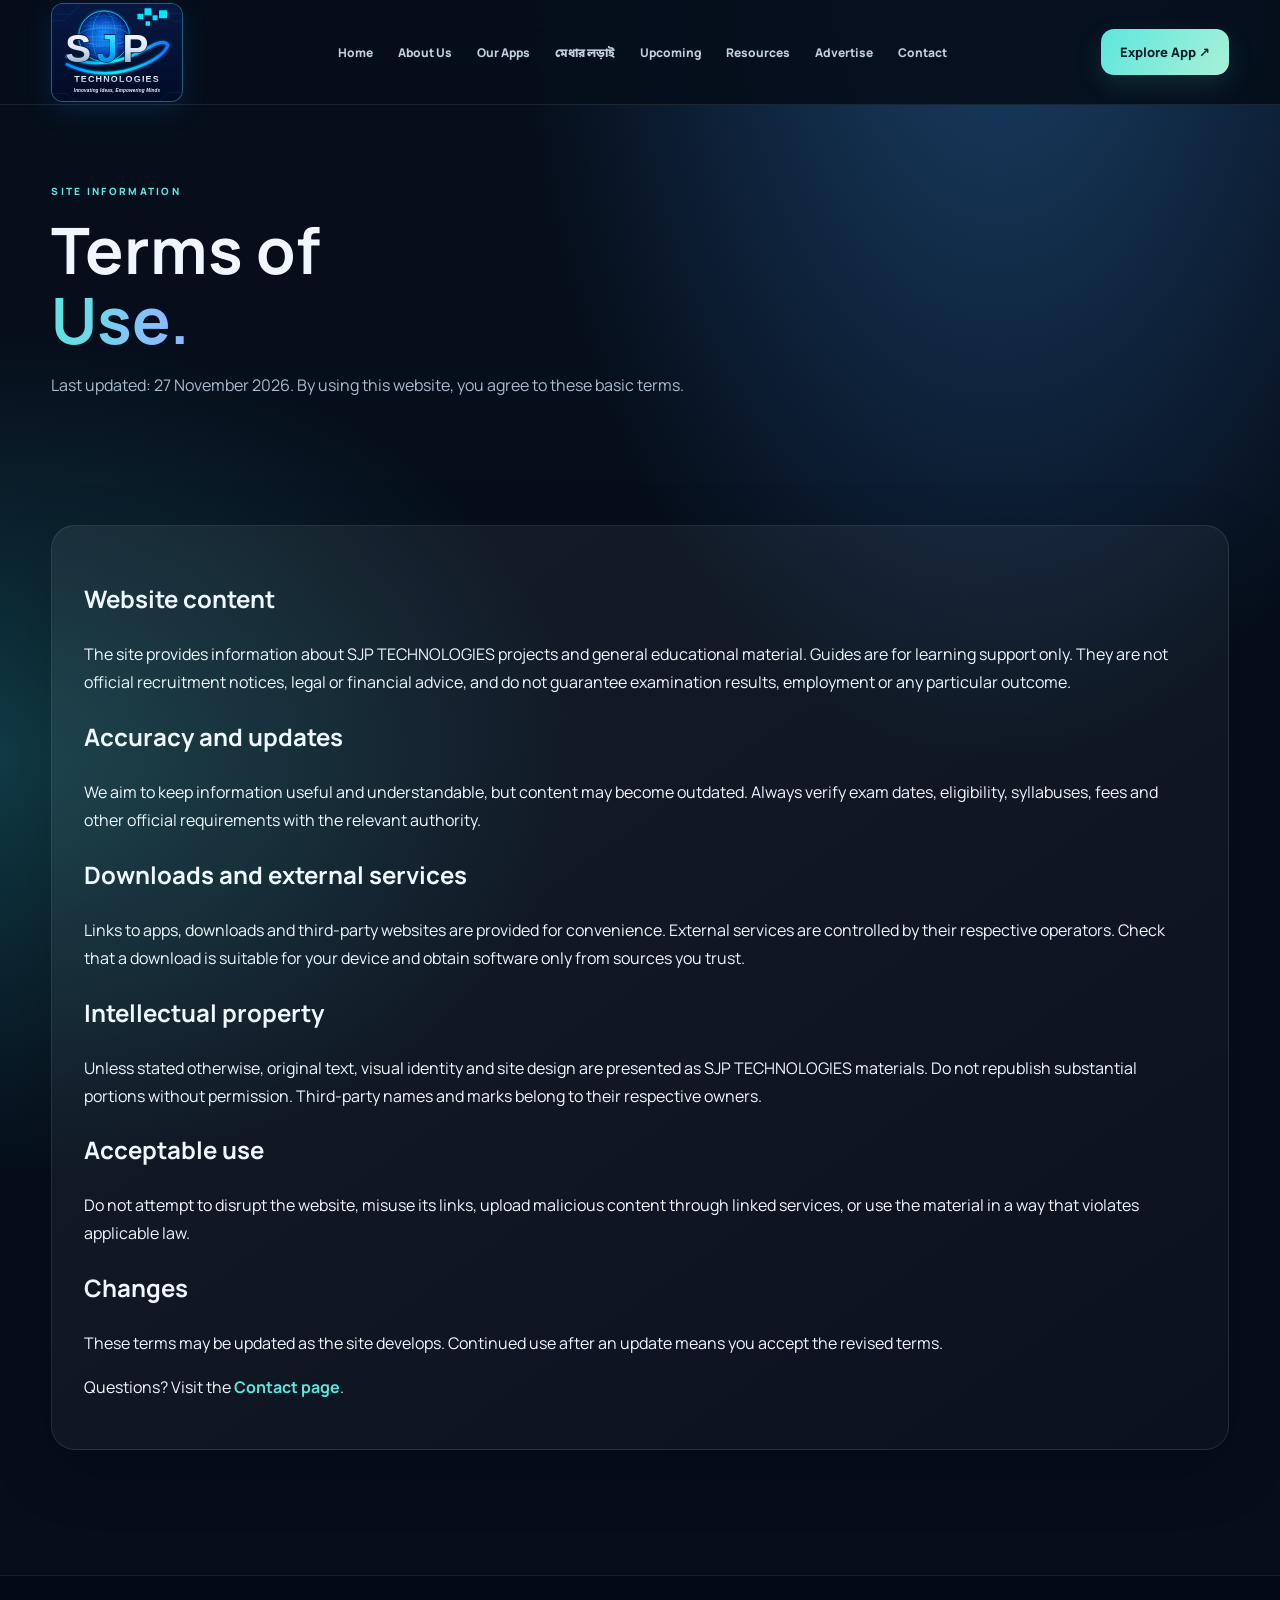
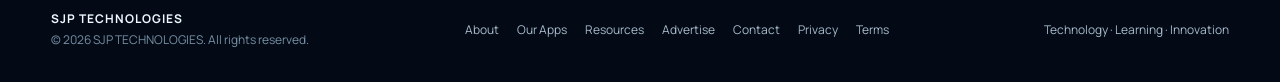
<file: terms.html>
<!doctype html><html lang="en"><head><!-- Google tag (gtag.js) --><script async src="https://www.googletagmanager.com/gtag/js?id=G-Z1JJD395FD"></script><script>window.dataLayer=window.dataLayer||[];function gtag(){dataLayer.push(arguments);}gtag('js',new Date());gtag('config','G-Z1JJD395FD');</script><meta charset="utf-8"><meta name="viewport" content="width=device-width,initial-scale=1"><meta name="theme-color" content="#07111f"><meta name="description" content="Terms for using the SJP TECHNOLOGIES website and its educational information, external links and downloadable software references."><title>Terms of Use | SJP TECHNOLOGIES</title><link rel="stylesheet" href="style.css"></head><body><header class="site-header"><div class="wrap nav"><a class="brand" href="index.html" aria-label="SJP Technologies home"><span class="brand-logo"><svg class="official-logo-svg" xmlns="http://www.w3.org/2000/svg" viewBox="0 0 1200 900" role="img" aria-labelledby="t d">
<title id="t">SJP Technologies</title><desc id="d">Digital globe, silver and cyan SJP monogram, orbit swoosh, and the slogan Innovating Ideas, Empowering Minds.</desc>
<defs>
 <linearGradient id="bg" x2="0" y2="1"><stop stop-color="#071943"/><stop offset="1" stop-color="#020b25"/></linearGradient>
 <radialGradient id="globe"><stop stop-color="#128fff"/><stop offset=".68" stop-color="#0649b9"/><stop offset="1" stop-color="#021b5d"/></radialGradient>
 <linearGradient id="silver" x2="0" y2="1"><stop stop-color="#fff"/><stop offset=".52" stop-color="#d9e6f6"/><stop offset="1" stop-color="#7c9ab8"/></linearGradient>
 <linearGradient id="cyan" x2="0" y2="1"><stop stop-color="#62ffff"/><stop offset=".55" stop-color="#00bfff"/><stop offset="1" stop-color="#1261db"/></linearGradient>
 <linearGradient id="orbit"><stop stop-color="#008bff"/><stop offset=".5" stop-color="#00f4ff"/><stop offset="1" stop-color="#1475ff"/></linearGradient>
 <filter id="glow"><feGaussianBlur stdDeviation="9" result="b"/><feMerge><feMergeNode in="b"/><feMergeNode in="SourceGraphic"/></feMerge></filter>
 <pattern id="dots" width="14" height="14" patternUnits="userSpaceOnUse"><circle cx="4" cy="4" r="2.2" fill="#70eaff" opacity=".85"/></pattern>
</defs>
<rect width="1200" height="900" rx="38" fill="url(#bg)"/>
<g opacity=".35" fill="none" stroke="#0878e9" stroke-width="4"><path d="M0 95H170L260 5M0 155H105L205 55M1200 90H1060L980 10M1200 160H1110L1030 80"/><path d="M0 830H130L210 900M1200 820H1080L1000 900"/></g>
<circle cx="480" cy="300" r="235" fill="url(#globe)" stroke="#11d9ff" stroke-width="7" filter="url(#glow)"/>
<ellipse cx="480" cy="300" rx="235" ry="82" fill="none" stroke="#45dfff" stroke-width="4" opacity=".7"/>
<ellipse cx="480" cy="300" rx="108" ry="235" fill="none" stroke="#45dfff" stroke-width="4" opacity=".6"/>
<path d="M255 300H705M285 205H675M285 395H675" stroke="#45dfff" stroke-width="3" opacity=".48"/>
<path d="M350 135Q480 85 610 135M350 465Q480 515 610 465" stroke="#45dfff" stroke-width="3" fill="none" opacity=".45"/>
<path d="M325 180Q370 140 405 175T470 175T540 180T635 175L660 240Q620 270 585 250T510 260T430 255T340 255Z" fill="url(#dots)" opacity=".95"/>
<path d="M300 300Q350 270 390 300T470 300T550 300T660 300L640 375Q580 405 540 380T455 390T360 380Z" fill="url(#dots)" opacity=".85"/>
<g fill="#00eaff"><rect x="790" y="90" width="52" height="52" rx="4"/><rect x="855" y="40" width="65" height="65" rx="4"/><rect x="930" y="105" width="46" height="46" rx="4"/><rect x="990" y="58" width="74" height="74" rx="4"/><rect x="865" y="160" width="42" height="42" rx="4"/></g>
<path d="M135 490Q470 650 910 400Q1035 330 1075 385Q1035 485 855 565Q480 730 135 565" fill="none" stroke="#001743" stroke-width="42" opacity=".85"/>
<path d="M135 485Q470 645 910 395Q1035 325 1075 380Q1035 480 855 560Q480 725 135 560" fill="none" stroke="url(#orbit)" stroke-width="24" stroke-linecap="round" filter="url(#glow)"/>
<text x="120" y="535" font-family="Arial, sans-serif" font-size="360" font-weight="900" letter-spacing="-24" fill="url(#silver)" stroke="#07132f" stroke-width="12" paint-order="stroke">S</text>
<text x="410" y="535" font-family="Arial, sans-serif" font-size="360" font-weight="900" letter-spacing="-24" fill="url(#cyan)" stroke="#07132f" stroke-width="12" paint-order="stroke">J</text>
<text x="650" y="535" font-family="Arial, sans-serif" font-size="360" font-weight="900" letter-spacing="-24" fill="url(#silver)" stroke="#07132f" stroke-width="12" paint-order="stroke">P</text>
<path d="M190 625H1010" stroke="url(#orbit)" stroke-width="7"/>
<text x="600" y="720" text-anchor="middle" font-family="Arial, sans-serif" font-size="83" font-weight="800" letter-spacing="11" fill="url(#silver)">TECHNOLOGIES</text>
<text x="600" y="815" text-anchor="middle" font-family="Arial, sans-serif" font-size="43" font-style="italic" fill="#eaf8ff">Innovating Ideas, Empowering Minds</text>
</svg></span><span class="brand-wordmark">SJP<small>TECHNOLOGIES</small></span></a><nav class="nav-links" id="navLinks"><a href="index.html">Home</a><a href="about.html">About Us</a><a href="apps.html">Our Apps</a><a href="battle-of-brains.html">মেধার লড়াই</a><a href="upcoming.html">Upcoming</a><a href="resources.html">Resources</a><a href="advertise.html">Advertise</a><a href="contact.html">Contact</a></nav><a class="nav-cta" href="battle-of-brains.html">Explore App ↗</a><button class="menu-toggle" type="button" aria-label="Open navigation menu" aria-expanded="false" onclick="const n=document.getElementById('navLinks');n.classList.toggle('open');this.setAttribute('aria-expanded',n.classList.contains('open'))"><span></span><span></span><span></span></button></div></header><main>
<section class="wrap page-hero"><div class="eyebrow">SITE INFORMATION</div><h1>Terms of<br><span class="gradient-text">Use.</span></h1><p>Last updated: 27 November 2026. By using this website, you agree to these basic terms.</p></section>
<article class="wrap section"><div class="contact-box">
<h2>Website content</h2><p>The site provides information about SJP TECHNOLOGIES projects and general educational material. Guides are for learning support only. They are not official recruitment notices, legal or financial advice, and do not guarantee examination results, employment or any particular outcome.</p>
<h2>Accuracy and updates</h2><p>We aim to keep information useful and understandable, but content may become outdated. Always verify exam dates, eligibility, syllabuses, fees and other official requirements with the relevant authority.</p>
<h2>Downloads and external services</h2><p>Links to apps, downloads and third-party websites are provided for convenience. External services are controlled by their respective operators. Check that a download is suitable for your device and obtain software only from sources you trust.</p>
<h2>Intellectual property</h2><p>Unless stated otherwise, original text, visual identity and site design are presented as SJP TECHNOLOGIES materials. Do not republish substantial portions without permission. Third-party names and marks belong to their respective owners.</p>
<h2>Acceptable use</h2><p>Do not attempt to disrupt the website, misuse its links, upload malicious content through linked services, or use the material in a way that violates applicable law.</p>
<h2>Changes</h2><p>These terms may be updated as the site develops. Continued use after an update means you accept the revised terms.</p>
<p>Questions? Visit the <a href="contact.html">Contact page</a>.</p>
</div></article></main><footer class="site-footer"><div class="wrap footer-row"><div><strong style="color:#eff8ff;letter-spacing:1px">SJP TECHNOLOGIES</strong><div class="copyright">© <span id="year"></span> SJP TECHNOLOGIES. All rights reserved.</div></div><div class="footer-links"><a href="about.html">About</a><a href="apps.html">Our Apps</a><a href="resources.html">Resources</a><a href="advertise.html">Advertise</a><a href="contact.html">Contact</a><a href="privacy-policy.html">Privacy</a><a href="terms.html">Terms</a></div><div>Technology · Learning · Innovation</div></div></footer><script>document.getElementById('year').textContent=new Date().getFullYear();</script></body></html>
</file>
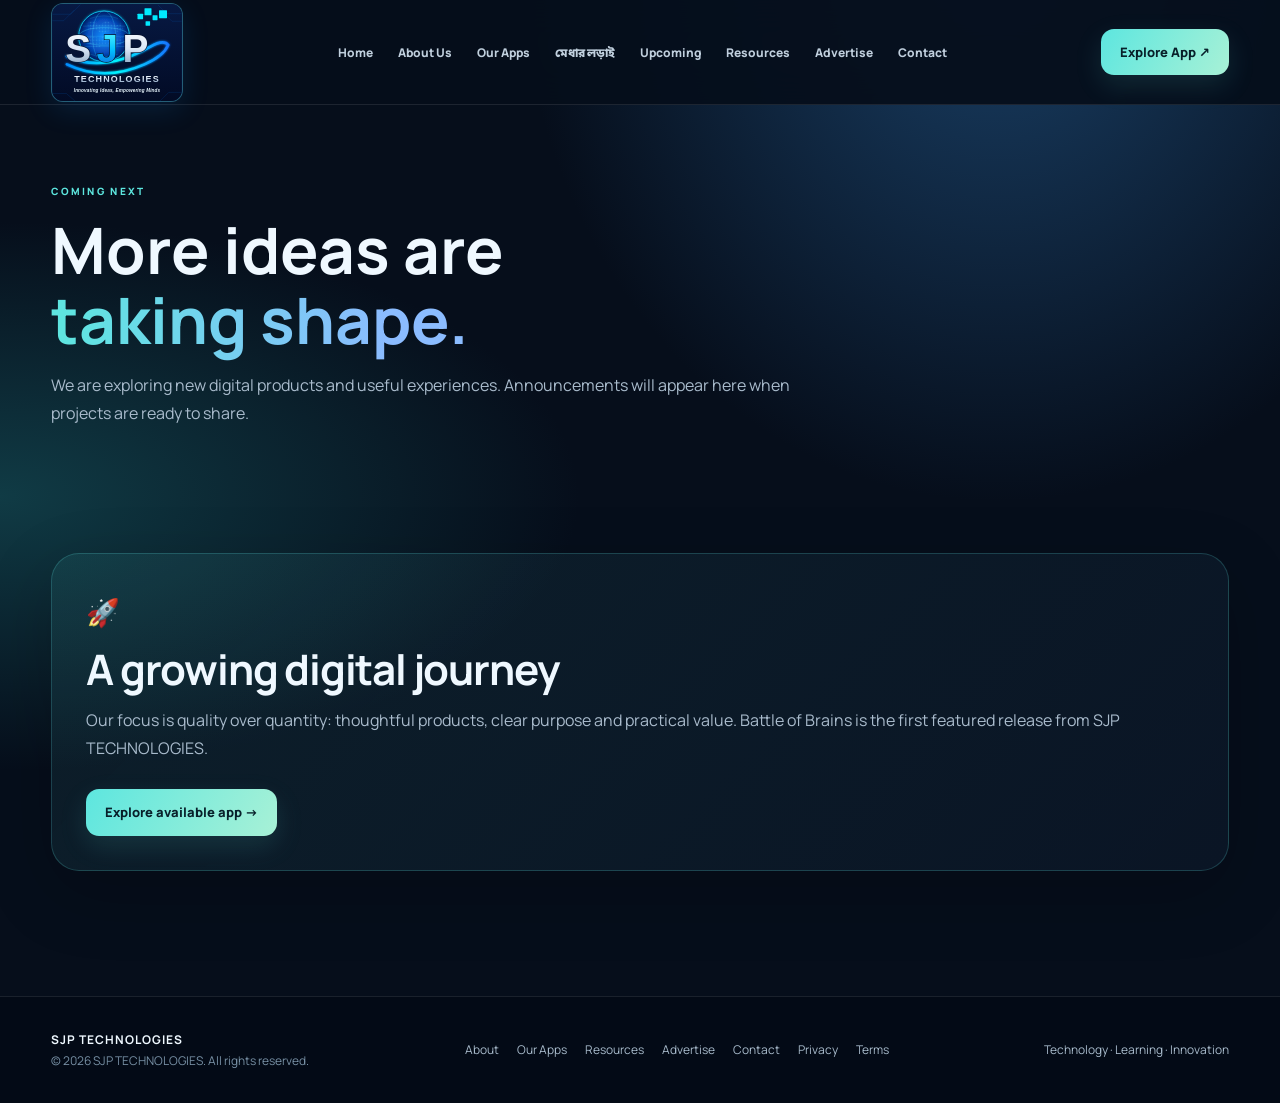
<file: upcoming.html>
<!doctype html><html lang="en"><head><!-- Google tag (gtag.js) --><script async src="https://www.googletagmanager.com/gtag/js?id=G-Z1JJD395FD"></script><script>window.dataLayer=window.dataLayer||[];function gtag(){dataLayer.push(arguments);}gtag('js',new Date());gtag('config','G-Z1JJD395FD');</script><meta charset="utf-8"><meta name="viewport" content="width=device-width,initial-scale=1"><meta name="theme-color" content="#07111f"><title>Upcoming Projects | SJP TECHNOLOGIES</title><link rel="stylesheet" href="style.css"></head><body><header class="site-header"><div class="wrap nav"><a class="brand" href="index.html" aria-label="SJP Technologies home"><span class="brand-logo"><svg class="official-logo-svg" xmlns="http://www.w3.org/2000/svg" viewBox="0 0 1200 900" role="img" aria-labelledby="t d">
<title id="t">SJP Technologies</title><desc id="d">Digital globe, silver and cyan SJP monogram, orbit swoosh, and the slogan Innovating Ideas, Empowering Minds.</desc>
<defs>
 <linearGradient id="bg" x2="0" y2="1"><stop stop-color="#071943"/><stop offset="1" stop-color="#020b25"/></linearGradient>
 <radialGradient id="globe"><stop stop-color="#128fff"/><stop offset=".68" stop-color="#0649b9"/><stop offset="1" stop-color="#021b5d"/></radialGradient>
 <linearGradient id="silver" x2="0" y2="1"><stop stop-color="#fff"/><stop offset=".52" stop-color="#d9e6f6"/><stop offset="1" stop-color="#7c9ab8"/></linearGradient>
 <linearGradient id="cyan" x2="0" y2="1"><stop stop-color="#62ffff"/><stop offset=".55" stop-color="#00bfff"/><stop offset="1" stop-color="#1261db"/></linearGradient>
 <linearGradient id="orbit"><stop stop-color="#008bff"/><stop offset=".5" stop-color="#00f4ff"/><stop offset="1" stop-color="#1475ff"/></linearGradient>
 <filter id="glow"><feGaussianBlur stdDeviation="9" result="b"/><feMerge><feMergeNode in="b"/><feMergeNode in="SourceGraphic"/></feMerge></filter>
 <pattern id="dots" width="14" height="14" patternUnits="userSpaceOnUse"><circle cx="4" cy="4" r="2.2" fill="#70eaff" opacity=".85"/></pattern>
</defs>
<rect width="1200" height="900" rx="38" fill="url(#bg)"/>
<g opacity=".35" fill="none" stroke="#0878e9" stroke-width="4"><path d="M0 95H170L260 5M0 155H105L205 55M1200 90H1060L980 10M1200 160H1110L1030 80"/><path d="M0 830H130L210 900M1200 820H1080L1000 900"/></g>
<circle cx="480" cy="300" r="235" fill="url(#globe)" stroke="#11d9ff" stroke-width="7" filter="url(#glow)"/>
<ellipse cx="480" cy="300" rx="235" ry="82" fill="none" stroke="#45dfff" stroke-width="4" opacity=".7"/>
<ellipse cx="480" cy="300" rx="108" ry="235" fill="none" stroke="#45dfff" stroke-width="4" opacity=".6"/>
<path d="M255 300H705M285 205H675M285 395H675" stroke="#45dfff" stroke-width="3" opacity=".48"/>
<path d="M350 135Q480 85 610 135M350 465Q480 515 610 465" stroke="#45dfff" stroke-width="3" fill="none" opacity=".45"/>
<path d="M325 180Q370 140 405 175T470 175T540 180T635 175L660 240Q620 270 585 250T510 260T430 255T340 255Z" fill="url(#dots)" opacity=".95"/>
<path d="M300 300Q350 270 390 300T470 300T550 300T660 300L640 375Q580 405 540 380T455 390T360 380Z" fill="url(#dots)" opacity=".85"/>
<g fill="#00eaff"><rect x="790" y="90" width="52" height="52" rx="4"/><rect x="855" y="40" width="65" height="65" rx="4"/><rect x="930" y="105" width="46" height="46" rx="4"/><rect x="990" y="58" width="74" height="74" rx="4"/><rect x="865" y="160" width="42" height="42" rx="4"/></g>
<path d="M135 490Q470 650 910 400Q1035 330 1075 385Q1035 485 855 565Q480 730 135 565" fill="none" stroke="#001743" stroke-width="42" opacity=".85"/>
<path d="M135 485Q470 645 910 395Q1035 325 1075 380Q1035 480 855 560Q480 725 135 560" fill="none" stroke="url(#orbit)" stroke-width="24" stroke-linecap="round" filter="url(#glow)"/>
<text x="120" y="535" font-family="Arial, sans-serif" font-size="360" font-weight="900" letter-spacing="-24" fill="url(#silver)" stroke="#07132f" stroke-width="12" paint-order="stroke">S</text>
<text x="410" y="535" font-family="Arial, sans-serif" font-size="360" font-weight="900" letter-spacing="-24" fill="url(#cyan)" stroke="#07132f" stroke-width="12" paint-order="stroke">J</text>
<text x="650" y="535" font-family="Arial, sans-serif" font-size="360" font-weight="900" letter-spacing="-24" fill="url(#silver)" stroke="#07132f" stroke-width="12" paint-order="stroke">P</text>
<path d="M190 625H1010" stroke="url(#orbit)" stroke-width="7"/>
<text x="600" y="720" text-anchor="middle" font-family="Arial, sans-serif" font-size="83" font-weight="800" letter-spacing="11" fill="url(#silver)">TECHNOLOGIES</text>
<text x="600" y="815" text-anchor="middle" font-family="Arial, sans-serif" font-size="43" font-style="italic" fill="#eaf8ff">Innovating Ideas, Empowering Minds</text>
</svg></span><span class="brand-wordmark">SJP<small>TECHNOLOGIES</small></span></a><nav class="nav-links" id="navLinks"><a href="index.html">Home</a><a href="about.html">About Us</a><a href="apps.html">Our Apps</a><a href="battle-of-brains.html">মেধার লড়াই</a><a href="upcoming.html">Upcoming</a><a href="resources.html">Resources</a><a href="advertise.html">Advertise</a><a href="contact.html">Contact</a></nav><a class="nav-cta" href="battle-of-brains.html">Explore App ↗</a><button class="menu-toggle" type="button" aria-label="Open navigation menu" aria-expanded="false" onclick="const n=document.getElementById('navLinks');n.classList.toggle('open');this.setAttribute('aria-expanded',n.classList.contains('open'))"><span></span><span></span><span></span></button></div></header><main><section class="wrap page-hero"><div class="eyebrow">Coming next</div><h1>More ideas are<br><span class="gradient-text">taking shape.</span></h1><p>We are exploring new digital products and useful experiences. Announcements will appear here when projects are ready to share.</p></section><section class="wrap section"><div class="highlight"><div class="info-icon">🚀</div><h2 class="section-title">A growing digital journey</h2><p class="section-copy">Our focus is quality over quantity: thoughtful products, clear purpose and practical value. Battle of Brains is the first featured release from SJP TECHNOLOGIES.</p><div class="actions"><a class="btn btn-primary" href="apps.html">Explore available app →</a></div></div></section></main><footer class="site-footer"><div class="wrap footer-row"><div><strong style="color:#eff8ff;letter-spacing:1px">SJP TECHNOLOGIES</strong><div class="copyright">© <span id="year"></span> SJP TECHNOLOGIES. All rights reserved.</div></div><div class="footer-links"><a href="about.html">About</a><a href="apps.html">Our Apps</a><a href="resources.html">Resources</a><a href="advertise.html">Advertise</a><a href="contact.html">Contact</a><a href="privacy-policy.html">Privacy</a><a href="terms.html">Terms</a></div><div>Technology · Learning · Innovation</div></div></footer><script>document.getElementById('year').textContent=new Date().getFullYear();</script><script>(function(){const slug=location.pathname.split("/").pop().replace(".html","")||"index";fetch("https://sjp-website-api.shahjalalpramanik-bpl.workers.dev/page-cms",{cache:"no-store"}).then(r=>r.ok?r.json():null).then(d=>{const c=d&&d.pages&&d.pages[slug];if(!c)return;if(c.title)document.title=c.title;const set=(sel,v)=>{const el=document.querySelector(sel);if(el&&v)el.textContent=v};set(".page-hero h1",c.heroText);set(".page-hero p",c.introText);set(".section .section-title",c.sectionTitle);set(".section .section-copy",c.sectionText);}).catch(()=>{});})();</script><script src="page-cms.js?v=20261128-1"></script></body></html>
</file>
<file: style.css>
@import url('https://fonts.googleapis.com/css2?family=Manrope:wght@400;500;600;700;800&family=Noto+Sans+Bengali:wght@400;500;600;700;800&display=swap');
:root{--bg:#060e1b;--panel:#0d1d30;--line:#ffffff18;--text:#eff8ff;--muted:#a9bbcc;--cyan:#5de6df;--blue:#6ba8ff;--gold:#ffd17c;--max:1180px;--radius:24px}
*{box-sizing:border-box}html{scroll-behavior:smooth;scroll-padding-top:90px}body{margin:0;background:radial-gradient(ellipse at 78% -5%,#1a4168 0,transparent 34%),radial-gradient(ellipse at 0 45%,#103b45 0,transparent 32%),var(--bg);color:var(--text);font-family:Manrope,"Noto Sans Bengali",system-ui,sans-serif;line-height:1.75;overflow-x:hidden}body:before{content:"";position:fixed;inset:0;pointer-events:none;opacity:.12;background-image:radial-gradient(#8bc8ff 0.7px,transparent .7px);background-size:28px 28px;mask-image:linear-gradient(to bottom,black,transparent 72%);z-index:-1}a{color:inherit;text-decoration:none}.wrap{width:min(var(--max),92%);margin:auto}.site-header{position:sticky;top:0;z-index:20;background:#060e1beF;backdrop-filter:blur(18px);border-bottom:1px solid var(--line)}.nav{min-height:104px;display:flex;align-items:center;justify-content:space-between;gap:20px}.brand{display:flex;align-items:center;gap:10px;font-weight:800;letter-spacing:1.4px;flex-shrink:0}.brand-logo{width:132px;height:99px;display:grid;place-items:center;overflow:hidden;border-radius:12px;background:#071943;box-shadow:0 8px 28px #168fff22;border:1px solid #5de6df35;flex-shrink:0}.brand-logo img{width:100%;height:100%;object-fit:contain}.brand-wordmark{display:none;font-size:17px;line-height:1.15}.brand-wordmark small{display:block;font-size:9px;letter-spacing:3px;color:var(--cyan);line-height:1.5}.nav-links{display:flex;align-items:center;gap:clamp(12px,2vw,25px);color:#c0cfdd;font-size:12px;font-weight:800}.nav-links a{transition:color .2s}.nav-links a:hover,.nav-links a.active{color:var(--cyan)}.nav-cta,.btn{display:inline-flex;align-items:center;justify-content:center;gap:8px;border-radius:13px;padding:12px 19px;font-weight:800;font-size:13px;transition:transform .22s,filter .22s,box-shadow .22s}.nav-cta,.btn-primary{background:linear-gradient(120deg,var(--cyan),#a8f1d6);color:#08202a;box-shadow:0 10px 28px #5de6df20}.btn-secondary{border:1px solid #ffffff35;background:#ffffff09;color:var(--text)}.btn:hover,.nav-cta:hover{transform:translateY(-3px);filter:brightness(1.08);box-shadow:0 14px 32px #0005}.menu-toggle{display:none;background:#ffffff10;color:white;border:1px solid var(--line);border-radius:10px;padding:9px 12px;font-size:20px}.hero{padding:82px 0 72px;display:grid;grid-template-columns:1.08fr .92fr;align-items:center;gap:clamp(28px,5vw,62px);min-height:560px}.eyebrow{color:var(--cyan);font-size:10px;font-weight:800;letter-spacing:2.3px;text-transform:uppercase}.hero h1{font-size:clamp(44px,6vw,76px);line-height:1.06;letter-spacing:-3px;margin:16px 0 20px}.gradient-text{background:linear-gradient(90deg,#5de6df,#8bbcff 80%);-webkit-background-clip:text;background-clip:text;color:transparent}.lead{color:var(--muted);font-size:17px;max-width:620px}.actions{display:flex;flex-wrap:wrap;gap:12px;margin-top:27px}.hero-note{margin-top:25px;color:#8ea6ba;font-size:12px;letter-spacing:.3px}.feature-card{position:relative;padding:32px;border:1px solid #ffffff25;border-radius:30px;background:linear-gradient(145deg,#ffffff1c,#ffffff07);box-shadow:0 30px 90px #0007;overflow:hidden;isolation:isolate}.feature-card:before{content:"";position:absolute;z-index:-1;width:260px;height:260px;border-radius:50%;background:#5de6df20;filter:blur(10px);right:-90px;top:-115px}.app-top{display:flex;align-items:center;gap:17px;position:relative}.app-icon{width:78px;height:78px;display:grid;place-items:center;border-radius:24px;background:linear-gradient(145deg,#ffd77d,#ff895d);font-size:40px;box-shadow:0 10px 28px #ffad5c30}.app-label{font-size:10px;letter-spacing:1.7px;color:var(--cyan);font-weight:800}.app-name{font-size:26px;font-weight:800;line-height:1.2;margin-top:4px}.app-bn{font-family:"Noto Sans Bengali",sans-serif;font-size:22px;color:var(--gold);font-weight:800;margin-top:3px}.feature-card p{color:var(--muted);font-size:14px}.chips{display:flex;flex-wrap:wrap;gap:8px;margin:18px 0}.chip{border:1px solid #ffffff27;border-radius:30px;padding:6px 11px;color:#d9e8f5;font-size:11px;background:#ffffff08}.section{padding:70px 0}.section-head{max-width:720px;margin-bottom:28px}.section-title{font-size:clamp(28px,4vw,42px);line-height:1.2;margin:8px 0 12px;letter-spacing:-1.2px}.section-copy{color:var(--muted);margin:0}.grid-3{display:grid;grid-template-columns:repeat(3,1fr);gap:18px}.info-card{padding:26px;border:1px solid var(--line);border-radius:22px;background:linear-gradient(145deg,#ffffff0d,#ffffff05);transition:transform .25s,border-color .25s,background .25s}.info-card:hover{transform:translateY(-5px);border-color:#5de6df66;background:linear-gradient(145deg,#5de6df12,#ffffff08)}.info-icon{font-size:27px}.info-card h3{font-size:17px;margin:10px 0 5px}.info-card p{color:var(--muted);font-size:13px;margin:0}.split{display:grid;grid-template-columns:1fr 1fr;gap:28px;align-items:center}.highlight{border:1px solid #5de6df35;background:linear-gradient(135deg,#5de6df14,#6ba8ff0c);border-radius:28px;padding:34px;box-shadow:0 22px 70px #0003}.highlight h3{font-size:25px;margin:6px 0}.list{padding:0;list-style:none;color:var(--muted)}.list li{padding:7px 0}.list li:before{content:"✓";color:var(--cyan);font-weight:900;margin-right:10px}.banner{padding:38px;border:1px solid #ffffff25;border-radius:26px;background:radial-gradient(circle at 90% 10%,#5de6df20,transparent 30%),linear-gradient(115deg,#163c4c,#172a4b);display:flex;align-items:center;justify-content:space-between;gap:20px;box-shadow:0 20px 60px #0003}.banner h2{margin:5px 0;font-size:clamp(23px,3vw,31px)}.banner p{margin:0;color:var(--muted);font-size:13px}.page-hero{padding:78px 0 40px}.page-hero h1{font-size:clamp(40px,5.4vw,64px);line-height:1.1;margin:14px 0}.page-hero p{color:var(--muted);max-width:740px}.contact-box{padding:32px;border:1px solid var(--line);border-radius:24px;background:linear-gradient(145deg,#ffffff10,#ffffff05);box-shadow:0 20px 65px #0003}.contact-box a{color:var(--cyan);font-weight:700}.site-footer{border-top:1px solid var(--line);padding:32px 0;color:var(--muted);font-size:12px;margin-top:55px;background:#030a14a8}.footer-row{display:flex;align-items:center;justify-content:space-between;gap:18px;flex-wrap:wrap}.footer-links{display:flex;gap:18px;flex-wrap:wrap}.footer-links a:hover{color:var(--cyan)}.copyright{color:#7890a5}a:focus-visible,button:focus-visible{outline:2px solid var(--cyan);outline-offset:4px}::selection{background:#5de6df55;color:white}
@media(max-width:900px){.nav-links{gap:12px;font-size:11px}.nav-cta{padding:10px 13px}.hero{min-height:auto}}
@media(max-width:800px){.hero{grid-template-columns:1fr;gap:30px;padding-top:50px}.grid-3{grid-template-columns:1fr}.split{grid-template-columns:1fr}.nav-links{display:none;position:absolute;top:104px;left:0;right:0;padding:20px 4%;background:#091727;border-bottom:1px solid var(--line);flex-direction:column;align-items:flex-start;gap:16px}.nav-links.open{display:flex}.menu-toggle{display:block}.nav-cta{display:none}.banner{align-items:flex-start;flex-direction:column}.feature-card{padding:24px}.hero h1{letter-spacing:-1.6px}.section{padding:52px 0}.page-hero{padding-top:54px}}
@media(max-width:800px){.nav{min-height:82px}.brand-logo{width:100px;height:75px}.nav-links{top:82px}}\n@media(max-width:420px){.brand-logo{width:92px;height:69px}.brand-wordmark{font-size:15px}.brand-wordmark small{font-size:8px}.hero h1{font-size:43px}.feature-card{padding:20px}.actions .btn{width:100%}}
@media(prefers-reduced-motion:reduce){*,*:before,*:after{scroll-behavior:auto!important;transition:none!important;animation:none!important}}

/* Directly embedded official logo: avoids asset path/cache failures */
.brand-logo{width:132px;height:99px;overflow:hidden;flex:0 0 auto;background:#071943;border:1px solid #5de6df55;border-radius:12px;display:grid;place-items:center}
.brand-logo .official-logo-svg{display:block;width:100%;height:100%;object-fit:contain}
@media(max-width:800px){.brand-logo{width:100px;height:75px}}
@media(max-width:420px){.brand-logo{width:92px;height:69px}}
/* Distinct premium light palette for the complete homepage */
.home-page{--bg:#f4f6fb;--panel:#ffffff;--line:#dce2ef;--text:#17213b;--muted:#65708a;--cyan:#6d45e8;--blue:#138bba;--gold:#e29a27;background:linear-gradient(135deg,#f8f9ff 0%,#edf2fb 48%,#fdf4ed 100%);color:var(--text)}
.home-page:before{opacity:.18;background-image:radial-gradient(#8995b5 .7px,transparent .7px)}
.home-page .site-header{background:#ffffffed;border-bottom:1px solid #dce2ef;box-shadow:0 8px 28px #24345b0a}
.home-page .nav-links{color:#46516d}
.home-page .nav-links a:hover,.home-page .nav-links a.active{color:#6d45e8}
.home-page .nav-cta,.home-page .btn-primary{background:linear-gradient(120deg,#7049ed,#3d8fcb);color:#fff;box-shadow:0 10px 28px #6546d52b}
.home-page .btn-secondary{border:1px solid #cbd3e5;background:#ffffffc9;color:#34405e}
.home-page .eyebrow{color:#6847d7}
.home-page .gradient-text{background:linear-gradient(90deg,#6945df,#168fba 82%);-webkit-background-clip:text;background-clip:text;color:transparent}
.home-page .lead{color:#596681}
.home-page .hero-note{color:#78829a}
.home-page .feature-card{border:1px solid #dbe2f0;background:linear-gradient(145deg,#fff,#f1f4fc);box-shadow:0 26px 70px #283b6617}
.home-page .feature-card:before{background:#6c4ce51a}
.home-page .app-label{color:#6847d7}
.home-page .app-bn{color:#bd7820}
.home-page .feature-card p{color:#65708a}
.home-page .chip{border:1px solid #d9deeb;color:#45516d;background:#fff}
.home-page .info-card{border:1px solid #dfe4ef;background:linear-gradient(145deg,#fff,#f8f9fd);box-shadow:0 12px 35px #24345b0a}
.home-page .info-card:hover{border-color:#a999ef;background:#fff;box-shadow:0 18px 38px #6546d51a}
.home-page .info-card p,.home-page .section-copy{color:#65708a}
.home-page .highlight{border:1px solid #d9d3f6;background:linear-gradient(135deg,#eeeaff,#e9f5fb);box-shadow:0 20px 55px #24345b12}
.home-page .list{color:#596681}
.home-page .list li:before{color:#6945df}
.home-page .banner{border:1px solid #d9d3f6;background:radial-gradient(circle at 90% 10%,#ffffff88,transparent 32%),linear-gradient(115deg,#e9e4ff,#dff1fa);box-shadow:0 20px 55px #24345b12}
.home-page .banner p{color:#596681}
.home-page .site-footer{border-top:1px solid #dce2ef;background:#e9edf6;color:#596681}
.home-page .site-footer strong{color:#25304d!important}
.home-page .copyright{color:#77829a}
.home-page .footer-links a:hover{color:#6847d7}
.home-page a:focus-visible,.home-page button:focus-visible{outline-color:#6847d7}
@media(max-width:800px){.home-page .nav-links{background:#fff;border-bottom:1px solid #dce2ef}}

/* FINAL HOMEPAGE VISUAL OVERRIDE — unmistakably new palette */
body.home-page{
 --bg:#f5f1ff;--panel:#fff;--line:#ded5f5;--text:#21163f;--muted:#625879;
 background:linear-gradient(130deg,#f8f4ff 0%,#eaf5ff 48%,#fff1e8 100%)!important;
 color:#21163f!important;
}
.home-page:before{opacity:.24;background-image:radial-gradient(#9578d7 1px,transparent 1px);background-size:24px 24px}
.home-page .site-header{background:rgba(255,255,255,.94)!important;border-bottom:1px solid #d9d0ef;box-shadow:0 8px 30px rgba(54,31,100,.10)}
.home-page .nav{min-height:112px}
.home-page .brand-logo{width:150px;height:112px;background:#071943;border:2px solid #8a6ae9;box-shadow:0 8px 24px #6546d533}
.home-page .brand-logo .official-logo-svg{width:100%;height:100%;display:block}
.home-page .nav-links{color:#493d66}
.home-page .nav-links a.active,.home-page .nav-links a:hover{color:#7446db}
.home-page .nav-cta,.home-page .btn-primary{background:linear-gradient(115deg,#7041df,#247fc4)!important;color:#fff!important;box-shadow:0 10px 26px #7041df40}
.home-page .btn-secondary{background:#fff;border:1px solid #cfc3ed;color:#3c2d60}
.home-page .hero{padding-top:70px;padding-bottom:80px}
.home-page .eyebrow{color:#7549d8}
.home-page .gradient-text{background:linear-gradient(90deg,#7041df,#078bb8)!important;-webkit-background-clip:text!important;background-clip:text!important;color:transparent!important}
.home-page .lead,.home-page .section-copy{color:#625879}
.home-page .hero-note{color:#756b8b}
.home-page .feature-card{background:linear-gradient(145deg,#fff 0%,#f0eaff 55%,#e8f6ff 100%)!important;border:1px solid #d7c9f4;box-shadow:0 28px 70px rgba(57,34,105,.16)}
.home-page .feature-card:before{background:#9a72ff33}
.home-page .app-label{color:#7549d8}
.home-page .app-bn{color:#a86412}
.home-page .feature-card p{color:#625879}
.home-page .chip{background:#fff;color:#493d66;border:1px solid #d9d0ef}
.home-page .info-card{background:rgba(255,255,255,.88)!important;border:1px solid #ddd5ee;box-shadow:0 12px 34px rgba(57,34,105,.08)}
.home-page .info-card:hover{background:#fff!important;border-color:#9c80e8;box-shadow:0 18px 40px rgba(112,65,223,.16)}
.home-page .info-card p{color:#625879}
.home-page .highlight{background:linear-gradient(130deg,#e5dcff,#dff3ff)!important;border:1px solid #cfc0f1;box-shadow:0 20px 55px rgba(57,34,105,.12)}
.home-page .list{color:#55496e}
.home-page .list li:before{color:#7549d8}
.home-page .banner{background:linear-gradient(115deg,#ded2ff,#d7efff 62%,#ffe7d7)!important;border:1px solid #cbb9ee;box-shadow:0 20px 55px rgba(57,34,105,.13)}
.home-page .banner p{color:#55496e}
.home-page .site-footer{background:#21163f!important;border-top:0;color:#e8e0ff}
.home-page .site-footer strong{color:#fff!important}
.home-page .copyright{color:#c0b3df}
.home-page .footer-links a:hover{color:#a9dcff}
@media(max-width:800px){
 .home-page .nav{min-height:88px}
 .home-page .brand-logo{width:112px;height:84px}
 .home-page .nav-links{top:88px;background:#fff!important;border-bottom:1px solid #ddd5ee}
}
@media(max-width:420px){.home-page .brand-logo{width:100px;height:75px}}

/* Clear, high-contrast three-dot mobile menu control */
.menu-toggle{
 width:48px!important;height:48px!important;min-width:48px;
 display:none;flex-direction:column;align-items:center;justify-content:center;
 gap:5px;padding:0!important;border:2px solid #fff!important;
 border-radius:14px!important;background:linear-gradient(145deg,#7446df,#267fc2)!important;
 color:#fff!important;box-shadow:0 7px 20px rgba(76,48,155,.28);
 cursor:pointer;flex-shrink:0;
}
.menu-toggle span{display:block;width:5px;height:5px;border-radius:50%;background:#fff;box-shadow:0 0 2px #fff}
.menu-toggle:active{transform:scale(.94)}
@media(max-width:800px){.menu-toggle{display:flex!important}}
@media(min-width:801px){.menu-toggle{display:none!important}}


/* Restored clean three-line mobile navigation icon */
.menu-toggle{
  width:46px!important;height:46px!important;min-width:46px;
  display:none;flex-direction:column;align-items:center;justify-content:center;
  gap:6px;padding:0!important;border:1px solid #8b79c7!important;
  border-radius:12px!important;background:linear-gradient(145deg,#fff,#eee9ff)!important;
  color:#39236e!important;box-shadow:0 5px 16px rgba(76,48,155,.14);
  cursor:pointer;flex-shrink:0;
}
.menu-toggle span{
  display:block;width:23px;height:2.5px;border-radius:3px;
  background:#51339a;box-shadow:none;
}
.menu-toggle:active{transform:scale(.96)}
@media(max-width:800px){.menu-toggle{display:flex!important}}
@media(min-width:801px){.menu-toggle{display:none!important}}

/* Public visitor counter: keep the visible badge on-page and non-navigating. */
.visitor-counter{display:flex;flex-direction:column;align-items:center;justify-content:center;gap:10px;overflow:hidden}
.visitor-counter a{pointer-events:none!important;cursor:default!important;text-decoration:none!important}
.visitor-counter .counter-caption{font-size:13px;font-weight:700;letter-spacing:.04em;color:#9bdcf8;margin-bottom:2px}


/* Homepage visitor metrics: lifetime, live now, and daily comparison */
.visitor-stats-grid{display:grid;grid-template-columns:repeat(3,minmax(0,1fr));gap:16px;align-items:stretch}
.home-page .visitor-stat{min-height:132px;display:flex;flex-direction:column;align-items:center;justify-content:center;gap:14px;padding:20px 14px;text-align:center;overflow:hidden}
.home-page .visitor-stat .counter-caption{font-size:13px;font-weight:800;letter-spacing:.02em;color:#6847d7}
.home-page .visitor-stat img{display:block;max-width:100%;height:auto;object-fit:contain}
@media(max-width:700px){.visitor-stats-grid{grid-template-columns:1fr}.home-page .visitor-stat{min-height:110px}}


/* Compact, lively three-in-a-row visitor counters */
.home-page .visitor-stats-grid{display:grid;grid-template-columns:repeat(3,minmax(0,1fr));gap:8px;align-items:center;max-width:650px;margin:0 auto;padding:12px 0;border-top:1px solid #d9d0ef;border-bottom:1px solid #d9d0ef}
.home-page .visitor-stat{min-width:0;min-height:64px;display:flex;flex-direction:column;align-items:center;justify-content:center;gap:5px;padding:4px 3px;text-align:center;border:0!important;border-radius:0!important;background:transparent!important;box-shadow:none!important;overflow:hidden}
.home-page .visitor-stat:hover{transform:none!important;box-shadow:none!important;background:transparent!important}
.home-page .visitor-stat .counter-caption{display:flex;align-items:center;justify-content:center;gap:5px;font-family:"Noto Sans Bengali",Manrope,sans-serif;font-size:11px;font-weight:800;line-height:1.35;white-space:nowrap;color:#6847d7}
.home-page .visitor-stat img{display:block;width:auto;max-width:100%;max-height:30px;height:auto;object-fit:contain}
.home-page .visitor-stat script{display:block;max-width:100%}
.home-page .visitor-stat a,.home-page .visitor-stat span,.home-page .visitor-stat div{max-width:100%}
.home-page .visitor-stat iframe{max-width:100%;border:0}
.home-page .live-dot{display:inline-block;width:7px;height:7px;flex:0 0 7px;border-radius:50%;background:#16bd73;box-shadow:0 0 0 3px #16bd7325;animation:visitorPulse 1.5s ease-in-out infinite}
@keyframes visitorPulse{50%{box-shadow:0 0 0 6px #16bd730c;opacity:.65}}
@media(max-width:700px){.home-page .visitor-stats-grid{grid-template-columns:repeat(3,minmax(0,1fr));gap:4px;padding:10px 0}.home-page .visitor-stat{min-height:58px;padding:3px 1px}.home-page .visitor-stat .counter-caption{font-size:10px}.home-page .visitor-stat img{max-height:26px}}
@media(max-width:360px){.home-page .visitor-stat .counter-caption{font-size:9px}}


/* SJP visitor counter bar — compact digital readouts at the top of the homepage */
.home-page .visitor-strip{position:relative;z-index:2;background:linear-gradient(90deg,#f5f1ff 0%,#edf5ff 52%,#fff4ec 100%);border-bottom:1px solid #dcd4ef;box-shadow:0 5px 18px rgba(44,31,87,.06)}
.home-page .visitor-strip-inner{max-width:790px;min-height:76px;display:grid;grid-template-columns:repeat(3,minmax(0,1fr));align-items:center;gap:0;padding:10px 0}
.home-page .visitor-strip .visitor-stat{min-width:0;min-height:48px;display:flex;flex-direction:column;align-items:center;justify-content:center;gap:5px;padding:0 12px;text-align:center;border:0!important;border-radius:0!important;background:transparent!important;box-shadow:none!important;overflow:hidden}
.home-page .visitor-strip .visitor-stat+.visitor-stat{border-left:1px solid #d8d0eb!important}
.home-page .visitor-strip .counter-caption{display:flex;align-items:center;justify-content:center;gap:6px;color:#65518f;font-family:"Noto Sans Bengali",Manrope,sans-serif;font-size:10px;font-weight:800;line-height:1.25;white-space:nowrap;letter-spacing:.35px}
.home-page .visitor-strip .visitor-stat:first-child .counter-caption{color:#13865e}
.home-page .visitor-strip .live-dot{display:inline-block;width:7px;height:7px;flex:0 0 7px;border-radius:50%;background:#13bd79;box-shadow:0 0 0 3px #13bd7925;animation:visitorPulse 1.5s ease-in-out infinite}
.home-page .visitor-strip .visitor-readout{width:max-content;max-width:100%;min-width:74px;min-height:31px;display:flex;align-items:center;justify-content:center;padding:4px 9px;border:1px solid #35476e;border-radius:7px;background:linear-gradient(180deg,#1b2948,#101a32);box-shadow:inset 0 1px 3px #ffffff17,0 3px 8px #27345b20;color:#d8f8ff;overflow:hidden}
.home-page .visitor-strip .visitor-readout img{display:block;width:auto;max-width:100%;max-height:22px;height:auto;object-fit:contain}
.home-page .visitor-strip .visitor-total{min-width:90px}
.home-page .visitor-strip .visitor-readout a{pointer-events:none!important;cursor:default!important;text-decoration:none!important}
.home-page .visitor-strip .visitor-readout iframe{max-width:100%;border:0}
.home-page .visitor-strip .visitor-readout script{display:block;max-width:100%}
@media(max-width:700px){
 .home-page .visitor-strip-inner{width:96%;min-height:68px;padding:8px 0;gap:0}
 .home-page .visitor-strip .visitor-stat{min-height:46px;padding:0 4px;gap:5px}
 .home-page .visitor-strip .counter-caption{font-size:9px;letter-spacing:0}
 .home-page .visitor-strip .visitor-readout{min-width:62px;min-height:28px;padding:3px 5px;border-radius:6px}
 .home-page .visitor-strip .visitor-readout img{max-height:20px}
 .home-page .visitor-strip .visitor-total{min-width:68px}
}
@media(max-width:360px){.home-page .visitor-strip .counter-caption{font-size:8px}.home-page .visitor-strip .visitor-readout{min-width:54px;padding:3px 3px}}


/* Design 2 — refined digital counter bar preview */
.home-page .visitor-strip{
  background:linear-gradient(110deg,#fbfaff 0%,#f2f8ff 55%,#fffaf5 100%);
  border-top:1px solid #e5def3;
  border-bottom:1px solid #e5def3;
  box-shadow:none;
}
.home-page .visitor-strip-inner{
  max-width:760px;
  min-height:82px;
  padding:11px 0;
}
.home-page .visitor-strip .visitor-stat{
  min-height:58px;
  gap:7px;
  padding:0 14px;
}
.home-page .visitor-strip .visitor-stat+.visitor-stat{
  border-left:1px solid #d9d2e9!important;
}
.home-page .visitor-strip .counter-caption{
  color:#75658f;
  font-size:10px;
  font-weight:800;
  letter-spacing:.65px;
}
.home-page .visitor-strip .visitor-stat:first-child .counter-caption{
  color:#15966a;
}
.home-page .visitor-strip .visitor-readout{
  min-width:0;
  min-height:0;
  padding:0;
  border:0;
  border-radius:0;
  background:transparent;
  box-shadow:none;
  overflow:visible;
}
.home-page .visitor-strip .visitor-readout img{
  max-height:27px;
  filter:drop-shadow(0 2px 2px rgba(30,35,65,.13));
}
.home-page .visitor-strip .visitor-total{min-width:0}
@media(max-width:700px){
 .home-page .visitor-strip-inner{min-height:70px;padding:9px 0}
 .home-page .visitor-strip .visitor-stat{min-height:50px;padding:0 5px;gap:6px}
 .home-page .visitor-strip .counter-caption{font-size:9px;letter-spacing:.1px}
 .home-page .visitor-strip .visitor-readout img{max-height:24px}
}
@media(max-width:360px){
 .home-page .visitor-strip .counter-caption{font-size:8px}
 .home-page .visitor-strip .visitor-readout img{max-height:21px}
}


/* High-contrast visitor counter readouts */
.home-page .visitor-strip .visitor-readout{min-width:92px;min-height:36px;padding:5px 10px;border:1px solid #b9a7e8;border-radius:10px;background:linear-gradient(145deg,#25164f,#3e2878);box-shadow:0 4px 12px rgba(49,29,100,.22);color:#fff;}
.home-page .visitor-strip .visitor-readout img{display:block;max-width:100%;max-height:29px;height:auto;filter:brightness(1.22) contrast(1.16) drop-shadow(0 1px 2px #0008);}
.home-page .visitor-strip .visitor-total{min-width:105px;}
.home-page .visitor-strip .visitor-readout a{pointer-events:none!important;}
@media(max-width:700px){.home-page .visitor-strip .visitor-readout{min-width:68px;min-height:31px;padding:4px 6px}.home-page .visitor-strip .visitor-readout img{max-height:25px}.home-page .visitor-strip .visitor-total{min-width:78px}}


/* Cloudflare live visitor counter — clearly separated from historical Stats4U totals */
.home-page .cloudflare-strip{position:relative;background:linear-gradient(110deg,#101b3b 0%,#172b57 48%,#20205b 100%);border-top:1px solid #5e79d5;border-bottom:1px solid #5266bd;box-shadow:0 8px 24px rgba(25,35,95,.18);color:#fff}
.home-page .cloudflare-inner{max-width:790px;padding:13px 0 15px}
.home-page .cloudflare-heading{display:flex;align-items:center;justify-content:center;gap:8px;color:#b8c9ff;font-family:"Noto Sans Bengali",Manrope,sans-serif;font-size:12px;font-weight:800;letter-spacing:.2px}
.home-page .cloudflare-heading small{font-size:10px;font-weight:600;color:#a9b8df}
.home-page .cloudflare-pulse{width:8px;height:8px;border-radius:50%;background:#35f0a1;box-shadow:0 0 0 4px #35f0a12a;animation:visitorPulse 1.5s ease-in-out infinite}
.home-page .cloudflare-grid{display:grid;grid-template-columns:repeat(3,minmax(0,1fr));gap:10px;margin-top:11px}
.home-page .cloudflare-stat{min-width:0;display:flex;flex-direction:column;align-items:center;justify-content:center;gap:3px;padding:8px 5px;border:1px solid #7188d8;border-radius:12px;background:linear-gradient(145deg,#243d78,#192c59);box-shadow:inset 0 1px 0 #ffffff18,0 5px 14px #080f2e55}
.home-page .cloudflare-stat span{font-family:"Noto Sans Bengali",Manrope,sans-serif;font-size:10px;font-weight:700;color:#c4d4ff;white-space:nowrap}
.home-page .cloudflare-stat strong{font-family:Manrope,"Noto Sans Bengali",sans-serif;font-size:clamp(22px,3.5vw,29px);font-weight:800;line-height:1.2;letter-spacing:.5px;color:#66f2d1;text-shadow:0 0 12px #35e6c655;font-variant-numeric:tabular-nums}
@media(max-width:700px){.home-page .cloudflare-inner{width:96%;padding:11px 0 13px}.home-page .cloudflare-grid{gap:6px;margin-top:9px}.home-page .cloudflare-stat{padding:8px 2px;border-radius:9px}.home-page .cloudflare-stat span{font-size:9px}.home-page .cloudflare-stat strong{font-size:22px}}
@media(max-width:360px){.home-page .cloudflare-stat span{font-size:8px}.home-page .cloudflare-stat strong{font-size:19px}}


/* Cloudflare digits in their own clear digital display boxes */
.home-page .cloudflare-stat{
  gap:8px;
  padding:12px 8px;
  border:1px solid #7188d8;
  border-radius:14px;
  background:linear-gradient(145deg,#1d3268,#14264f);
}
.home-page .cloudflare-stat strong{
  display:flex;
  align-items:center;
  justify-content:center;
  min-width:88px;
  min-height:43px;
  padding:5px 14px;
  border:1px solid #39cdbb;
  border-radius:9px;
  background:linear-gradient(180deg,#071a35,#0b2444);
  box-shadow:inset 0 2px 8px #0008,0 0 12px #35e6c622;
}
@media(max-width:700px){
 .home-page .cloudflare-stat{padding:9px 3px;gap:7px}
 .home-page .cloudflare-stat strong{min-width:68px;min-height:38px;padding:4px 8px}
}
</file>
